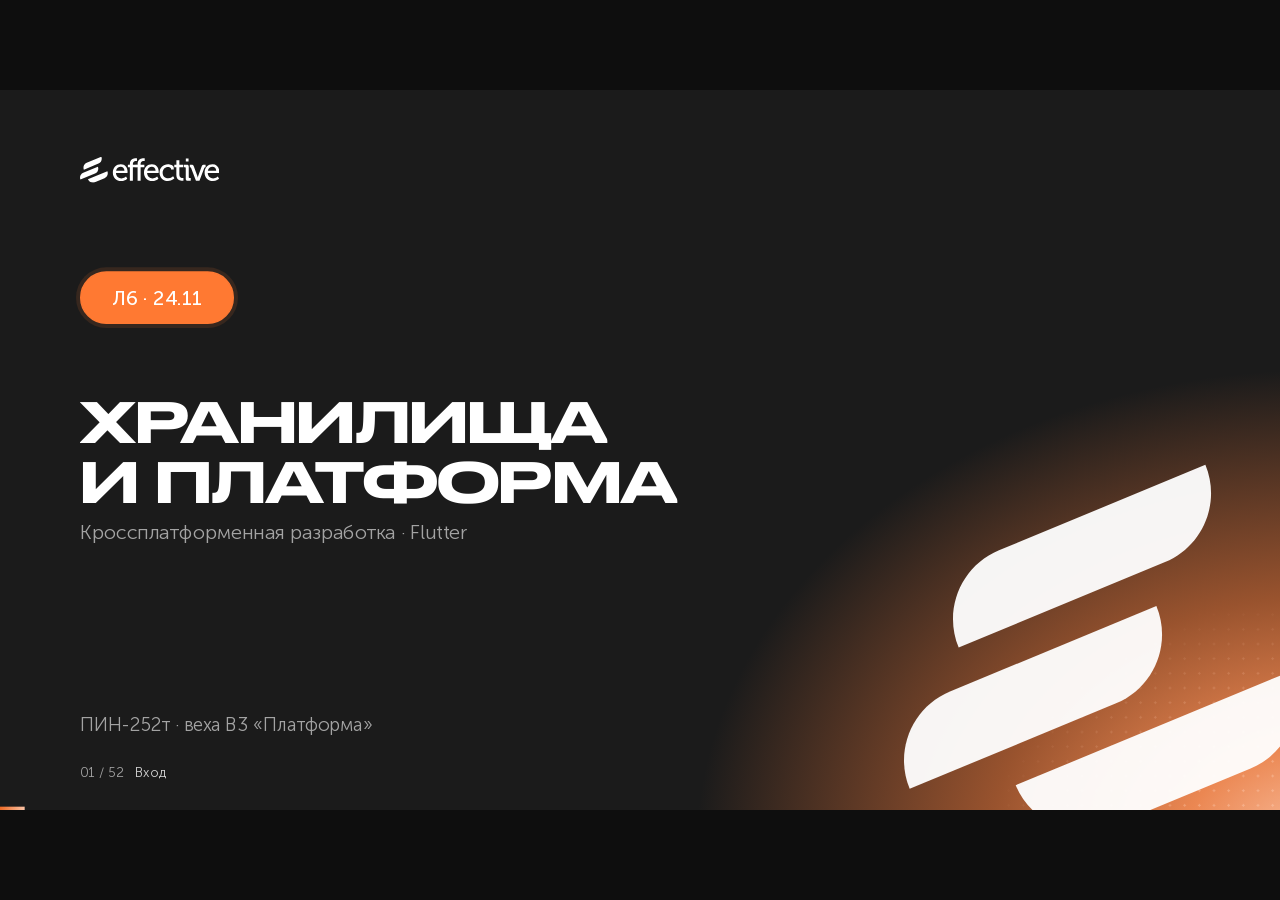
<file: index.html>
<!doctype html>
<html lang="ru" data-style="graphite">
<head>
<meta charset="utf-8">
<meta name="viewport" content="width=device-width,initial-scale=1">
<title>Л6 · Хранилища и платформа · Effective</title>
<link rel="stylesheet" href="css/deck.css?v=20261124060730">
<link rel="stylesheet" href="css/widgets.css?v=20261124060730">
<link rel="stylesheet" href="css/w-teams-roles.css?v=20261124060730">
<link rel="stylesheet" href="css/w-harness.css?v=20261124060730">
<link rel="stylesheet" href="css/w-process.css?v=20261124060730">
<link rel="stylesheet" href="css/w-process2.css?v=20261124060730">
<link rel="stylesheet" href="css/w-rules.css?v=20261124060730">
<link rel="stylesheet" href="css/w-final.css?v=20261124060730">
<link rel="stylesheet" href="css/helpers.css?v=20261124060730">
<link rel="stylesheet" href="css/w-l2.css?v=20261124060730">
<link rel="stylesheet" href="css/w-l3.css?v=20261124060730">
<link rel="stylesheet" href="css/w-l6.css?v=20261124060730">
</head>
<body>
<div class="viewport">
  <div class="stage" data-glow="br">
    <div class="bg"><div class="bg-glow"></div><div class="bg-dots"></div></div>
    <div class="hud"></div>
    <div class="hint">→ / ← · N — заметки · M — список · F — во весь экран</div>
    <div class="progress"></div>
  </div>
</div>
<div class="notes"></div>
<nav class="menu"></nav>

<script src="js/engine.js?v=20261124060730"></script>
<script src="js/place.js?v=20261124060730"></script>
<script src="js/bus.js?v=20261124060730"></script>
<script src="slides/0-open.js?v=20261124060730"></script>
<script src="slides/1-map.js?v=20261124060730"></script>
<script src="slides/2-kv.js?v=20261124060730"></script>
<script src="slides/3-cache.js?v=20261124060730"></script>
<script src="slides/4-security.js?v=20261124060730"></script>
<script src="slides/5-web.js?v=20261124060730"></script>
<script src="slides/6-rel.js?v=20261124060730"></script>
<script src="slides/7-sqlite.js?v=20261124060730"></script>
<script src="slides/8-native.js?v=20261124060730"></script>
<script src="slides/9-exit.js?v=20261124060730"></script>
</body>
</html>
</file>
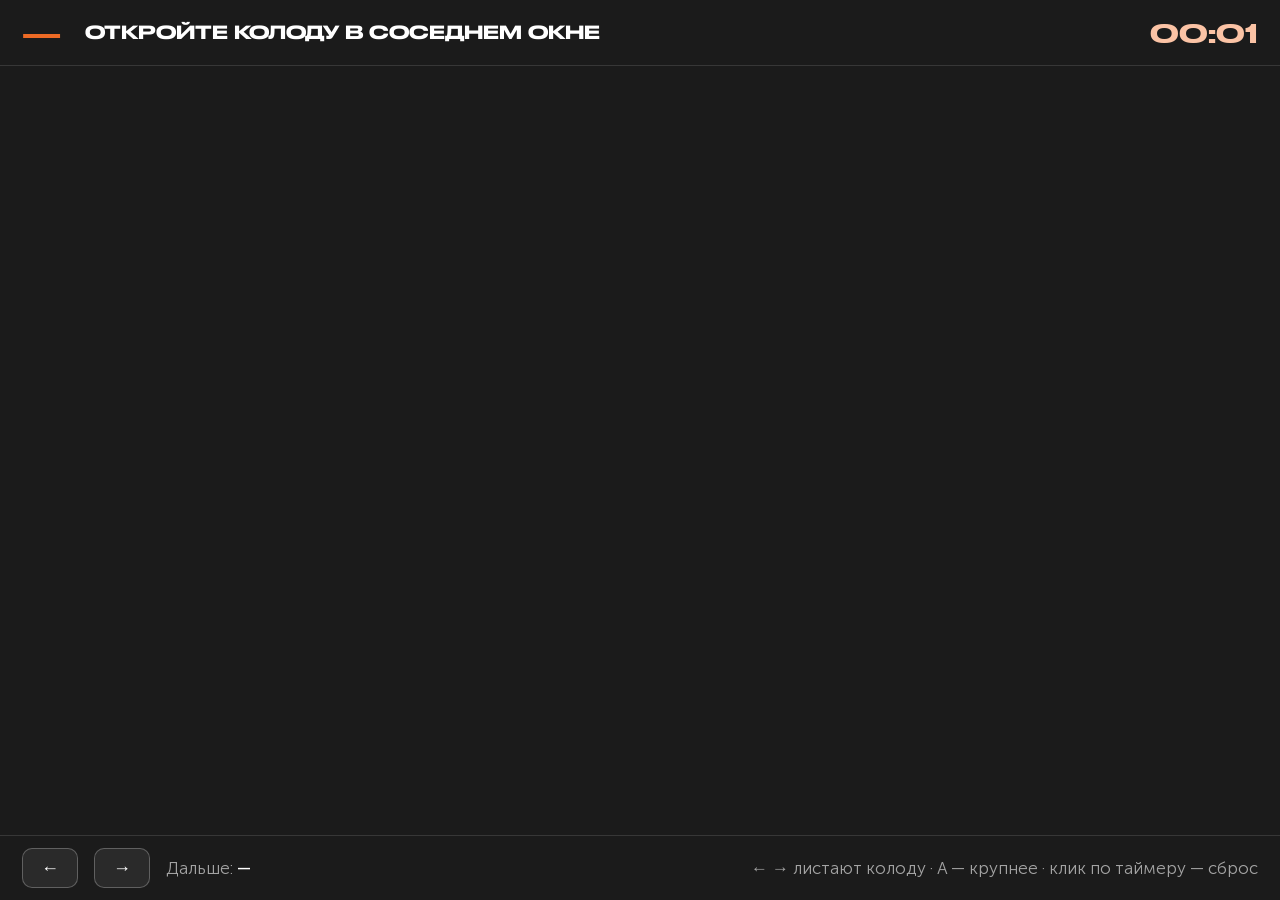
<file: presenter.html>
<!doctype html>
<html lang="ru"><head><meta charset="utf-8"><title>Ведущий · Л6</title>
<style>
@font-face{font-family:Museo;src:url(assets/fonts/MuseoSansCyrl_300.woff2) format("woff2");font-weight:300}
@font-face{font-family:Museo;src:url(assets/fonts/MuseoSansCyrl_500.woff2) format("woff2");font-weight:500}
@font-face{font-family:Druk;src:url(assets/fonts/DrukWideLCG_Medium.woff2) format("woff2")}
*{box-sizing:border-box}
body{margin:0;background:#1b1b1b;color:#fff;font:300 22px/1.55 Museo,Arial,sans-serif;display:grid;grid-template-rows:auto 1fr auto;height:100vh}
header{display:flex;gap:24px;align-items:center;padding:14px 22px;border-bottom:1px solid rgba(255,255,255,.12)}
.num{font:500 30px Druk,Arial;color:#ed6a25}
.ttl{font:500 18px/1.3 Druk,Arial;text-transform:uppercase}
.tm{margin-left:auto;font:500 26px Druk,Arial;color:#fbc3a5;cursor:pointer}
main{overflow:auto;padding:20px 26px 40px}
main p{margin:0 0 14px}
main .cue{color:#ed6a25;font-style:italic;font-size:18px}
main code{font:.85em ui-monospace,Consolas,monospace;color:#fbc3a5}
footer{display:flex;gap:16px;align-items:center;padding:12px 22px;border-top:1px solid rgba(255,255,255,.12);color:rgba(255,255,255,.6);font-size:17px}
footer b{color:#fff;font-weight:500}
button{font:500 18px Museo;background:#2a2a2a;color:#fff;border:1px solid rgba(255,255,255,.25);border-radius:10px;padding:8px 18px;cursor:pointer}
.big main{font-size:28px}
</style></head><body>
<header><span class="num" id="n">—</span><span class="ttl" id="t">Откройте колоду в соседнем окне</span><span class="tm" id="tm" title="клик — сброс">00:00</span></header>
<main id="m"></main>
<footer><button id="pv">←</button><button id="nx">→</button><span>Дальше: <b id="nt">—</b></span><span style="margin-left:auto">← → листают колоду · A — крупнее · клик по таймеру — сброс</span></footer>
<script>
const bus = new BroadcastChannel('l6-deck'), secs = {}, titles = {};
let start = Date.now();
fetch('speech.html?v=20261124060730').then(r => r.text()).then(h => {
  const d = new DOMParser().parseFromString(h, 'text/html');
  d.querySelectorAll('main h2').forEach(h2 => {
    const k = +h2.id.slice(1); titles[k] = h2.textContent; let html = '', e = h2.nextElementSibling;
    while (e && !/^H[12]$/.test(e.tagName)) { html += e.outerHTML; e = e.nextElementSibling; }
    secs[k] = html;
  });
  bus.postMessage({ type: 'hello' });
});
bus.onmessage = ({ data: m }) => {
  if (m.type !== 'slide') return;
  const k = m.i + 1;
  n.textContent = `${String(k).padStart(2, '0')} / ${m.total}`;
  t.textContent = titles[k] || '';
  document.getElementById('m').innerHTML = secs[k] || '<p class="cue">Речи для этого слайда нет</p>';
  document.getElementById('m').scrollTop = 0;
  nt.textContent = titles[k + 1] || 'конец';
};
nx.onclick = () => bus.postMessage({ type: 'next' });
pv.onclick = () => bus.postMessage({ type: 'prev' });
addEventListener('keydown', e => {
  if (['ArrowRight', 'PageDown', ' '].includes(e.key)) { e.preventDefault(); bus.postMessage({ type: 'next' }); }
  else if (['ArrowLeft', 'PageUp'].includes(e.key)) { e.preventDefault(); bus.postMessage({ type: 'prev' }); }
  else if (e.key === 'a' || e.key === 'ф') document.body.classList.toggle('big');
});
tm.onclick = () => { start = Date.now(); };
setInterval(() => { const s = Math.floor((Date.now() - start) / 1000); tm.textContent = `${String(Math.floor(s / 60)).padStart(2, '0')}:${String(s % 60).padStart(2, '0')}`; }, 1000);
</script></body></html>
</file>
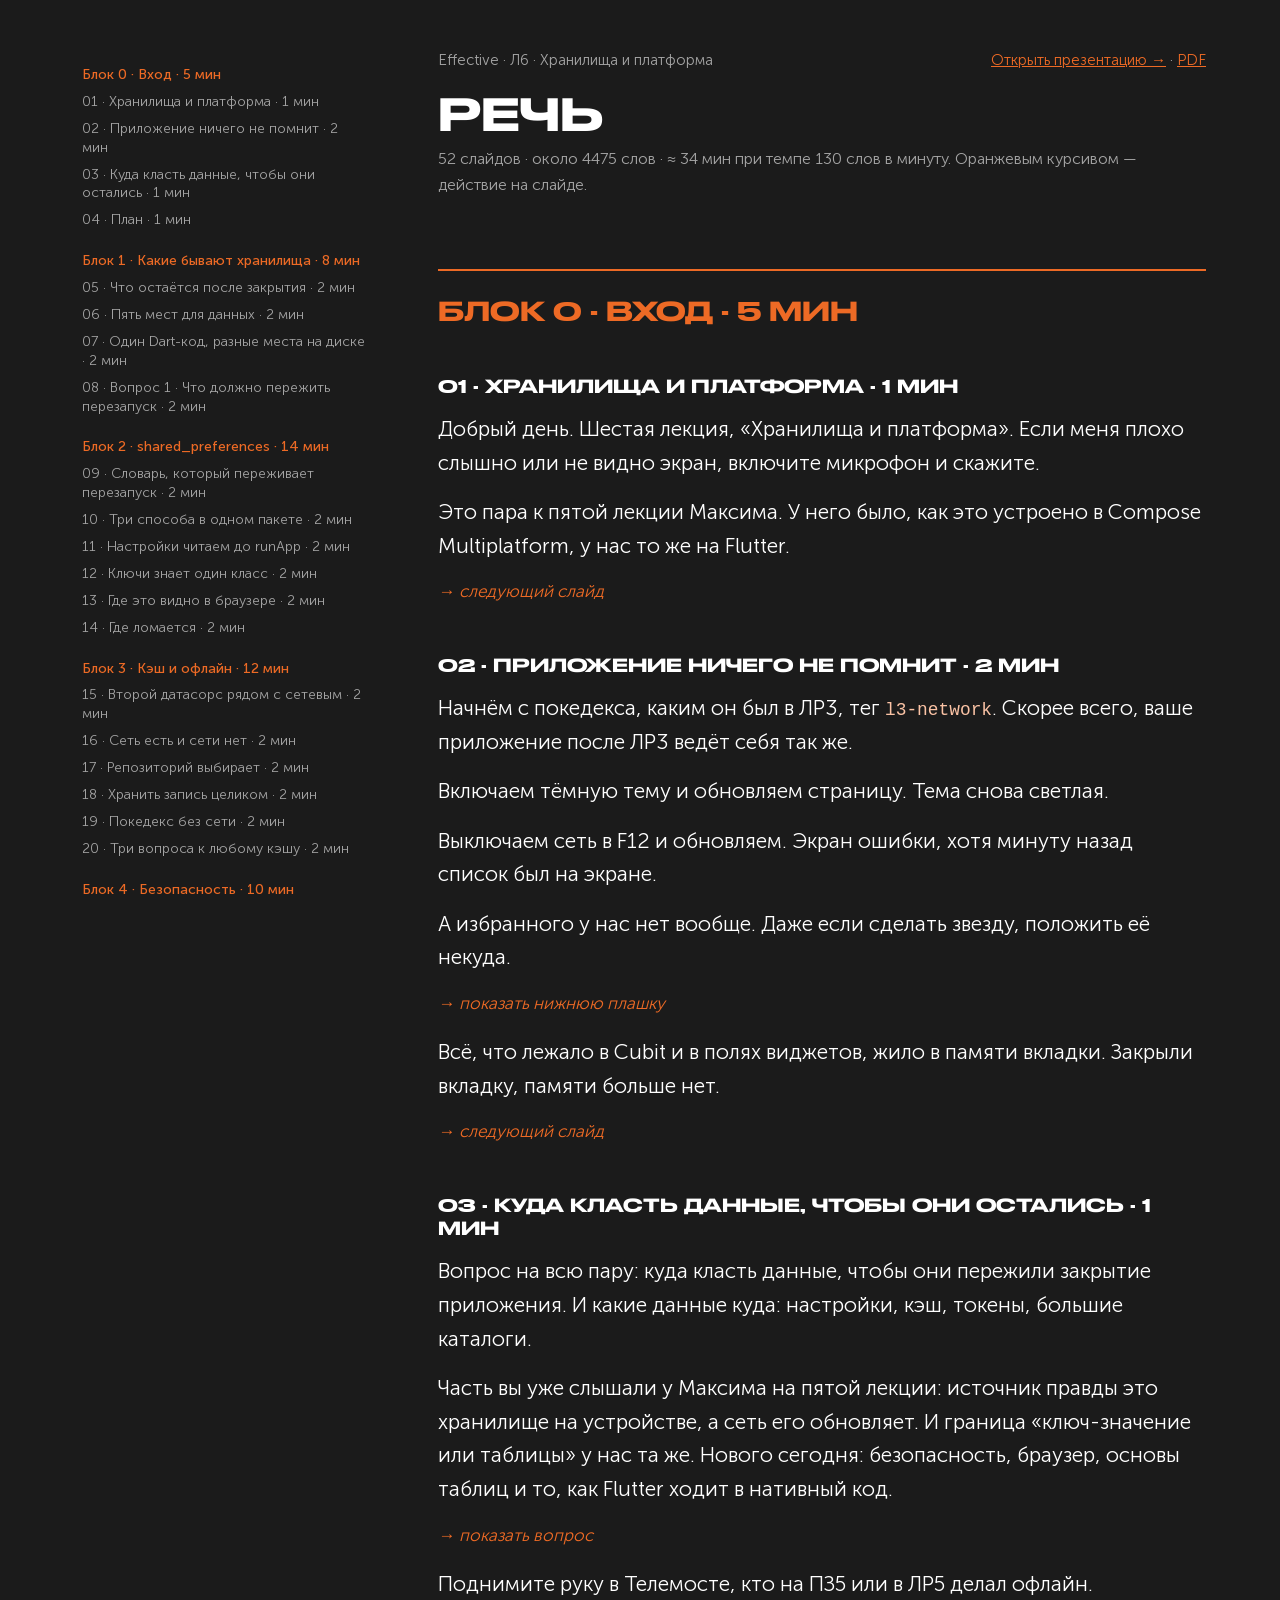
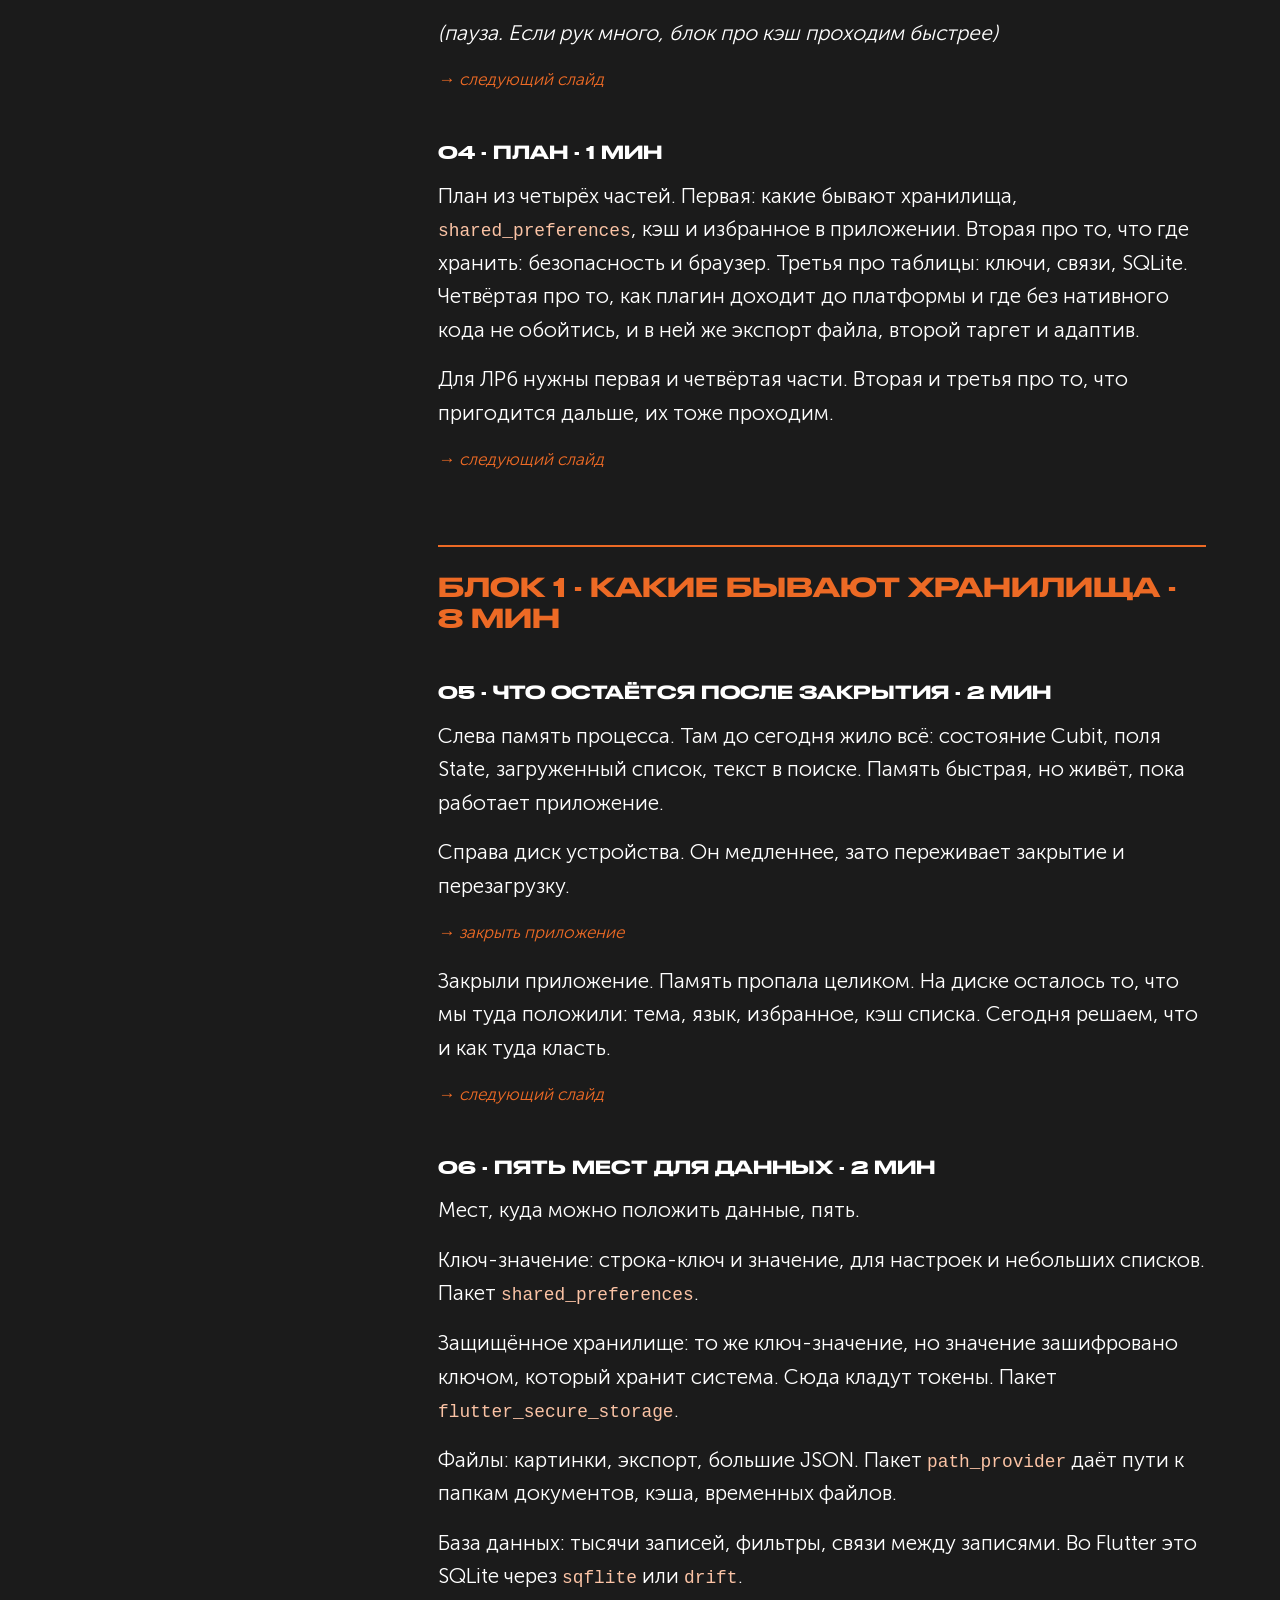
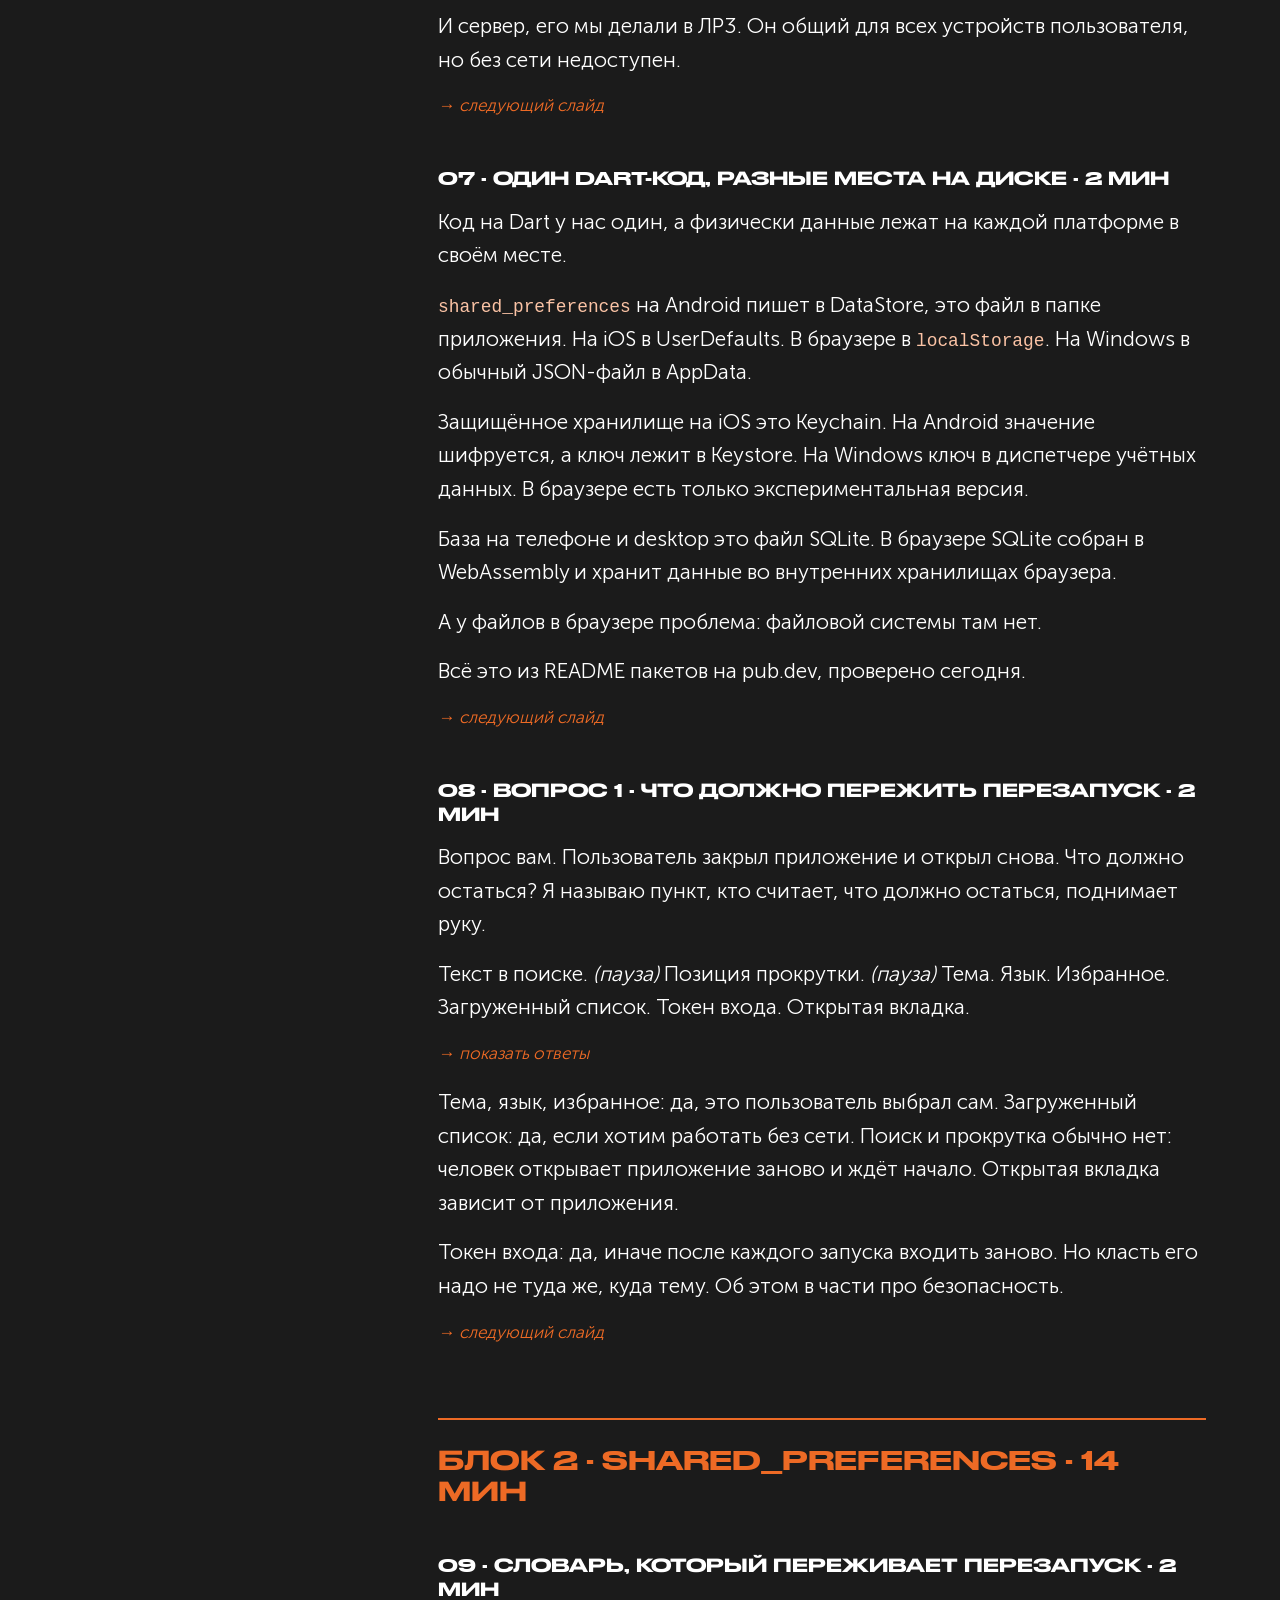
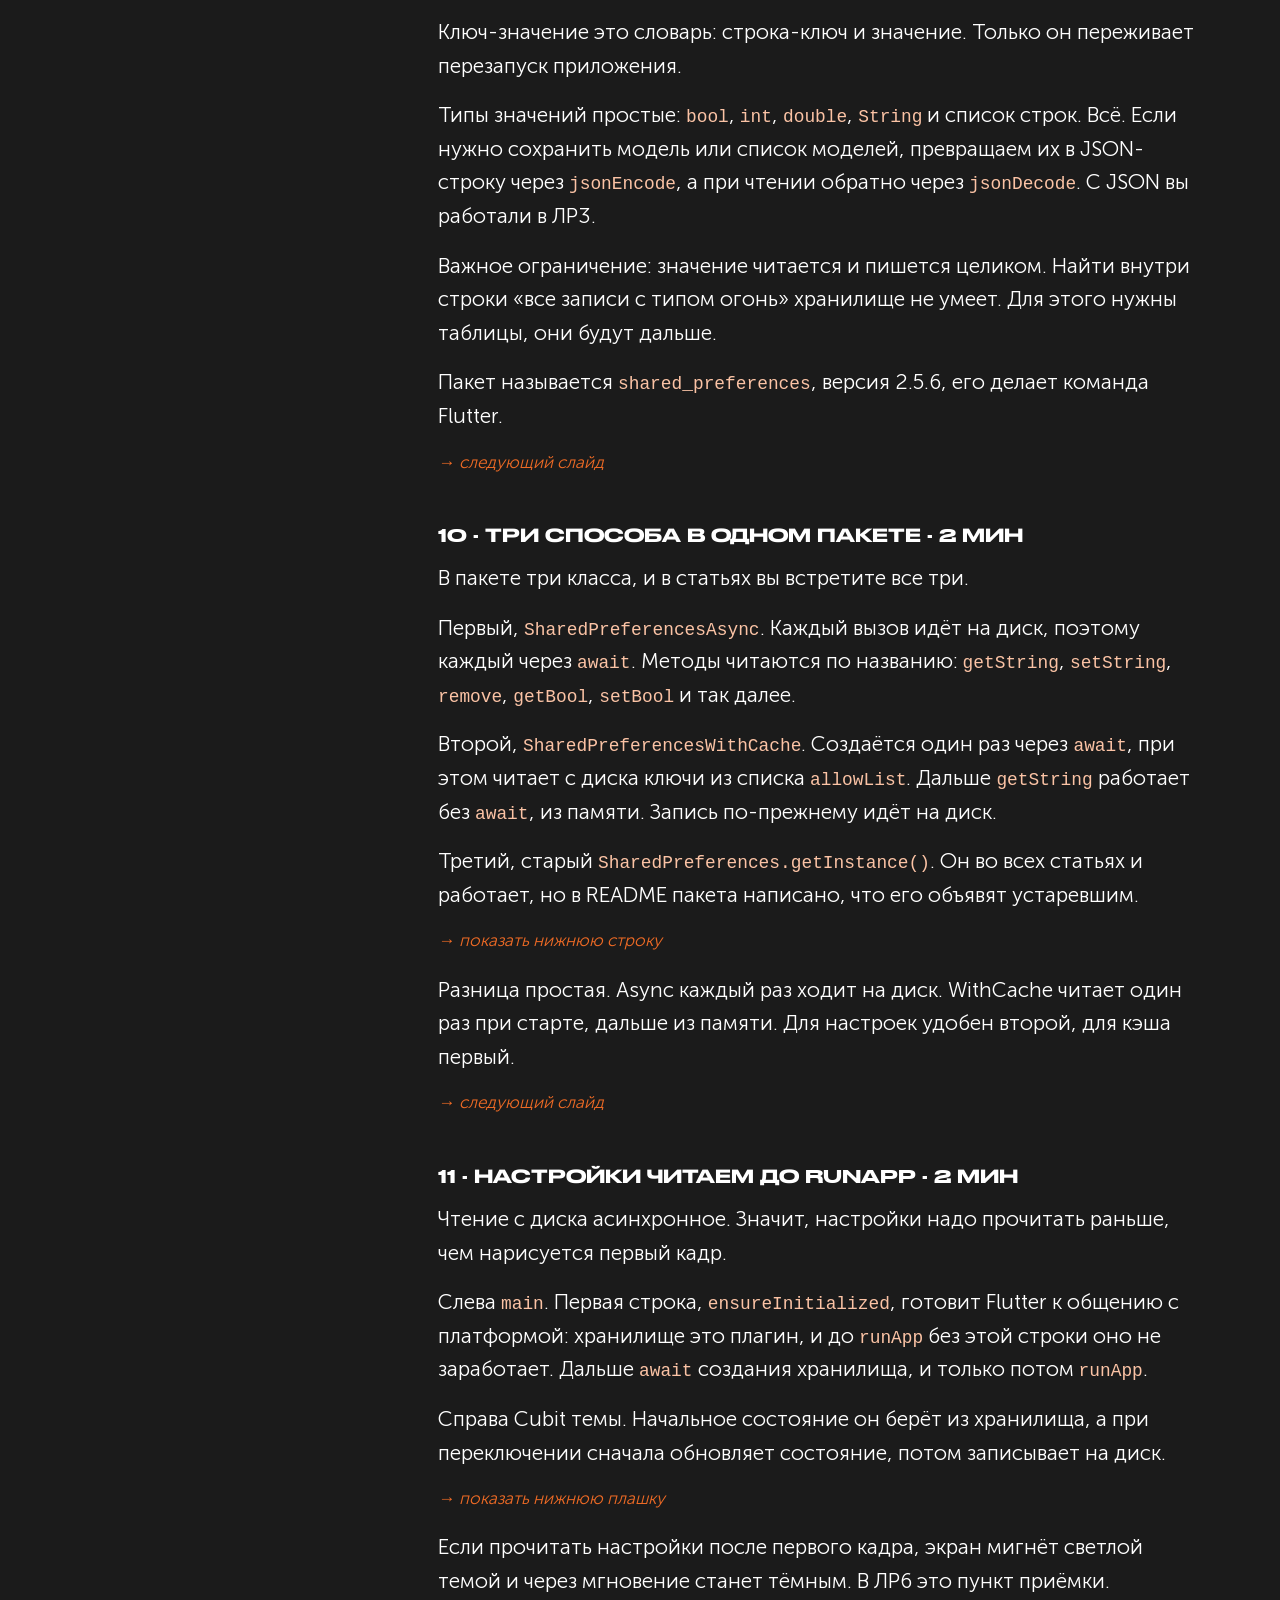
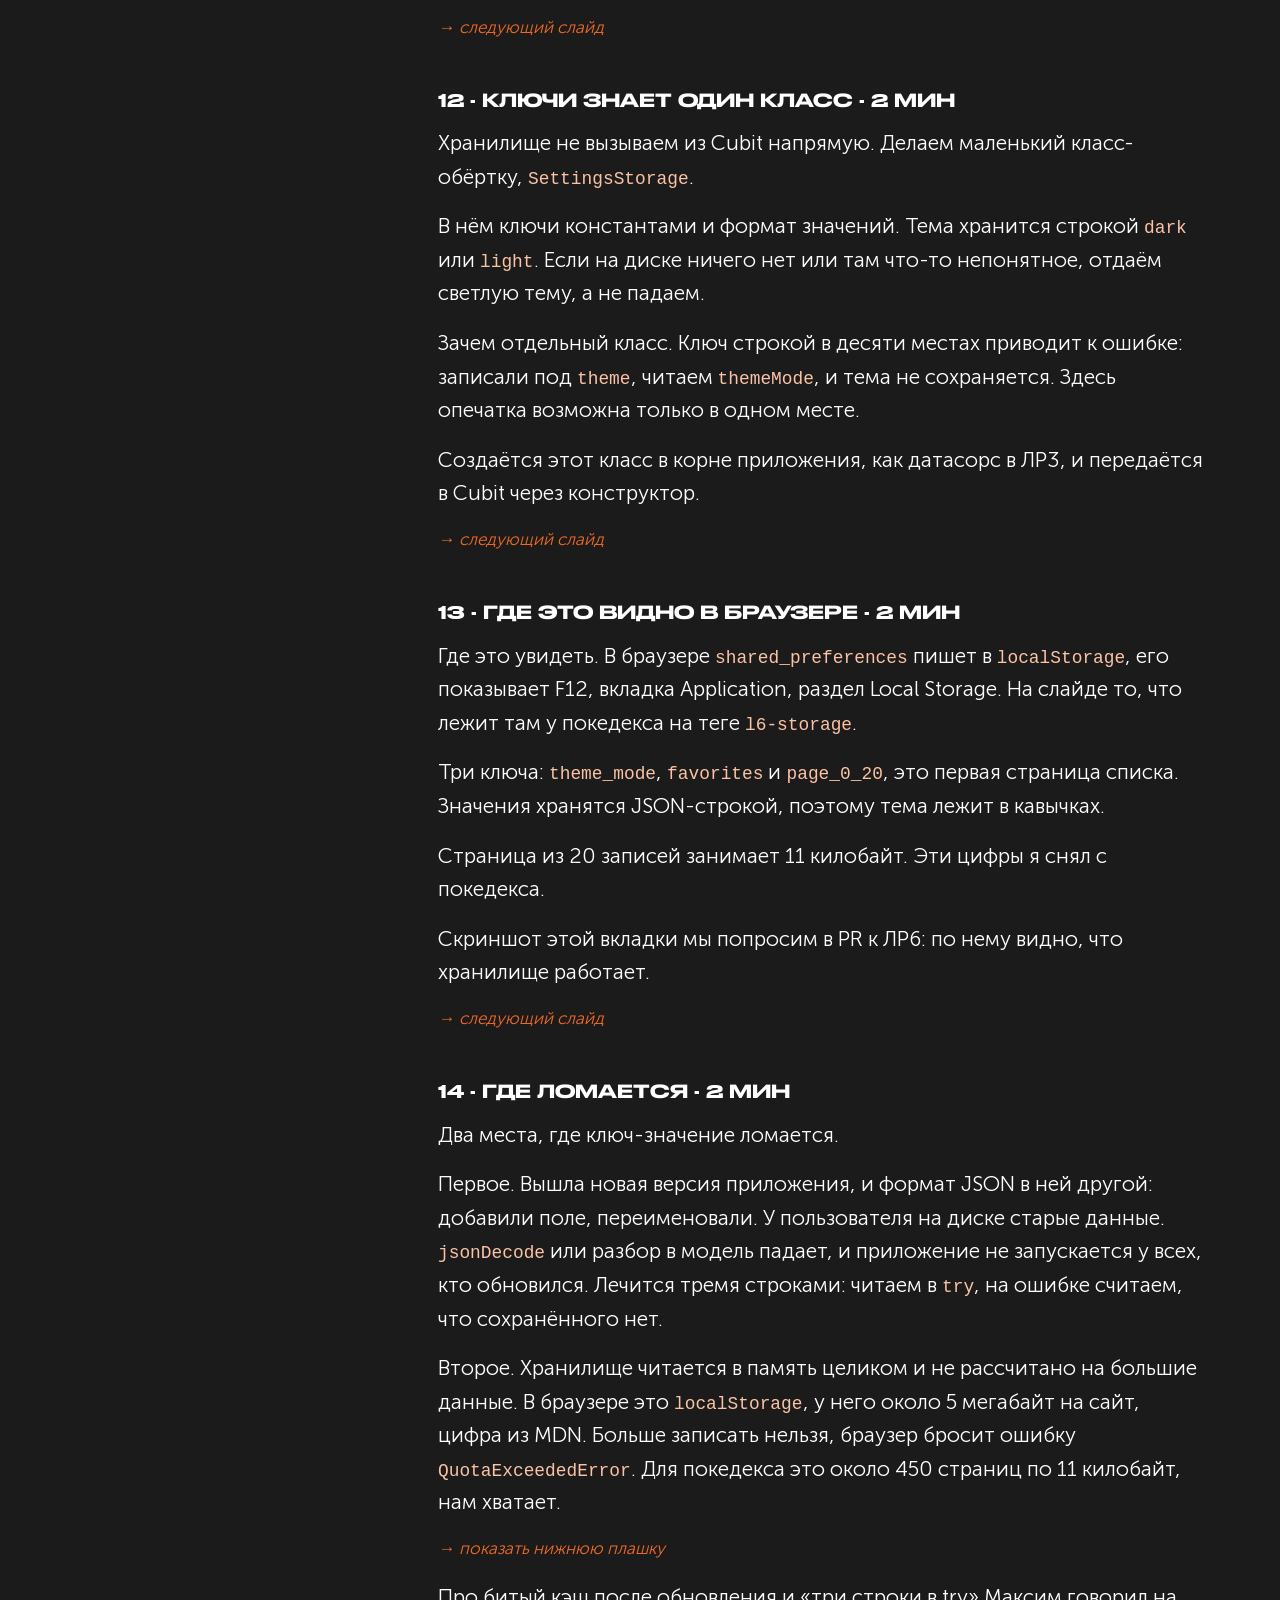
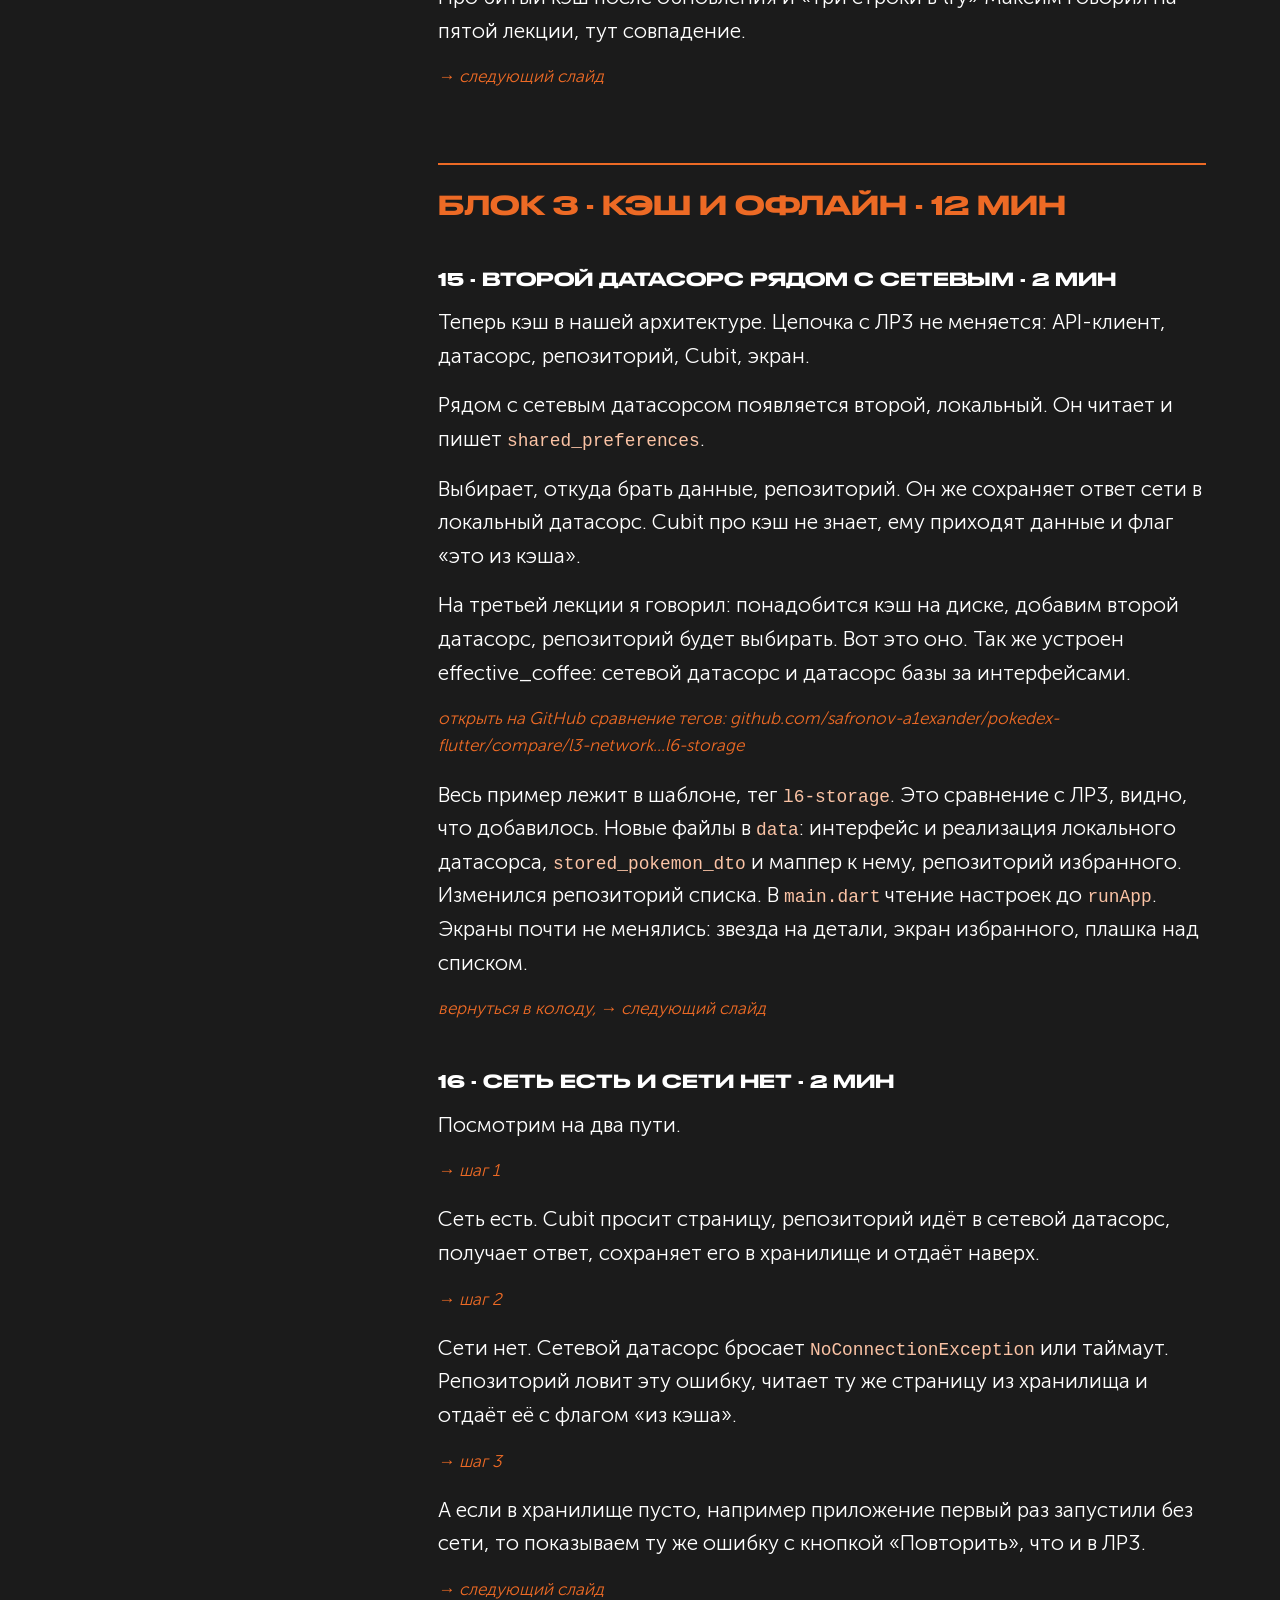
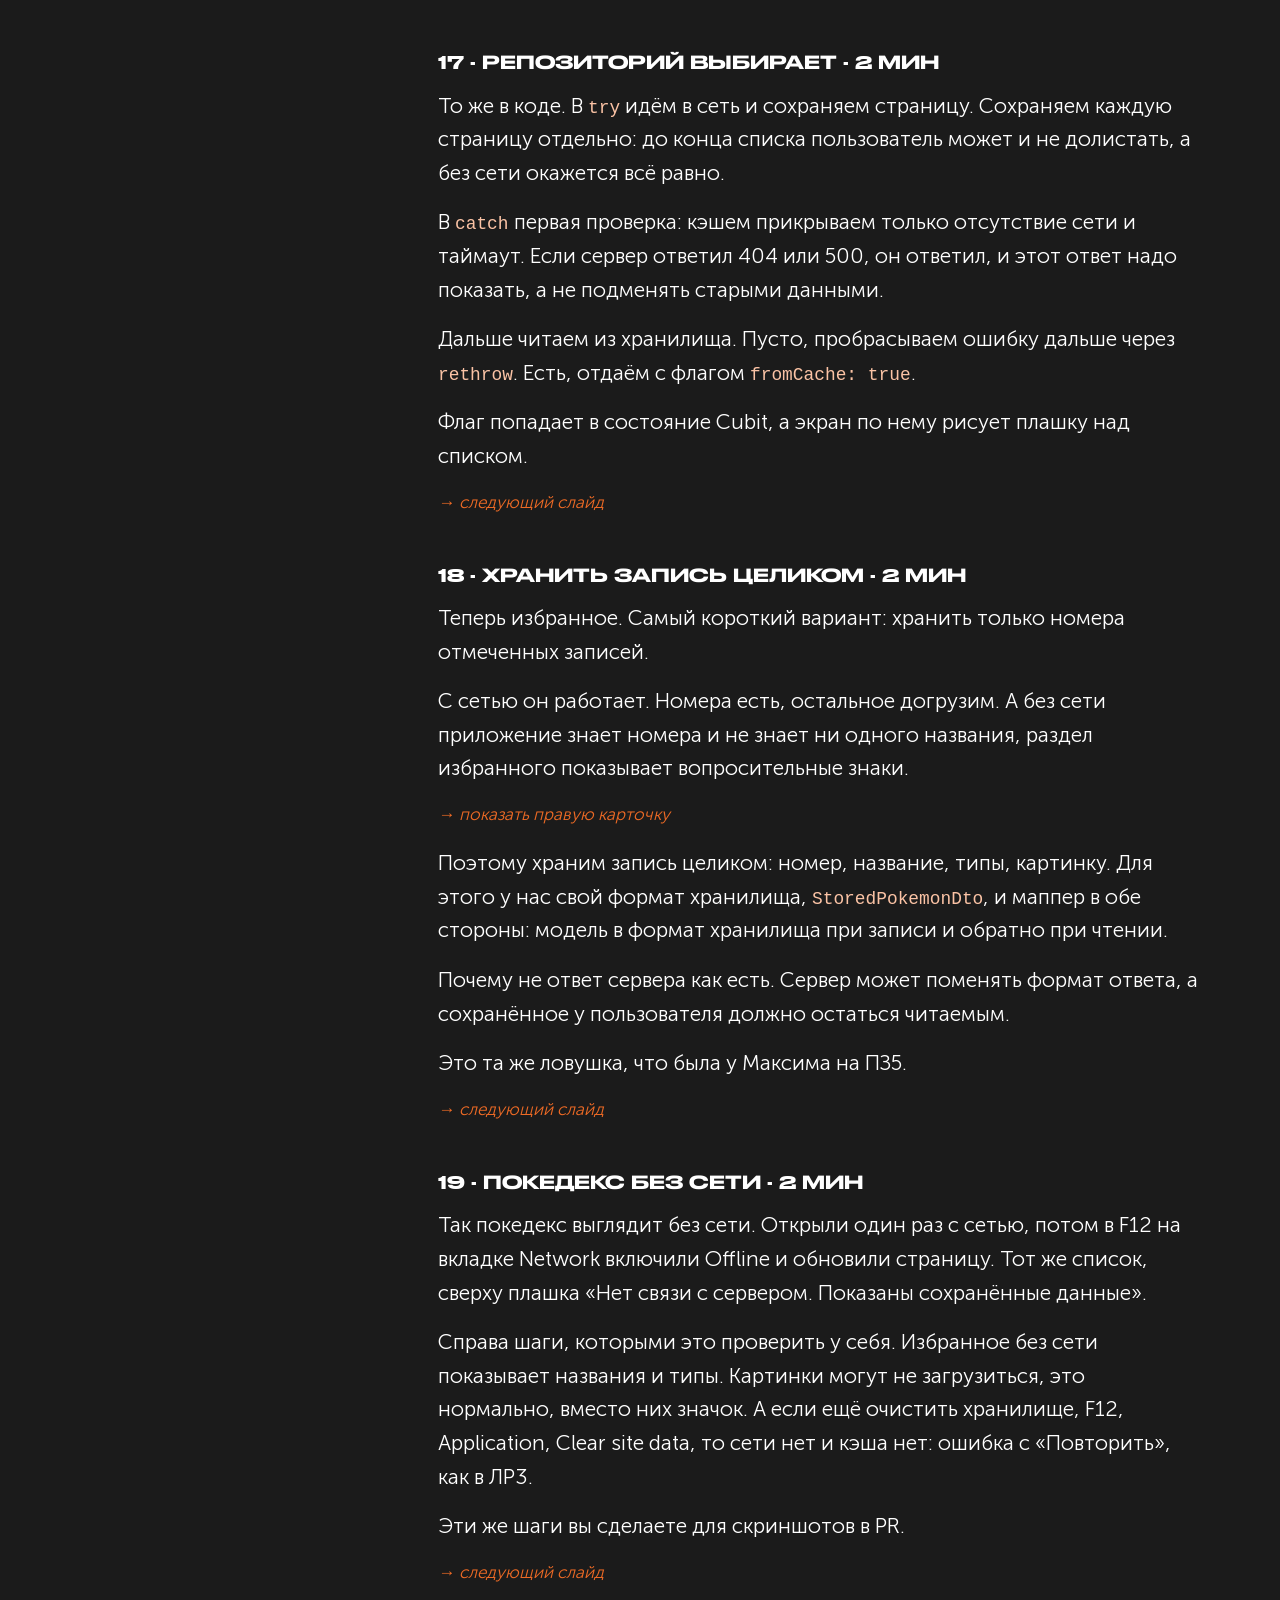
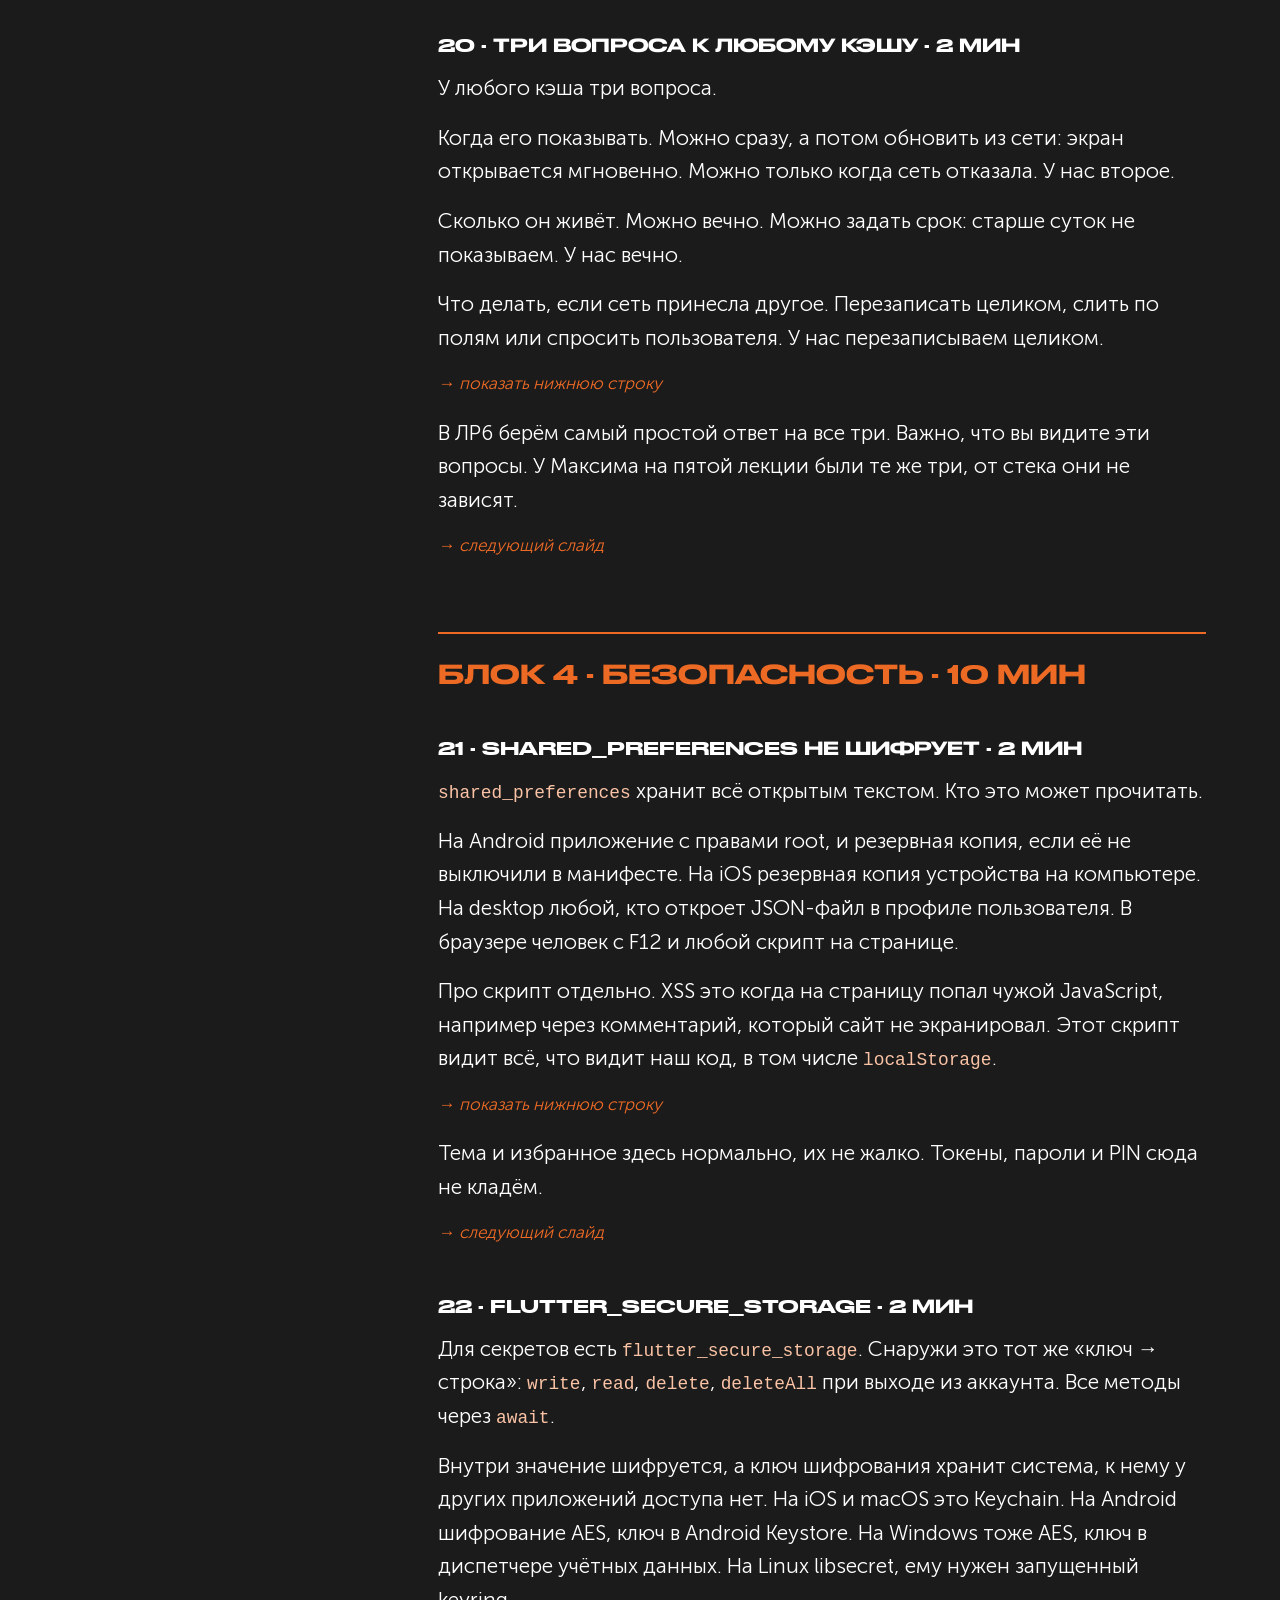
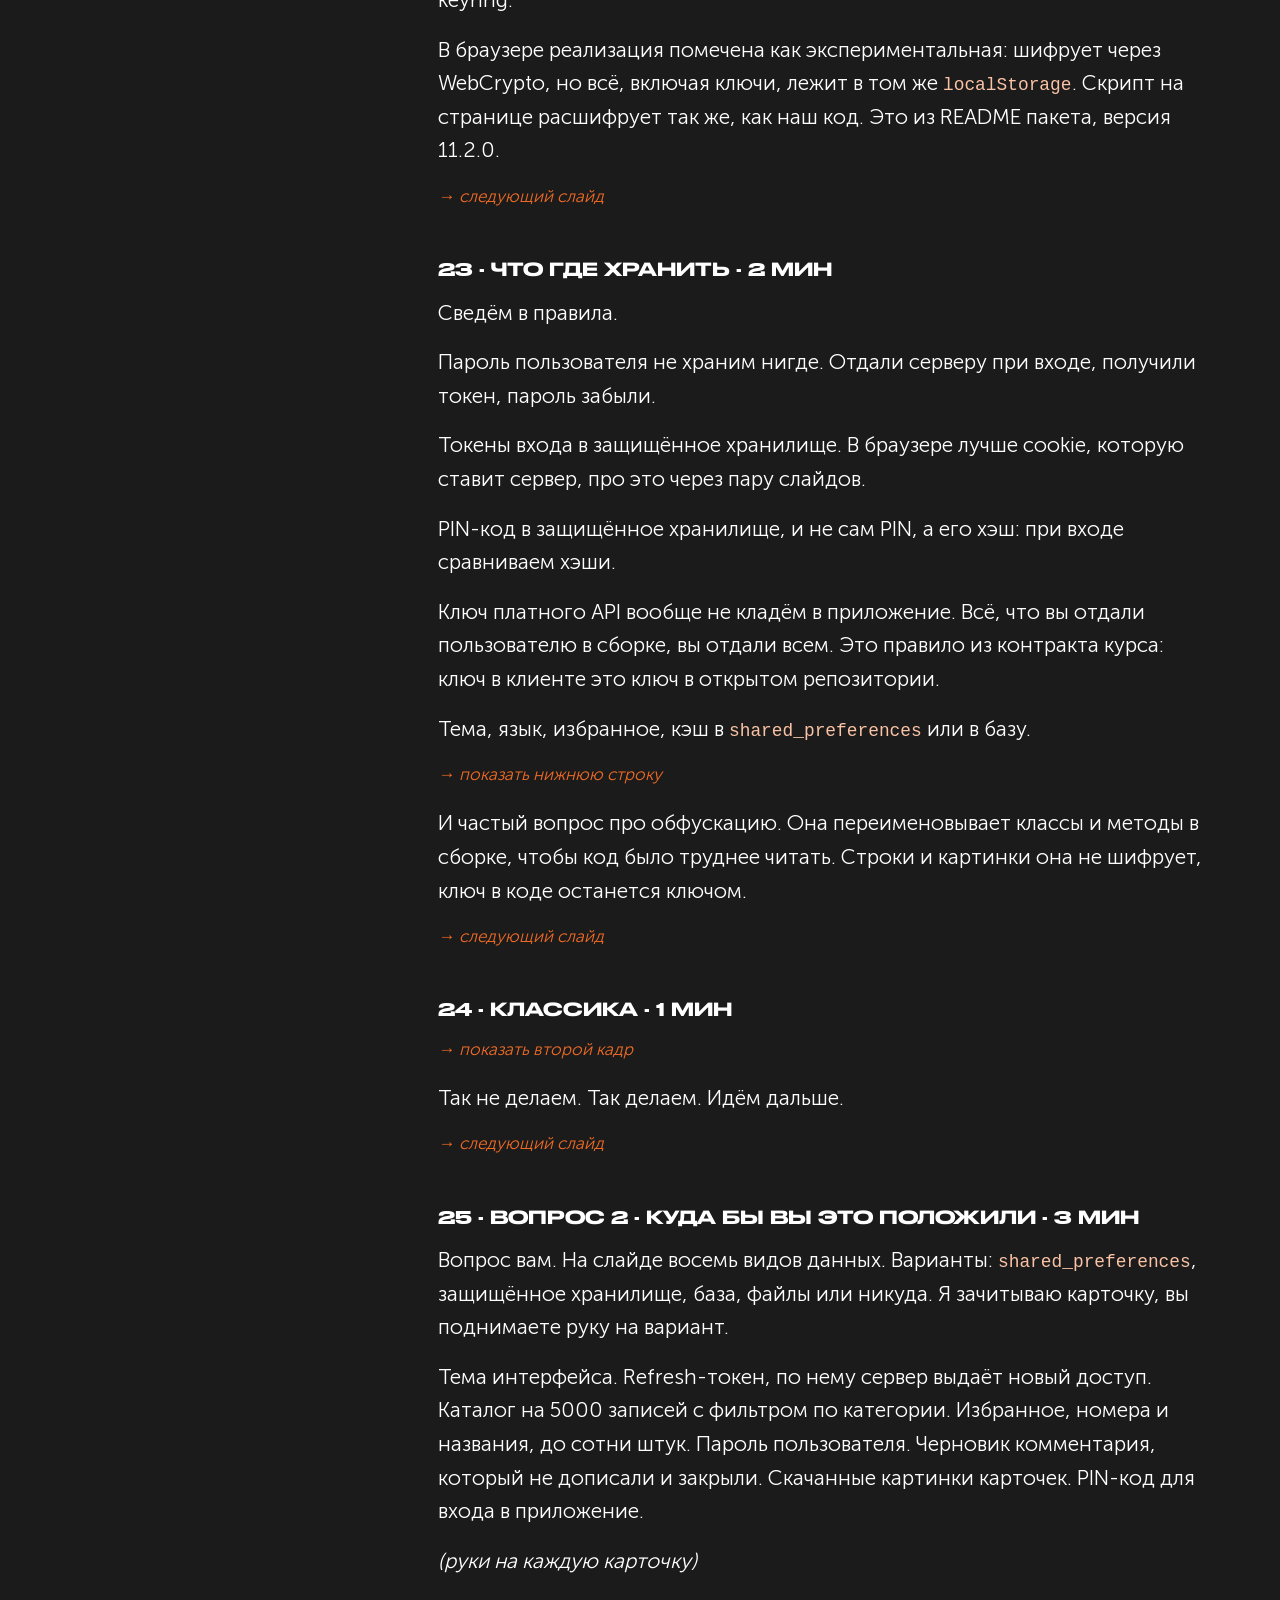
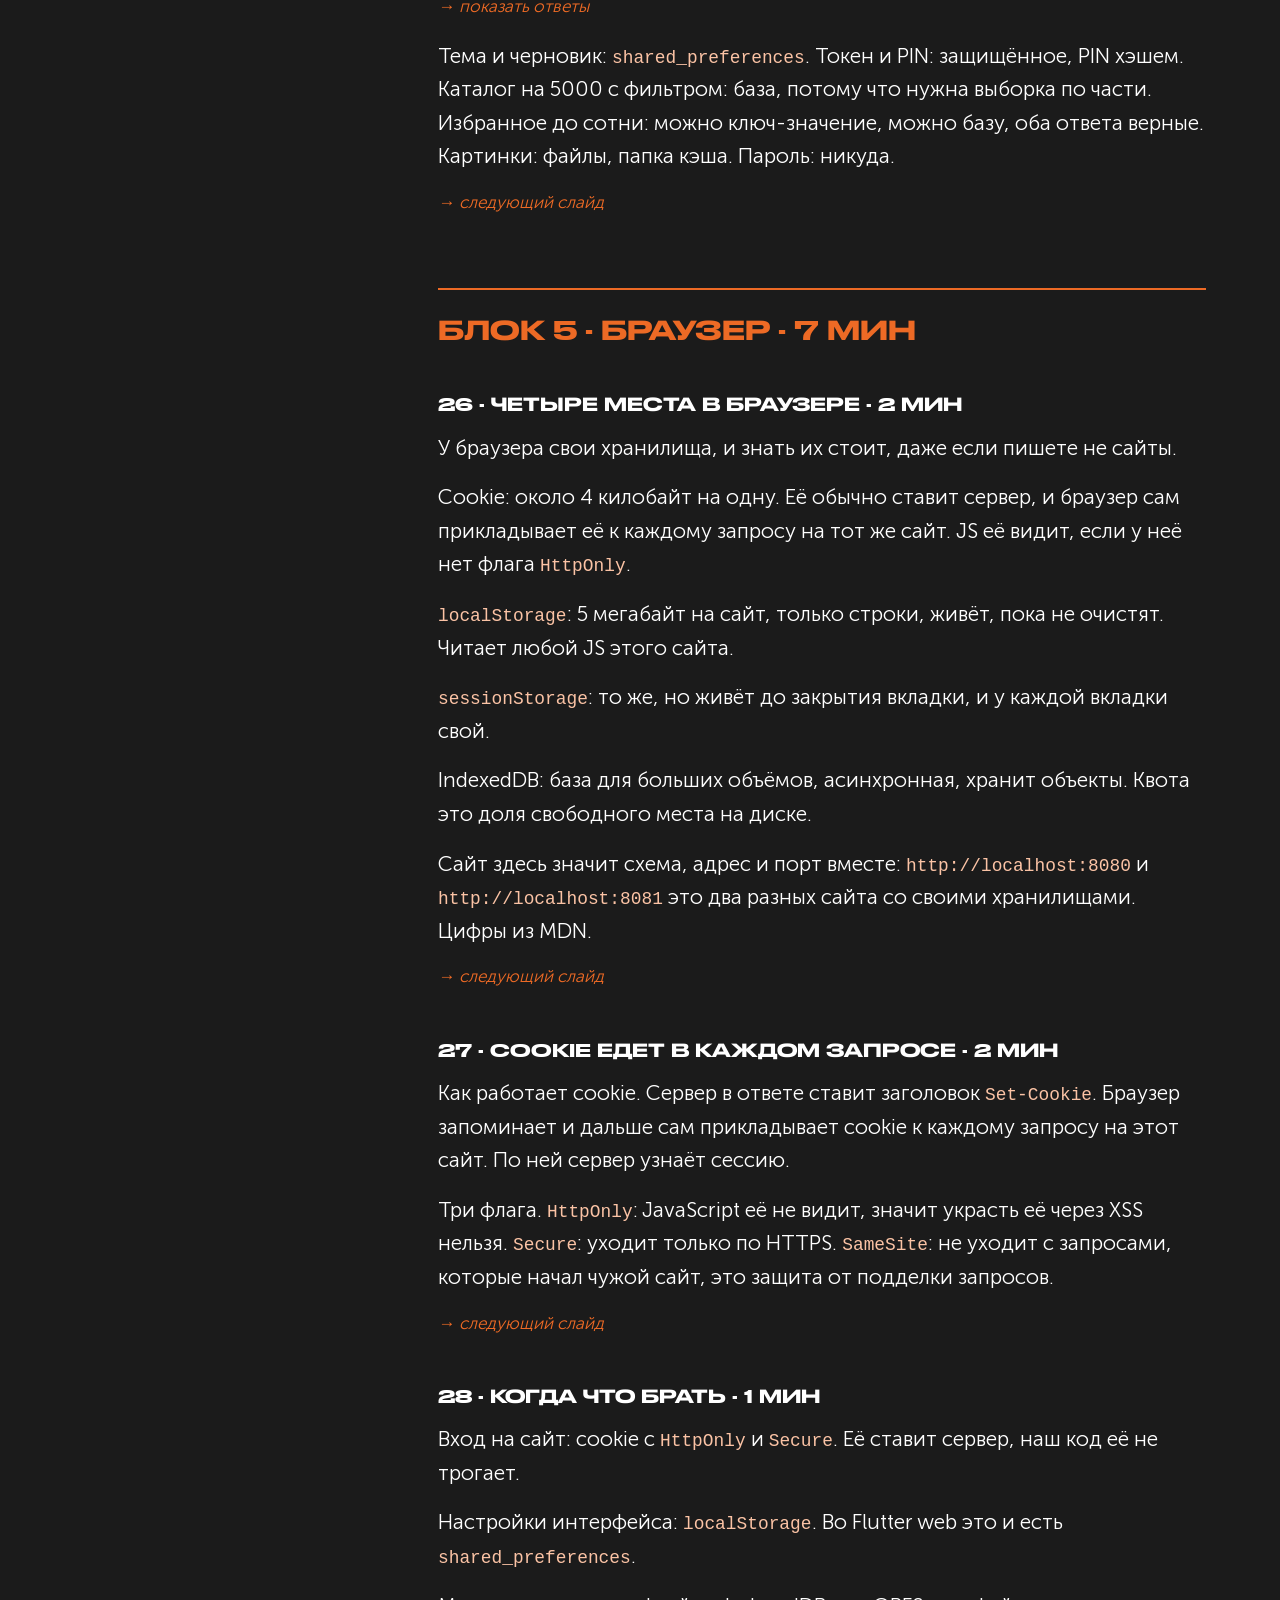
<file: speech.html>
<!doctype html>
<html lang="ru"><head><meta charset="utf-8"><meta name="viewport" content="width=device-width,initial-scale=1">
<title>Речь · Л6 · Хранилища и платформа</title>
<style>
@font-face{font-family:Druk;src:url(assets/fonts/DrukWideLCG_Medium.woff2) format("woff2")}
@font-face{font-family:Museo;src:url(assets/fonts/MuseoSansCyrl_300.woff2) format("woff2");font-weight:300}
@font-face{font-family:Museo;src:url(assets/fonts/MuseoSansCyrl_500.woff2) format("woff2");font-weight:500}
:root{--bg:#1b1b1b;--fg:#fff;--mu:rgba(255,255,255,.6);--ac:#ed6a25;--line:rgba(255,255,255,.12)}
*{box-sizing:border-box}
body{margin:0;background:var(--bg);color:var(--fg);font:300 21px/1.6 Museo,Arial,sans-serif;-webkit-font-smoothing:antialiased}
.wrap{display:grid;grid-template-columns:300px minmax(0,780px);gap:64px;max-width:1180px;margin:0 auto;padding:48px 24px 120px}
nav{position:sticky;top:24px;align-self:start;max-height:calc(100vh - 48px);overflow:auto;font-size:14px;line-height:1.35}
nav a{display:block;color:var(--mu);text-decoration:none;padding:4px 8px;border-radius:6px}
nav a:hover{background:rgba(237,106,37,.18);color:#fff}
nav a.tb{color:var(--ac);font-weight:500;margin-top:14px}
header .top{display:flex;justify-content:space-between;gap:16px;flex-wrap:wrap;color:var(--mu);font-size:15px}
header a{color:var(--ac)}
.ttl{font:500 44px/1.05 Druk,Arial,sans-serif;text-transform:uppercase;margin:18px 0 10px}
.meta{color:var(--mu);font-size:16px}
h1{font:500 26px/1.2 Druk,Arial,sans-serif;text-transform:uppercase;color:var(--ac);margin:72px 0 0;padding-top:24px;border-top:2px solid var(--ac)}
h2{font:500 18px/1.3 Druk,Arial,sans-serif;text-transform:uppercase;margin:48px 0 14px;scroll-margin-top:20px}
p{margin:0 0 16px}
ul{margin:0 0 16px;padding-left:24px}
code{font:0.85em ui-monospace,Menlo,monospace;color:#fbc3a5}
.cue{color:var(--ac);font-style:italic;font-size:17px;margin:4px 0 18px}
@media (max-width:900px){.wrap{grid-template-columns:1fr;gap:24px}nav{position:static;max-height:none}.ttl{font-size:30px}}
</style></head><body><div class="wrap">
<nav><a class="tb" href="#b0">Блок 0 · Вход · 5 мин</a>
<a class="ts" href="#s01">01 · Хранилища и платформа · 1 мин</a>
<a class="ts" href="#s02">02 · Приложение ничего не помнит · 2 мин</a>
<a class="ts" href="#s03">03 · Куда класть данные, чтобы они остались · 1 мин</a>
<a class="ts" href="#s04">04 · План · 1 мин</a>
<a class="tb" href="#b1">Блок 1 · Какие бывают хранилища · 8 мин</a>
<a class="ts" href="#s05">05 · Что остаётся после закрытия · 2 мин</a>
<a class="ts" href="#s06">06 · Пять мест для данных · 2 мин</a>
<a class="ts" href="#s07">07 · Один Dart-код, разные места на диске · 2 мин</a>
<a class="ts" href="#s08">08 · Вопрос 1 · Что должно пережить перезапуск · 2 мин</a>
<a class="tb" href="#b2">Блок 2 · shared_preferences · 14 мин</a>
<a class="ts" href="#s09">09 · Словарь, который переживает перезапуск · 2 мин</a>
<a class="ts" href="#s10">10 · Три способа в одном пакете · 2 мин</a>
<a class="ts" href="#s11">11 · Настройки читаем до runApp · 2 мин</a>
<a class="ts" href="#s12">12 · Ключи знает один класс · 2 мин</a>
<a class="ts" href="#s13">13 · Где это видно в браузере · 2 мин</a>
<a class="ts" href="#s14">14 · Где ломается · 2 мин</a>
<a class="tb" href="#b3">Блок 3 · Кэш и офлайн · 12 мин</a>
<a class="ts" href="#s15">15 · Второй датасорс рядом с сетевым · 2 мин</a>
<a class="ts" href="#s16">16 · Сеть есть и сети нет · 2 мин</a>
<a class="ts" href="#s17">17 · Репозиторий выбирает · 2 мин</a>
<a class="ts" href="#s18">18 · Хранить запись целиком · 2 мин</a>
<a class="ts" href="#s19">19 · Покедекс без сети · 2 мин</a>
<a class="ts" href="#s20">20 · Три вопроса к любому кэшу · 2 мин</a>
<a class="tb" href="#b4">Блок 4 · Безопасность · 10 мин</a>
<a class="ts" href="#s21">21 · shared_preferences не шифрует · 2 мин</a>
<a class="ts" href="#s22">22 · flutter_secure_storage · 2 мин</a>
<a class="ts" href="#s23">23 · Что где хранить · 2 мин</a>
<a class="ts" href="#s24">24 · Классика · 1 мин</a>
<a class="ts" href="#s25">25 · Вопрос 2 · Куда бы вы это положили · 3 мин</a>
<a class="tb" href="#b5">Блок 5 · Браузер · 7 мин</a>
<a class="ts" href="#s26">26 · Четыре места в браузере · 2 мин</a>
<a class="ts" href="#s27">27 · Cookie едет в каждом запросе · 2 мин</a>
<a class="ts" href="#s28">28 · Когда что брать · 1 мин</a>
<a class="ts" href="#s29">29 · Где пропадают данные в браузере · 1 мин</a>
<a class="ts" href="#s30">30 · Вопрос 3 · Токен входа на сайте · 1 мин</a>
<a class="tb" href="#b6">Блок 6 · Таблицы · 12 мин</a>
<a class="ts" href="#s31">31 · Когда ключа-значения мало · 1 мин</a>
<a class="ts" href="#s32">32 · Таблица и первичный ключ · 2 мин</a>
<a class="ts" href="#s33">33 · Внешний ключ и связи · 2 мин</a>
<a class="ts" href="#s34">34 · Вопрос 4 · Сколько нужно таблиц · 2 мин</a>
<a class="ts" href="#s35">35 · Три правила построения таблиц · 2 мин</a>
<a class="ts" href="#s36">36 · Запрос на SQL · 1 мин</a>
<a class="ts" href="#s37">37 · Схема меняется, данные остаются · 2 мин</a>
<a class="tb" href="#b7">Блок 7 · SQLite во Flutter · 8 мин</a>
<a class="ts" href="#s38">38 · sqflite: SQL строками · 2 мин</a>
<a class="ts" href="#s39">39 · drift: таблицы классами Dart · 2 мин</a>
<a class="ts" href="#s40">40 · watch: экран обновляется сам · 2 мин</a>
<a class="ts" href="#s41">41 · Что выбрать · 2 мин</a>
<a class="tb" href="#b8">Блок 8 · Натив · 9 мин</a>
<a class="ts" href="#s42">42 · Момент решения · 2 мин</a>
<a class="ts" href="#s43">43 · shared_preferences изнутри · 2 мин</a>
<a class="ts" href="#s44">44 · Канал: сообщение по имени · 2 мин</a>
<a class="ts" href="#s45">45 · Как ещё ходят в натив · 1 мин</a>
<a class="ts" href="#s46">46 · Разное поведение в своём коде · 2 мин</a>
<a class="ts" href="#s47">47 · Две реализации одной функции · 2 мин</a>
<a class="ts" href="#s48">48 · Где без натива не обойтись · 1 мин</a>
<a class="tb" href="#b9">Блок 9 · ЛР6 · 7 мин</a>
<a class="ts" href="#s49">49 · ЛР6: что сдать · 2 мин</a>
<a class="ts" href="#s50">50 · Браузер и второй таргет · 2 мин</a>
<a class="ts" href="#s51">51 · Список и деталь рядом · 2 мин</a>
<a class="ts" href="#s52">52 · Что унести · 1 мин</a></nav>
<main><header><div class="top"><span>Effective · Л6 · Хранилища и платформа</span><span><a href="index.html">Открыть презентацию →</a> · <a href="deck.pdf">PDF</a></span></div>
<div class="ttl">Речь</div><div class="meta">52 слайдов · около 4475 слов · ≈ 34 мин при темпе 130 слов в минуту.
Оранжевым курсивом — действие на слайде.</div></header>
<h1 id="b0">Блок 0 · Вход · 5 мин</h1>
<h2 id="s01">01 · Хранилища и платформа · 1 мин</h2>
<p>Добрый день. Шестая лекция, «Хранилища и платформа». Если меня плохо слышно или не видно экран, включите микрофон и скажите.</p>
<p>Это пара к пятой лекции Максима. У него было, как это устроено в Compose Multiplatform, у нас то же на Flutter.</p>
<p class="cue">→ следующий слайд</p>
<h2 id="s02">02 · Приложение ничего не помнит · 2 мин</h2>
<p>Начнём с покедекса, каким он был в ЛР3, тег <code>l3-network</code>. Скорее всего, ваше приложение после ЛР3 ведёт себя так же.</p>
<p>Включаем тёмную тему и обновляем страницу. Тема снова светлая.</p>
<p>Выключаем сеть в F12 и обновляем. Экран ошибки, хотя минуту назад список был на экране.</p>
<p>А избранного у нас нет вообще. Даже если сделать звезду, положить её некуда.</p>
<p class="cue">→ показать нижнюю плашку</p>
<p>Всё, что лежало в Cubit и в полях виджетов, жило в памяти вкладки. Закрыли вкладку, памяти больше нет.</p>
<p class="cue">→ следующий слайд</p>
<h2 id="s03">03 · Куда класть данные, чтобы они остались · 1 мин</h2>
<p>Вопрос на всю пару: куда класть данные, чтобы они пережили закрытие приложения. И какие данные куда: настройки, кэш, токены, большие каталоги.</p>
<p>Часть вы уже слышали у Максима на пятой лекции: источник правды это хранилище на устройстве, а сеть его обновляет. И граница «ключ-значение или таблицы» у нас та же. Нового сегодня: безопасность, браузер, основы таблиц и то, как Flutter ходит в нативный код.</p>
<p class="cue">→ показать вопрос</p>
<p>Поднимите руку в Телемосте, кто на ПЗ5 или в ЛР5 делал офлайн.</p>
<p><i>(пауза. Если рук много, блок про кэш проходим быстрее)</i></p>
<p class="cue">→ следующий слайд</p>
<h2 id="s04">04 · План · 1 мин</h2>
<p>План из четырёх частей. Первая: какие бывают хранилища, <code>shared_preferences</code>, кэш и избранное в приложении. Вторая про то, что где хранить: безопасность и браузер. Третья про таблицы: ключи, связи, SQLite. Четвёртая про то, как плагин доходит до платформы и где без нативного кода не обойтись, и в ней же экспорт файла, второй таргет и адаптив.</p>
<p>Для ЛР6 нужны первая и четвёртая части. Вторая и третья про то, что пригодится дальше, их тоже проходим.</p>
<p class="cue">→ следующий слайд</p>
<h1 id="b1">Блок 1 · Какие бывают хранилища · 8 мин</h1>
<h2 id="s05">05 · Что остаётся после закрытия · 2 мин</h2>
<p>Слева память процесса. Там до сегодня жило всё: состояние Cubit, поля State, загруженный список, текст в поиске. Память быстрая, но живёт, пока работает приложение.</p>
<p>Справа диск устройства. Он медленнее, зато переживает закрытие и перезагрузку.</p>
<p class="cue">→ закрыть приложение</p>
<p>Закрыли приложение. Память пропала целиком. На диске осталось то, что мы туда положили: тема, язык, избранное, кэш списка. Сегодня решаем, что и как туда класть.</p>
<p class="cue">→ следующий слайд</p>
<h2 id="s06">06 · Пять мест для данных · 2 мин</h2>
<p>Мест, куда можно положить данные, пять.</p>
<p>Ключ-значение: строка-ключ и значение, для настроек и небольших списков. Пакет <code>shared_preferences</code>.</p>
<p>Защищённое хранилище: то же ключ-значение, но значение зашифровано ключом, который хранит система. Сюда кладут токены. Пакет <code>flutter_secure_storage</code>.</p>
<p>Файлы: картинки, экспорт, большие JSON. Пакет <code>path_provider</code> даёт пути к папкам документов, кэша, временных файлов.</p>
<p>База данных: тысячи записей, фильтры, связи между записями. Во Flutter это SQLite через <code>sqflite</code> или <code>drift</code>.</p>
<p>И сервер, его мы делали в ЛР3. Он общий для всех устройств пользователя, но без сети недоступен.</p>
<p class="cue">→ следующий слайд</p>
<h2 id="s07">07 · Один Dart-код, разные места на диске · 2 мин</h2>
<p>Код на Dart у нас один, а физически данные лежат на каждой платформе в своём месте.</p>
<p><code>shared_preferences</code> на Android пишет в DataStore, это файл в папке приложения. На iOS в UserDefaults. В браузере в <code>localStorage</code>. На Windows в обычный JSON-файл в AppData.</p>
<p>Защищённое хранилище на iOS это Keychain. На Android значение шифруется, а ключ лежит в Keystore. На Windows ключ в диспетчере учётных данных. В браузере есть только экспериментальная версия.</p>
<p>База на телефоне и desktop это файл SQLite. В браузере SQLite собран в WebAssembly и хранит данные во внутренних хранилищах браузера.</p>
<p>А у файлов в браузере проблема: файловой системы там нет.</p>
<p>Всё это из README пакетов на pub.dev, проверено сегодня.</p>
<p class="cue">→ следующий слайд</p>
<h2 id="s08">08 · Вопрос 1 · Что должно пережить перезапуск · 2 мин</h2>
<p>Вопрос вам. Пользователь закрыл приложение и открыл снова. Что должно остаться? Я называю пункт, кто считает, что должно остаться, поднимает руку.</p>
<p>Текст в поиске. <i>(пауза)</i> Позиция прокрутки. <i>(пауза)</i> Тема. Язык. Избранное. Загруженный список. Токен входа. Открытая вкладка.</p>
<p class="cue">→ показать ответы</p>
<p>Тема, язык, избранное: да, это пользователь выбрал сам. Загруженный список: да, если хотим работать без сети. Поиск и прокрутка обычно нет: человек открывает приложение заново и ждёт начало. Открытая вкладка зависит от приложения.</p>
<p>Токен входа: да, иначе после каждого запуска входить заново. Но класть его надо не туда же, куда тему. Об этом в части про безопасность.</p>
<p class="cue">→ следующий слайд</p>
<h1 id="b2">Блок 2 · shared_preferences · 14 мин</h1>
<h2 id="s09">09 · Словарь, который переживает перезапуск · 2 мин</h2>
<p>Ключ-значение это словарь: строка-ключ и значение. Только он переживает перезапуск приложения.</p>
<p>Типы значений простые: <code>bool</code>, <code>int</code>, <code>double</code>, <code>String</code> и список строк. Всё. Если нужно сохранить модель или список моделей, превращаем их в JSON-строку через <code>jsonEncode</code>, а при чтении обратно через <code>jsonDecode</code>. С JSON вы работали в ЛР3.</p>
<p>Важное ограничение: значение читается и пишется целиком. Найти внутри строки «все записи с типом огонь» хранилище не умеет. Для этого нужны таблицы, они будут дальше.</p>
<p>Пакет называется <code>shared_preferences</code>, версия 2.5.6, его делает команда Flutter.</p>
<p class="cue">→ следующий слайд</p>
<h2 id="s10">10 · Три способа в одном пакете · 2 мин</h2>
<p>В пакете три класса, и в статьях вы встретите все три.</p>
<p>Первый, <code>SharedPreferencesAsync</code>. Каждый вызов идёт на диск, поэтому каждый через <code>await</code>. Методы читаются по названию: <code>getString</code>, <code>setString</code>, <code>remove</code>, <code>getBool</code>, <code>setBool</code> и так далее.</p>
<p>Второй, <code>SharedPreferencesWithCache</code>. Создаётся один раз через <code>await</code>, при этом читает с диска ключи из списка <code>allowList</code>. Дальше <code>getString</code> работает без <code>await</code>, из памяти. Запись по-прежнему идёт на диск.</p>
<p>Третий, старый <code>SharedPreferences.getInstance()</code>. Он во всех статьях и работает, но в README пакета написано, что его объявят устаревшим.</p>
<p class="cue">→ показать нижнюю строку</p>
<p>Разница простая. Async каждый раз ходит на диск. WithCache читает один раз при старте, дальше из памяти. Для настроек удобен второй, для кэша первый.</p>
<p class="cue">→ следующий слайд</p>
<h2 id="s11">11 · Настройки читаем до runApp · 2 мин</h2>
<p>Чтение с диска асинхронное. Значит, настройки надо прочитать раньше, чем нарисуется первый кадр.</p>
<p>Слева <code>main</code>. Первая строка, <code>ensureInitialized</code>, готовит Flutter к общению с платформой: хранилище это плагин, и до <code>runApp</code> без этой строки оно не заработает. Дальше <code>await</code> создания хранилища, и только потом <code>runApp</code>.</p>
<p>Справа Cubit темы. Начальное состояние он берёт из хранилища, а при переключении сначала обновляет состояние, потом записывает на диск.</p>
<p class="cue">→ показать нижнюю плашку</p>
<p>Если прочитать настройки после первого кадра, экран мигнёт светлой темой и через мгновение станет тёмным. В ЛР6 это пункт приёмки.</p>
<p class="cue">→ следующий слайд</p>
<h2 id="s12">12 · Ключи знает один класс · 2 мин</h2>
<p>Хранилище не вызываем из Cubit напрямую. Делаем маленький класс-обёртку, <code>SettingsStorage</code>.</p>
<p>В нём ключи константами и формат значений. Тема хранится строкой <code>dark</code> или <code>light</code>. Если на диске ничего нет или там что-то непонятное, отдаём светлую тему, а не падаем.</p>
<p>Зачем отдельный класс. Ключ строкой в десяти местах приводит к ошибке: записали под <code>theme</code>, читаем <code>themeMode</code>, и тема не сохраняется. Здесь опечатка возможна только в одном месте.</p>
<p>Создаётся этот класс в корне приложения, как датасорс в ЛР3, и передаётся в Cubit через конструктор.</p>
<p class="cue">→ следующий слайд</p>
<h2 id="s13">13 · Где это видно в браузере · 2 мин</h2>
<p>Где это увидеть. В браузере <code>shared_preferences</code> пишет в <code>localStorage</code>, его показывает F12, вкладка Application, раздел Local Storage. На слайде то, что лежит там у покедекса на теге <code>l6-storage</code>.</p>
<p>Три ключа: <code>theme_mode</code>, <code>favorites</code> и <code>page_0_20</code>, это первая страница списка. Значения хранятся JSON-строкой, поэтому тема лежит в кавычках.</p>
<p>Страница из 20 записей занимает 11 килобайт. Эти цифры я снял с покедекса.</p>
<p>Скриншот этой вкладки мы попросим в PR к ЛР6: по нему видно, что хранилище работает.</p>
<p class="cue">→ следующий слайд</p>
<h2 id="s14">14 · Где ломается · 2 мин</h2>
<p>Два места, где ключ-значение ломается.</p>
<p>Первое. Вышла новая версия приложения, и формат JSON в ней другой: добавили поле, переименовали. У пользователя на диске старые данные. <code>jsonDecode</code> или разбор в модель падает, и приложение не запускается у всех, кто обновился. Лечится тремя строками: читаем в <code>try</code>, на ошибке считаем, что сохранённого нет.</p>
<p>Второе. Хранилище читается в память целиком и не рассчитано на большие данные. В браузере это <code>localStorage</code>, у него около 5 мегабайт на сайт, цифра из MDN. Больше записать нельзя, браузер бросит ошибку <code>QuotaExceededError</code>. Для покедекса это около 450 страниц по 11 килобайт, нам хватает.</p>
<p class="cue">→ показать нижнюю плашку</p>
<p>Про битый кэш после обновления и «три строки в try» Максим говорил на пятой лекции, тут совпадение.</p>
<p class="cue">→ следующий слайд</p>
<h1 id="b3">Блок 3 · Кэш и офлайн · 12 мин</h1>
<h2 id="s15">15 · Второй датасорс рядом с сетевым · 2 мин</h2>
<p>Теперь кэш в нашей архитектуре. Цепочка с ЛР3 не меняется: API-клиент, датасорс, репозиторий, Cubit, экран.</p>
<p>Рядом с сетевым датасорсом появляется второй, локальный. Он читает и пишет <code>shared_preferences</code>.</p>
<p>Выбирает, откуда брать данные, репозиторий. Он же сохраняет ответ сети в локальный датасорс. Cubit про кэш не знает, ему приходят данные и флаг «это из кэша».</p>
<p>На третьей лекции я говорил: понадобится кэш на диске, добавим второй датасорс, репозиторий будет выбирать. Вот это оно. Так же устроен effective_coffee: сетевой датасорс и датасорс базы за интерфейсами.</p>
<p class="cue">открыть на GitHub сравнение тегов: github.com/safronov-a1exander/pokedex-flutter/compare/l3-network...l6-storage</p>
<p>Весь пример лежит в шаблоне, тег <code>l6-storage</code>. Это сравнение с ЛР3, видно, что добавилось. Новые файлы в <code>data</code>: интерфейс и реализация локального датасорса, <code>stored_pokemon_dto</code> и маппер к нему, репозиторий избранного. Изменился репозиторий списка. В <code>main.dart</code> чтение настроек до <code>runApp</code>. Экраны почти не менялись: звезда на детали, экран избранного, плашка над списком.</p>
<p class="cue">вернуться в колоду, → следующий слайд</p>
<h2 id="s16">16 · Сеть есть и сети нет · 2 мин</h2>
<p>Посмотрим на два пути.</p>
<p class="cue">→ шаг 1</p>
<p>Сеть есть. Cubit просит страницу, репозиторий идёт в сетевой датасорс, получает ответ, сохраняет его в хранилище и отдаёт наверх.</p>
<p class="cue">→ шаг 2</p>
<p>Сети нет. Сетевой датасорс бросает <code>NoConnectionException</code> или таймаут. Репозиторий ловит эту ошибку, читает ту же страницу из хранилища и отдаёт её с флагом «из кэша».</p>
<p class="cue">→ шаг 3</p>
<p>А если в хранилище пусто, например приложение первый раз запустили без сети, то показываем ту же ошибку с кнопкой «Повторить», что и в ЛР3.</p>
<p class="cue">→ следующий слайд</p>
<h2 id="s17">17 · Репозиторий выбирает · 2 мин</h2>
<p>То же в коде. В <code>try</code> идём в сеть и сохраняем страницу. Сохраняем каждую страницу отдельно: до конца списка пользователь может и не долистать, а без сети окажется всё равно.</p>
<p>В <code>catch</code> первая проверка: кэшем прикрываем только отсутствие сети и таймаут. Если сервер ответил 404 или 500, он ответил, и этот ответ надо показать, а не подменять старыми данными.</p>
<p>Дальше читаем из хранилища. Пусто, пробрасываем ошибку дальше через <code>rethrow</code>. Есть, отдаём с флагом <code>fromCache: true</code>.</p>
<p>Флаг попадает в состояние Cubit, а экран по нему рисует плашку над списком.</p>
<p class="cue">→ следующий слайд</p>
<h2 id="s18">18 · Хранить запись целиком · 2 мин</h2>
<p>Теперь избранное. Самый короткий вариант: хранить только номера отмеченных записей.</p>
<p>С сетью он работает. Номера есть, остальное догрузим. А без сети приложение знает номера и не знает ни одного названия, раздел избранного показывает вопросительные знаки.</p>
<p class="cue">→ показать правую карточку</p>
<p>Поэтому храним запись целиком: номер, название, типы, картинку. Для этого у нас свой формат хранилища, <code>StoredPokemonDto</code>, и маппер в обе стороны: модель в формат хранилища при записи и обратно при чтении.</p>
<p>Почему не ответ сервера как есть. Сервер может поменять формат ответа, а сохранённое у пользователя должно остаться читаемым.</p>
<p>Это та же ловушка, что была у Максима на ПЗ5.</p>
<p class="cue">→ следующий слайд</p>
<h2 id="s19">19 · Покедекс без сети · 2 мин</h2>
<p>Так покедекс выглядит без сети. Открыли один раз с сетью, потом в F12 на вкладке Network включили Offline и обновили страницу. Тот же список, сверху плашка «Нет связи с сервером. Показаны сохранённые данные».</p>
<p>Справа шаги, которыми это проверить у себя. Избранное без сети показывает названия и типы. Картинки могут не загрузиться, это нормально, вместо них значок. А если ещё очистить хранилище, F12, Application, Clear site data, то сети нет и кэша нет: ошибка с «Повторить», как в ЛР3.</p>
<p>Эти же шаги вы сделаете для скриншотов в PR.</p>
<p class="cue">→ следующий слайд</p>
<h2 id="s20">20 · Три вопроса к любому кэшу · 2 мин</h2>
<p>У любого кэша три вопроса.</p>
<p>Когда его показывать. Можно сразу, а потом обновить из сети: экран открывается мгновенно. Можно только когда сеть отказала. У нас второе.</p>
<p>Сколько он живёт. Можно вечно. Можно задать срок: старше суток не показываем. У нас вечно.</p>
<p>Что делать, если сеть принесла другое. Перезаписать целиком, слить по полям или спросить пользователя. У нас перезаписываем целиком.</p>
<p class="cue">→ показать нижнюю строку</p>
<p>В ЛР6 берём самый простой ответ на все три. Важно, что вы видите эти вопросы. У Максима на пятой лекции были те же три, от стека они не зависят.</p>
<p class="cue">→ следующий слайд</p>
<h1 id="b4">Блок 4 · Безопасность · 10 мин</h1>
<h2 id="s21">21 · shared_preferences не шифрует · 2 мин</h2>
<p><code>shared_preferences</code> хранит всё открытым текстом. Кто это может прочитать.</p>
<p>На Android приложение с правами root, и резервная копия, если её не выключили в манифесте. На iOS резервная копия устройства на компьютере. На desktop любой, кто откроет JSON-файл в профиле пользователя. В браузере человек с F12 и любой скрипт на странице.</p>
<p>Про скрипт отдельно. XSS это когда на страницу попал чужой JavaScript, например через комментарий, который сайт не экранировал. Этот скрипт видит всё, что видит наш код, в том числе <code>localStorage</code>.</p>
<p class="cue">→ показать нижнюю строку</p>
<p>Тема и избранное здесь нормально, их не жалко. Токены, пароли и PIN сюда не кладём.</p>
<p class="cue">→ следующий слайд</p>
<h2 id="s22">22 · flutter_secure_storage · 2 мин</h2>
<p>Для секретов есть <code>flutter_secure_storage</code>. Снаружи это тот же «ключ → строка»: <code>write</code>, <code>read</code>, <code>delete</code>, <code>deleteAll</code> при выходе из аккаунта. Все методы через <code>await</code>.</p>
<p>Внутри значение шифруется, а ключ шифрования хранит система, к нему у других приложений доступа нет. На iOS и macOS это Keychain. На Android шифрование AES, ключ в Android Keystore. На Windows тоже AES, ключ в диспетчере учётных данных. На Linux libsecret, ему нужен запущенный keyring.</p>
<p>В браузере реализация помечена как экспериментальная: шифрует через WebCrypto, но всё, включая ключи, лежит в том же <code>localStorage</code>. Скрипт на странице расшифрует так же, как наш код. Это из README пакета, версия 11.2.0.</p>
<p class="cue">→ следующий слайд</p>
<h2 id="s23">23 · Что где хранить · 2 мин</h2>
<p>Сведём в правила.</p>
<p>Пароль пользователя не храним нигде. Отдали серверу при входе, получили токен, пароль забыли.</p>
<p>Токены входа в защищённое хранилище. В браузере лучше cookie, которую ставит сервер, про это через пару слайдов.</p>
<p>PIN-код в защищённое хранилище, и не сам PIN, а его хэш: при входе сравниваем хэши.</p>
<p>Ключ платного API вообще не кладём в приложение. Всё, что вы отдали пользователю в сборке, вы отдали всем. Это правило из контракта курса: ключ в клиенте это ключ в открытом репозитории.</p>
<p>Тема, язык, избранное, кэш в <code>shared_preferences</code> или в базу.</p>
<p class="cue">→ показать нижнюю строку</p>
<p>И частый вопрос про обфускацию. Она переименовывает классы и методы в сборке, чтобы код было труднее читать. Строки и картинки она не шифрует, ключ в коде останется ключом.</p>
<p class="cue">→ следующий слайд</p>
<h2 id="s24">24 · Классика · 1 мин</h2>
<p class="cue">→ показать второй кадр</p>
<p>Так не делаем. Так делаем. Идём дальше.</p>
<p class="cue">→ следующий слайд</p>
<h2 id="s25">25 · Вопрос 2 · Куда бы вы это положили · 3 мин</h2>
<p>Вопрос вам. На слайде восемь видов данных. Варианты: <code>shared_preferences</code>, защищённое хранилище, база, файлы или никуда. Я зачитываю карточку, вы поднимаете руку на вариант.</p>
<p>Тема интерфейса. Refresh-токен, по нему сервер выдаёт новый доступ. Каталог на 5000 записей с фильтром по категории. Избранное, номера и названия, до сотни штук. Пароль пользователя. Черновик комментария, который не дописали и закрыли. Скачанные картинки карточек. PIN-код для входа в приложение.</p>
<p><i>(руки на каждую карточку)</i></p>
<p class="cue">→ показать ответы</p>
<p>Тема и черновик: <code>shared_preferences</code>. Токен и PIN: защищённое, PIN хэшем. Каталог на 5000 с фильтром: база, потому что нужна выборка по части. Избранное до сотни: можно ключ-значение, можно базу, оба ответа верные. Картинки: файлы, папка кэша. Пароль: никуда.</p>
<p class="cue">→ следующий слайд</p>
<h1 id="b5">Блок 5 · Браузер · 7 мин</h1>
<h2 id="s26">26 · Четыре места в браузере · 2 мин</h2>
<p>У браузера свои хранилища, и знать их стоит, даже если пишете не сайты.</p>
<p>Cookie: около 4 килобайт на одну. Её обычно ставит сервер, и браузер сам прикладывает её к каждому запросу на тот же сайт. JS её видит, если у неё нет флага <code>HttpOnly</code>.</p>
<p><code>localStorage</code>: 5 мегабайт на сайт, только строки, живёт, пока не очистят. Читает любой JS этого сайта.</p>
<p><code>sessionStorage</code>: то же, но живёт до закрытия вкладки, и у каждой вкладки свой.</p>
<p>IndexedDB: база для больших объёмов, асинхронная, хранит объекты. Квота это доля свободного места на диске.</p>
<p>Сайт здесь значит схема, адрес и порт вместе: <code>http://localhost:8080</code> и <code>http://localhost:8081</code> это два разных сайта со своими хранилищами. Цифры из MDN.</p>
<p class="cue">→ следующий слайд</p>
<h2 id="s27">27 · Cookie едет в каждом запросе · 2 мин</h2>
<p>Как работает cookie. Сервер в ответе ставит заголовок <code>Set-Cookie</code>. Браузер запоминает и дальше сам прикладывает cookie к каждому запросу на этот сайт. По ней сервер узнаёт сессию.</p>
<p>Три флага. <code>HttpOnly</code>: JavaScript её не видит, значит украсть её через XSS нельзя. <code>Secure</code>: уходит только по HTTPS. <code>SameSite</code>: не уходит с запросами, которые начал чужой сайт, это защита от подделки запросов.</p>
<p class="cue">→ следующий слайд</p>
<h2 id="s28">28 · Когда что брать · 1 мин</h2>
<p>Вход на сайт: cookie с <code>HttpOnly</code> и <code>Secure</code>. Её ставит сервер, наш код её не трогает.</p>
<p>Настройки интерфейса: <code>localStorage</code>. Во Flutter web это и есть <code>shared_preferences</code>.</p>
<p>Много данных для офлайна: IndexedDB или OPFS, это файловое хранилище сайта внутри браузера. Во Flutter это <code>drift</code> на web.</p>
<p class="cue">→ показать нижнюю плашку</p>
<p>На телефоне cookie в таком виде нет. Там токен лежит в защищённом хранилище, а в заголовок каждого запроса его кладёт интерсептор dio. Интерсептор мы видели на третьей лекции.</p>
<p class="cue">→ следующий слайд</p>
<h2 id="s29">29 · Где пропадают данные в браузере · 1 мин</h2>
<p>Три грабли, на которые вы наступите в ЛР6.</p>
<p>Первая. <code>flutter run -d chrome</code> каждый раз запускает приложение на случайном порту. Новый порт это новый сайт и пустое хранилище, и кажется, что сохранение не работает. Лечится флагом <code>--web-port 8080</code>.</p>
<p>Вторая. Режим инкогнито: хранилище пустое при каждом открытии окна.</p>
<p>Третья. Браузер может очистить данные сам. Safari стирает всё, что записал JavaScript, если на сайт не заходили семь дней, это из блога WebKit. Поэтому то, что нельзя потерять, держим на сервере.</p>
<p class="cue">→ следующий слайд</p>
<h2 id="s30">30 · Вопрос 3 · Токен входа на сайте · 1 мин</h2>
<p>Последний вопрос этой части. Сайт после входа получил токен сессии. Где его держать: в cookie с <code>HttpOnly</code> или в <code>localStorage</code>? Поднимите руку за cookie. <i>(пауза)</i> За <code>localStorage</code>. <i>(пауза)</i></p>
<p class="cue">→ показать ответ</p>
<p>Cookie. Если на страницу попадёт чужой скрипт, <code>localStorage</code> он прочитает, а <code>HttpOnly</code> cookie нет.</p>
<p class="cue">→ следующий слайд</p>
<h1 id="b6">Блок 6 · Таблицы · 12 мин</h1>
<h2 id="s31">31 · Когда ключа-значения мало · 1 мин</h2>
<p>Когда ключа-значения не хватает. Первое: нужна часть данных, «все записи с типом огонь», «первые двадцать по имени». Второе: записи ссылаются друг на друга, автор и его книги. Третье: записей тысячи, и читать их все в память ради одной долго.</p>
<p>Граница та же, что у Максима на пятой лекции: ключ-значение, пока читаем и пишем целиком, таблицы, когда нужна выборка по части. В ЛР6 хватает ключа-значения, таблицы по желанию. Но устроены они одинаково везде, и пригодятся вам далеко не только во Flutter.</p>
<p class="cue">→ следующий слайд</p>
<h2 id="s32">32 · Таблица и первичный ключ · 2 мин</h2>
<p>Таблица описывает одну сущность, здесь покемонов. Строка это одна запись, колонка одно поле, и у каждой колонки свой тип: число, текст.</p>
<p>Первичный ключ, по-английски primary key, отличает строку от всех остальных. У него два свойства: уникален и не меняется.</p>
<p>Если у записи есть id с сервера, берём его. Если нет, база выдаст номер сама, по порядку вставки, это называется автоинкремент.</p>
<p>Имя ключом не годится: его могут переименовать, и все ссылки на запись сломаются.</p>
<p class="cue">→ следующий слайд</p>
<h2 id="s33">33 · Внешний ключ и связи · 2 мин</h2>
<p>Связи между таблицами. Один ко многим: у автора много книг, у книги один автор. В таблицу книг добавляем колонку <code>author_id</code>, в ней первичный ключ автора. Это внешний ключ, foreign key. Он всегда лежит на стороне «многих». База не даст сослаться на автора, которого нет.</p>
<p class="cue">→ показать правую карточку</p>
<p>Многие ко многим: у книги несколько жанров, у жанра много книг. Колонку ни в одну из таблиц не положить, нужна третья таблица. В ней только пары ключей: книга 10 в жанре 3, книга 10 в жанре 7.</p>
<p class="cue">→ следующий слайд</p>
<h2 id="s34">34 · Вопрос 4 · Сколько нужно таблиц · 2 мин</h2>
<p>Применим. У записи один или два типа. У типа есть название и цвет. Сколько нужно таблиц? Руки: одна. <i>(пауза)</i> Две. <i>(пауза)</i> Три. <i>(пауза)</i></p>
<p class="cue">→ показать ответы</p>
<p>Три. Одна не подходит: типы пришлось бы писать строкой через запятую. Двух не хватит: у записи несколько типов, у типа много записей, это многие ко многим. Значит третья таблица с двумя внешними ключами. На следующем слайде это видно.</p>
<p class="cue">→ следующий слайд</p>
<h2 id="s35">35 · Три правила построения таблиц · 2 мин</h2>
<p>Сначала всё в одной таблице. Красным то, что нарушает правила.</p>
<p>Правило первое: в ячейке одно значение. «grass, poison» через запятую нарушает его, по такой колонке нельзя нормально искать.</p>
<p>Правило второе: одно и то же не повторяется. Цвет травы записан дважды. Поменяем цвет, придётся менять во всех строках, и где-нибудь забудем.</p>
<p>Правило третье: одна таблица про одну сущность. Здесь в одной таблице и покемоны, и типы.</p>
<p class="cue">→ разложить на три таблицы</p>
<p>Раскладываем. <code>pokemon</code> только про покемонов. <code>type</code> про типы, цвет каждого записан один раз. И <code>pokemon_type</code> из пар ключей. Это называется нормализация, название запоминать не обязательно, правила важнее.</p>
<p class="cue">→ следующий слайд</p>
<h2 id="s36">36 · Запрос на SQL · 1 мин</h2>
<p>С таблицами разговаривают на SQL. Этот запрос выбирает записи с типом fire, сортирует по имени и берёт первые двадцать.</p>
<p><code>JOIN</code> склеивает строки таблиц по ключам. <code>WHERE</code> фильтрует, <code>ORDER BY</code> сортирует, <code>LIMIT</code> и <code>OFFSET</code> берут страницу, как пагинация в ЛР3, только на устройстве.</p>
<p>Ключ-значение этого не умеет. Писать SQL руками в ЛР не придётся, следующий блок как раз про это.</p>
<p class="cue">→ следующий слайд</p>
<h2 id="s37">37 · Схема меняется, данные остаются · 2 мин</h2>
<p>Последнее про таблицы: миграции. В первой версии приложения таблица из двух колонок. Во второй добавили рост.</p>
<p>У пользователя на диске база первой версии с его данными. Удалить её и создать заново нельзя, пропадёт избранное. Поэтому база хранит номер своей версии, и при запуске новое приложение досоздаёт недостающее по шагам: из первой во вторую добавить колонку.</p>
<p class="cue">→ показать последнюю строку</p>
<p>Забыли миграцию: приложение падает при запуске у всех, кто обновился. У ключа-значения то же самое, только руками: «поменялся формат JSON».</p>
<p class="cue">→ следующий слайд</p>
<h1 id="b7">Блок 7 · SQLite во Flutter · 8 мин</h1>
<h2 id="s38">38 · sqflite: SQL строками · 2 мин</h2>
<p>SQLite это база в одном файле на устройстве, без отдельного сервера. На Android и iOS она встроена в систему.</p>
<p>Первый пакет, <code>sqflite</code>. Открываем базу, в <code>onCreate</code> создаём таблицу SQL-строкой. Вставка через <code>insert</code> с картой поле-значение, выборка через <code>query</code>. Ответ это список карт <code>Map&lt;String, Object?&gt;</code>, поля достаём по строковым ключам.</p>
<p>Знак вопроса в <code>where</code>: значение подставляет база. Склеивать SQL строкой из того, что ввёл пользователь, нельзя.</p>
<p>Минусы. Опечатка в имени колонки найдётся только при запуске. И из коробки только Android, iOS и macOS, для desktop и web отдельные пакеты, web экспериментально.</p>
<p class="cue">→ следующий слайд</p>
<h2 id="s39">39 · drift: таблицы классами Dart · 2 мин</h2>
<p>Второй пакет, <code>drift</code>, версия 2.35.4. Таблицу описываем классом на Dart: колонки это геттеры, тип колонки виден в коде. Первичный ключ задаём через <code>primaryKey</code>.</p>
<p>Класс базы с аннотацией <code>@DriftDatabase</code> и номером версии схемы.</p>
<p class="cue">→ показать правую часть</p>
<p>Остальное генерирует <code>build_runner</code>, тот же, что делал <code>fromJson</code> в ЛР3: SQL создания таблицы, примерно такой, как справа, класс записи <code>Favorite</code> и методы для запросов.</p>
<p>Главный плюс: переименовали колонку в классе, а в запросе осталось старое имя, и это ошибка компиляции, а не падение у пользователя.</p>
<p class="cue">→ следующий слайд</p>
<h2 id="s40">40 · watch: экран обновляется сам · 2 мин</h2>
<p>Запросы. <code>select(...).get()</code> читает один раз. <code>select(...).watch()</code> отдаёт <code>Stream</code>: новое значение приходит при каждом изменении таблицы. <code>Stream</code> мы разбирали на третьей лекции. Cubit подписался на него, пользователь нажал звезду на другом экране, список избранного обновился сам.</p>
<p>Вставка с заменой, если запись с таким ключом уже есть: <code>insertOnConflictUpdate</code>.</p>
<p>Миграции в одном месте: номер версии и шаги <code>onUpgrade</code> из какой версии в какую.</p>
<p>На web drift работает через SQLite, собранный в WebAssembly. Для этого в папку <code>web</code> кладутся два файла из релиза drift на GitHub, версии должны совпадать. Это главная грабля drift на web.</p>
<p class="cue">→ следующий слайд</p>
<h2 id="s41">41 · Что выбрать · 2 мин</h2>
<p>Итоговая таблица.</p>
<p><code>shared_preferences</code>: ключ и простое значение, на web это <code>localStorage</code>, не шифрует. Для настроек, избранного, небольшого кэша.</p>
<p><code>flutter_secure_storage</code>: ключ и строка, шифрует, на web экспериментально. Для токенов и секретов.</p>
<p><code>sqflite</code>: таблицы и SQL строками. <code>drift</code>: таблицы классами Dart, запросы проверяет компилятор. Для большого числа записей, связей и выборок.</p>
<p>Файлы: для картинок и экспорта, в браузере файловой системы нет.</p>
<p>В ЛР6 обязателен <code>shared_preferences</code>, <code>drift</code> по желанию.</p>
<p class="cue">→ следующий слайд</p>
<h1 id="b8">Блок 8 · Натив · 9 мин</h1>
<h2 id="s42">42 · Момент решения · 2 мин</h2>
<p>Этот слайд был на вводной лекции, и я обещал разобрать его сегодня.</p>
<p>Как подключается платформенный код. В Compose Multiplatform объявление в общем коде и реализация для каждого таргета. Во Flutter плагин: общий Dart API и реализация на каждой платформе.</p>
<p>Кто выбирает реализацию. У Максима компилятор. У нас рантайм: вызов ищет обработчик по имени канала.</p>
<p>Когда узнаёшь об ошибке. У Максима при сборке. У нас при вызове, то есть у пользователя.</p>
<p class="cue">→ показать нижнюю плашку</p>
<p>На пятой лекции Максим показывал: пропущенный <code>actual</code> не даёт собрать проект, а в собранном приложении от <code>expect</code> не остаётся ничего.</p>
<p class="cue">→ следующий слайд</p>
<h2 id="s43">43 · shared_preferences изнутри · 2 мин</h2>
<p>Как устроен плагин, на примере того, чем мы пользовались весь час.</p>
<p>Сверху пакет <code>shared_preferences</code>, его мы подключили. Под ним <code>platform_interface</code>: общий контракт на Dart, какие методы есть. Под ним реализации по платформам. Android на Kotlin, через DataStore. iOS и macOS на Swift, через UserDefaults. Web на Dart, через <code>localStorage</code>. Windows и Linux тоже на Dart, это JSON-файл.</p>
<p class="cue">→ показать нижнюю строку</p>
<p>То есть в нативный код плагин уходит только там, где без этого нельзя. Такая раскладка называется федеративный плагин: поддержку новой платформы добавляют отдельным пакетом, не трогая остальные.</p>
<p class="cue">→ следующий слайд</p>
<h2 id="s44">44 · Канал: сообщение по имени · 2 мин</h2>
<p>Базовый механизм это <code>MethodChannel</code>. Пример из документации Flutter: узнать заряд батареи.</p>
<p>На Dart создаём канал с именем и вызываем метод по имени, <code>getBatteryLevel</code>. На Kotlin регистрируем обработчик на тот же канал, смотрим имя метода и отвечаем. Если метод не знаем, отвечаем <code>notImplemented</code>.</p>
<p class="cue">→ показать нижние строки</p>
<p>Две вещи. Вызов всегда асинхронный, даже если ответ мгновенный. Данные кодируются в байты и на той стороне собираются заново, то есть копируются, как между изолятами на третьей лекции.</p>
<p>И если на этой платформе обработчика нет, ошибка <code>MissingPluginException</code> прилетит в момент вызова. Компилятор её не поймает, имена канала и метода для него просто строки.</p>
<p class="cue">→ следующий слайд</p>
<h2 id="s45">45 · Как ещё ходят в натив · 1 мин</h2>
<p>Кроме канала руками есть ещё три способа.</p>
<p>Pigeon: описываем методы один раз на Dart, генератор пишет код для обеих сторон. Опечатка в имени метода просто не соберётся.</p>
<p>FFI: вызов функции на C напрямую, без сообщений. Так <code>drift</code> работает с SQLite.</p>
<p>В браузере родной код платформы это JavaScript, туда ходят через <code>package:web</code>. Так <code>shared_preferences</code> пишет в <code>localStorage</code>.</p>
<p class="cue">→ показать нижнюю плашку</p>
<p>Свежие версии <code>shared_preferences</code> на Android и iOS уже не пользуются <code>MethodChannel</code>: Pigeon генерирует прямые вызовы. Это из CHANGELOG пакета. И документация Flutter для новых проектов советует Pigeon и генераторы FFI.</p>
<p class="cue">→ следующий слайд</p>
<h2 id="s46">46 · Разное поведение в своём коде · 2 мин</h2>
<p>Иногда разное поведение нужно в своём коде. Пример: экспорт избранного в файл, это обязательный пункт ЛР6 и платформенная фича всей вехи.</p>
<p><code>kIsWeb</code> говорит, запущены ли мы в браузере. <code>defaultTargetPlatform</code> говорит, какая платформа. Но для экспорта этого мало: код для браузера и код с <code>dart:io</code> не должны попасть в одну сборку, в браузере <code>dart:io</code> с файлами не работает. Поэтому условный импорт: файл <code>file_export.dart</code> при сборке для web берёт <code>file_export_web.dart</code>, для остальных <code>file_export_io.dart</code>. Обе реализации объявляют одну и ту же функцию.</p>
<p>Результат не <code>bool</code> и не путь строкой, а sealed-класс из четырёх вариантов: сохранили по пути, отдали браузеру на скачивание, платформа не умеет, не получилось. Экран разбирает их через <code>switch</code>, и компилятор не даст забыть вариант.</p>
<p class="cue">→ показать последнюю строку</p>
<p>Если платформа не умеет, пишем об этом на экране, а не молчим.</p>
<p class="cue">→ следующий слайд</p>
<h2 id="s47">47 · Две реализации одной функции · 2 мин</h2>
<p>Сами реализации. Слева браузер. Файловой системы нет, поэтому собираем файл в памяти, это <code>Blob</code>, получаем на него временный адрес и создаём ссылку со словом <code>download</code>, как ссылка «скачать» на сайте. Нажимаем её из кода, браузер скачивает файл. Куда он лёг, приложение не узнает, поэтому результат <code>Downloaded</code>. <code>package:web</code> даёт эти браузерные объекты прямо из Dart.</p>
<p>Справа Android и desktop. <code>path_provider</code> даёт папку загрузок, а если у платформы её нет, папку документов приложения. Пишем файл через <code>dart:io</code> и возвращаем путь.</p>
<p class="cue">→ показать нижние строки</p>
<p>Экран показывает сообщение на каждый вариант. На Android путь ведёт в папку загрузок самого приложения, <code>Android/data/имя-пакета/files/Download</code>. В общую папку «Загрузки» нужен другой API, в ЛР этого не требуем, просто честно показываем путь.</p>
<p>Это код из шаблона, тег <code>l6-storage</code>, на слайде он сокращён.</p>
<p class="cue">→ следующий слайд</p>
<h2 id="s48">48 · Где без натива не обойтись · 1 мин</h2>
<p>И карточки: где Flutter уходит в нативный код по-настоящему. Под каждой платформы, которые пакет поддерживает, по тегам pub.dev.</p>
<p>Уведомления: есть почти везде, на Android 13 и выше нужно спросить разрешение. Виджет на домашнем экране: <code>home_widget</code>, сам виджет пишется на Kotlin и Swift, Flutter только отдаёт ему данные. Камера, геолокация: разрешения и описания в манифесте и Info.plist. Вход по отпечатку. Ссылки, которые открывают приложение: настройка в манифесте и файл на своём сайте. Карты Яндекса только Android и iOS. Сохранение файла: то, что мы только что разобрали.</p>
<p>Про разрешения на Android, три исхода «дали, отказали, отказали навсегда», рассказывал Максим.</p>
<p class="cue">→ следующий слайд</p>
<h1 id="b9">Блок 9 · ЛР6 · 7 мин</h1>
<h2 id="s49">49 · ЛР6: что сдать · 2 мин</h2>
<p>Последняя лабораторная, и она самая объёмная. Обязательно всё, кроме последней строки.</p>
<p>Хранилище: тема и язык переживают перезапуск без мигания, избранное тоже. Без сети список с плашкой «из кэша» и избранное с названиями. Без сети и без кэша ошибка с «Повторить».</p>
<p>Платформа: окно шире 840 даёт две колонки, уже одну. Экспорт избранного: в браузере скачивание, на втором таргете путь, где нельзя, сообщение. И два таргета: браузер и второй, с командами запуска в README и скриншотами с обоих.</p>
<p>Желательно: деталь без сети и <code>drift</code> вместо <code>shared_preferences</code>.</p>
<p>Пример на теге <code>l6-storage</code> в шаблоне. Сдача и оценка как в ЛР2 и ЛР3, полный список скриншотов в тексте ЛР6 на странице занятия.</p>
<p class="cue">→ следующий слайд</p>
<h2 id="s50">50 · Браузер и второй таргет · 2 мин</h2>
<p>Про второй таргет. Это тот, что вы выбрали к ЛР2. Если не выбирали, берите Android.</p>
<p>Для Android нужны SDK и эмулятор, их ставит Android Studio. Проверить, что всё на месте, можно командой <code>flutter doctor</code>. Потом <code>flutter devices</code> покажет id эмулятора или телефона, и <code>flutter run -d</code> с этим id запустит приложение. Эти команды должны быть в README вашего репозитория: по ним я пойму, как вы запускали.</p>
<p>На втором таргете работает то же самое: тема, избранное, офлайн. А экспорт там кладёт файл на диск и показывает путь.</p>
<p class="cue">→ показать последнюю строку</p>
<p>Скриншоты нужны с обоих таргетов. И ставьте SDK заранее, не в последний вечер: первая сборка под Android идёт минуты.</p>
<p class="cue">→ следующий слайд</p>
<h2 id="s51">51 · Список и деталь рядом · 2 мин</h2>
<p>Адаптив. Слева скриншот покедекса в широком окне: список слева, деталь справа.</p>
<p>В шаблоне это сделано через <code>ShellRoute</code> в go_router. <code>ShellRoute</code> это общий каркас вокруг экранов маршрутов: маршруты те же, что были, а каркас решает, как их разложить. Если окно уже 840, каркас показывает только текущий экран, как раньше. Если шире, список всегда слева, а текущий экран маршрута, деталь или подсказка «выберите запись», справа.</p>
<p>Решаем по ширине окна, а не по платформе: окно браузера и окно desktop тоже бывают узкими, а планшет широким. Ширину окна даёт <code>MediaQuery.sizeOf</code>. А <code>LayoutBuilder</code> даёт место, которое выделил родитель, по схеме со второй лекции: ограничения идут вниз, размеры вверх. Здесь вопрос про всё окно, поэтому <code>MediaQuery</code>. 840 тот же порог, что у Максима на пятой лекции.</p>
<p class="cue">→ показать последнюю строку</p>
<p>Одна грабля. В широком окне переход с одной записи на другую go_router делает на той же странице, и без ключа справа останется прошлая запись. Поэтому экрану детали ключ по номеру записи. У Максима на ПЗ5 была ровно та же ошибка с ViewModel.</p>
<p class="cue">→ следующий слайд</p>
<h2 id="s52">52 · Что унести · 1 мин</h2>
<p>Что унести. Память пропадает, что должно остаться, кладём на диск. Настройки и небольшие списки в <code>shared_preferences</code>, секреты в защищённое хранилище, много записей в базу. Кэш это второй датасорс, выбирает репозиторий, экран видит только флаг. И Flutter ходит в нативный код через плагины, а там, где платформы расходятся, результат честно говорит, что получилось.</p>
<p>В субботу 28.11 практика, тоже онлайн. Вопросы?</p>
</main></div></body></html>
</file>
<file: css/deck.css>
@font-face{font-family:"Druk";src:url(../assets/fonts/DrukWideLCG_Medium.woff2) format("woff2");font-weight:500;font-display:block}
@font-face{font-family:"Museo";src:url(../assets/fonts/MuseoSansCyrl_300.woff2) format("woff2");font-weight:300;font-display:block}
@font-face{font-family:"Museo";src:url(../assets/fonts/MuseoSansCyrl_500.woff2) format("woff2");font-weight:500;font-display:block}
@font-face{font-family:"Museo";src:url(../assets/fonts/MuseoSansCyrl_700.woff2) format("woff2");font-weight:700;font-display:block}

@property --gx{syntax:'<percentage>';inherits:true;initial-value:100%}
@property --gy{syntax:'<percentage>';inherits:true;initial-value:100%}
@property --gw{syntax:'<length>';inherits:true;initial-value:1300px}
@property --gh{syntax:'<length>';inherits:true;initial-value:1000px}
@property --go{syntax:'<number>';inherits:true;initial-value:1}

:root{
  --bg:#1b1b1b;--card:rgba(255,255,255,.05);--card-border:rgba(255,255,255,.24);
  --text:#fff;--muted:rgba(255,255,255,.6);--line:rgba(255,255,255,.12);
  --accent:#ed6a25;--accent-pill:#ff7932;--g1:#99532e;--g2:#eb8752;--g3:#fbc3a5;
  --paper:#fff;--ink:#1b1b1b;--ink-muted:#6b6b6b;
  --ease:cubic-bezier(.2,.8,.2,1);--pop:cubic-bezier(.34,1.56,.64,1);
}
*{box-sizing:border-box;margin:0;padding:0}
html,body{height:100%;background:#0e0e0e;overflow:hidden;color:var(--text);font-family:"Museo",Arial,sans-serif;font-weight:300;-webkit-font-smoothing:antialiased}
.viewport{position:fixed;inset:0;overflow:hidden}
.stage{position:absolute;left:50%;top:50%;width:1920px;height:1080px;background:var(--bg);overflow:hidden;transform-origin:0 0;
  --gx:100%;--gy:100%;--gw:1300px;--gh:1000px;--go:1;
  transition:--gx 1.4s var(--ease),--gy 1.4s var(--ease),--gw 1.4s var(--ease),--gh 1.4s var(--ease),--go 1.4s var(--ease)}
.stage[data-glow=br]{--gx:100%;--gy:100%;--gw:1300px;--gh:1000px;--go:1}
.stage[data-glow=tr]{--gx:100%;--gy:0%;--gw:1000px;--gh:700px;--go:.7}
.stage[data-glow=r]{--gx:104%;--gy:55%;--gw:520px;--gh:1500px;--go:.85}
.stage[data-glow=c]{--gx:50%;--gy:115%;--gw:1700px;--gh:900px;--go:.9}

/* background */
.bg{position:absolute;inset:-60px;pointer-events:none;animation:breathe 14s ease-in-out infinite alternate}
.bg-glow{position:absolute;inset:0;opacity:var(--go);
  background:radial-gradient(var(--gw) var(--gh) at var(--gx) var(--gy),var(--g3) 0%,var(--g2) 16%,var(--g1) 38%,rgba(27,27,27,0) 72%)}
.bg-dots{position:absolute;inset:0;opacity:calc(var(--go)*.75);
  background-image:radial-gradient(circle,var(--g3) 1.5px,transparent 1.9px);background-size:22px 22px;
  -webkit-mask-image:radial-gradient(calc(var(--gw)*.55) calc(var(--gh)*.55) at var(--gx) var(--gy),#000 0%,transparent 70%);
  mask-image:radial-gradient(calc(var(--gw)*.55) calc(var(--gh)*.55) at var(--gx) var(--gy),#000 0%,transparent 70%);
  animation:dotsShift 30s linear infinite}
@keyframes breathe{0%{transform:translate(0,0) scale(1)}100%{transform:translate(-30px,-20px) scale(1.05)}}
@keyframes dotsShift{to{background-position:22px 22px}}
.spark{position:absolute;width:18px;height:18px;background:#fff;pointer-events:none;opacity:0;
  -webkit-mask:var(--star) center/contain no-repeat;mask:var(--star) center/contain no-repeat;animation:twinkle var(--t,4s) ease-in-out var(--dl,0s) infinite}
@keyframes twinkle{0%,100%{opacity:0;transform:scale(.3) rotate(0)}50%{opacity:.9;transform:scale(1) rotate(45deg)}}
:root{--star:url("data:image/svg+xml,%3Csvg xmlns='http://www.w3.org/2000/svg' viewBox='0 0 24 24'%3E%3Cpath d='M12 0C13 8 16 11 24 12 16 13 13 16 12 24 11 16 8 13 0 12 8 11 11 8 12 0Z'/%3E%3C/svg%3E")}

/* slides */
.slide{position:absolute;inset:0;opacity:0;visibility:hidden;transform:translateX(90px);filter:blur(10px);
  transition:opacity .6s var(--ease),transform .8s var(--ease),filter .6s var(--ease),visibility 0s .8s}
.slide.past{transform:translateX(-90px)}
.slide.active{opacity:1;visibility:visible;transform:none;filter:none;transition:opacity .7s var(--ease) .1s,transform .9s var(--ease) .1s,filter .7s var(--ease) .1s,visibility 0s}
.inner{position:absolute;inset:97px 120px 110px 120px;display:flex;flex-direction:column}
.slide.has-tab .inner{top:100px}
.slide.hero .inner{top:272px}
.slide.hero .title{margin-top:100px}
.body{flex:1;margin-top:64px;position:relative;min-height:0}
.slide.has-tab .body{margin-top:56px}
.logo{position:absolute;top:100px;right:121px;height:39px}
.slide.hero .logo{left:120px;right:auto}
.slide.has-tab .logo{display:none}

/* type */
.title{font-family:"Druk",Arial,sans-serif;font-weight:500;font-size:68px;line-height:75px;text-transform:uppercase;letter-spacing:-.005em;margin-top:55px}
.slide.has-tab .title,.slide.no-pill .title{margin-top:0}
.title--hero{font-size:82px;line-height:90px;margin-top:0}
.title .w{display:inline-block;overflow:hidden;vertical-align:top;padding-bottom:6px;margin-bottom:-6px}
.title .w>i{display:inline-block;font-style:normal;transform:translateY(110%);transition:transform .9s var(--ease) var(--d,0ms)}
.play .title .w>i{transform:none}
.subtitle{font-size:30px;line-height:36px;color:var(--muted);margin-top:14px}
.lead{font-size:36px;line-height:51px}
.p,.card p{font-size:26px;line-height:38px}
.note{font-size:28px;line-height:36px;color:var(--muted)}
.mono,code{font-family:ui-monospace,SFMono-Regular,Menlo,monospace;font-size:.85em;color:var(--g3)}
.accent{color:var(--accent)}
.muted{color:var(--muted)}
b,strong{font-weight:500}
h3,.h3{font-family:"Druk",Arial,sans-serif;font-weight:500;font-size:30px;line-height:38px;text-transform:uppercase}

/* components */
.pill{display:inline-flex;align-items:center;align-self:flex-start;height:70px;padding:0 36px;border:2px solid #fff;border-radius:999px;font-weight:500;font-size:30px;white-space:nowrap}
.pill--fill{background:var(--accent-pill);border-color:var(--accent-pill);height:79px;padding:0 46px;box-shadow:0 0 0 6px rgba(255,121,50,.12)}
.tab{position:absolute;left:0;top:20px;height:80px;min-width:120px;padding:0 26px 0 30px;background:var(--accent);border-radius:0 40px 40px 0;
  display:flex;align-items:center;font-family:"Druk";font-size:48px;line-height:1}
.card{position:relative;background:var(--card);border:1.5px solid var(--card-border);border-radius:24px;padding:32px;
  -webkit-backdrop-filter:blur(8px);backdrop-filter:blur(8px);transition:transform .4s var(--ease),border-color .4s,box-shadow .4s,background .4s}
.card h3+p,.card h3+ul{margin-top:28px}
.card.hot:hover,.card.is-on{transform:translateY(-8px);border-color:rgba(237,106,37,.9);box-shadow:0 30px 80px -30px rgba(237,106,37,.55);background:rgba(255,255,255,.075)}
.card.hot{cursor:pointer}
.card--paper{background:var(--paper);color:var(--ink);border-color:var(--paper);backdrop-filter:none}
.card--paper .muted{color:var(--ink-muted)}
.circle{width:57px;height:57px;border-radius:50%;background:var(--accent);color:#fff;display:grid;place-items:center;font-family:"Druk";font-size:26px;flex:none}
.stars{list-style:none;display:flex;flex-direction:column;gap:34px}
.stars li{position:relative;padding-left:72px}
.stars li::before{content:"";position:absolute;left:0;top:7px;width:36px;height:36px;background:#fff;-webkit-mask:var(--star) center/contain no-repeat;mask:var(--star) center/contain no-repeat}
.stars.sm{gap:18px}.stars.sm li{padding-left:52px;font-size:26px;line-height:38px}.stars.sm li::before{width:26px;height:26px;top:6px}
.dotline{position:relative;padding-left:42px}
.dotline::before{content:"";position:absolute;left:0;top:.5em;width:20px;height:20px;border-radius:50%;background:var(--accent);box-shadow:0 0 0 0 rgba(237,106,37,.6);animation:ping 2.4s infinite}
@keyframes ping{0%{box-shadow:0 0 0 0 rgba(237,106,37,.55)}80%,100%{box-shadow:0 0 0 18px rgba(237,106,37,0)}}
.big{font-family:"Druk";font-size:160px;line-height:1;color:var(--accent);letter-spacing:-.02em;white-space:nowrap}
.stat{font-family:"Druk";font-size:90px;line-height:1;white-space:nowrap}
.term{display:inline-flex;align-items:center;height:48px;padding:0 22px;border:1.5px solid var(--card-border);border-radius:999px;font-size:24px;font-weight:300;
  transition:border-color .3s,background .3s,transform .3s var(--pop)}
.term:hover{border-color:var(--accent);background:rgba(237,106,37,.15);transform:scale(1.06)}
.stripe{background:linear-gradient(90deg,var(--accent),var(--g2));border-radius:18px;transform:skewX(-22deg)}
.stripe>*{transform:skewX(22deg)}
.lock{display:inline-block;width:32px;height:32px;flex:none}
.table{width:100%;border-collapse:collapse;font-size:24px;line-height:32px}
.table th{font-weight:500;font-size:22px;color:var(--muted);text-align:left;padding:0 20px 16px}
.table td{padding:15px 20px;border-top:1px solid var(--line);vertical-align:top}
.table tr{transition:background .3s}
.table tbody tr:hover{background:rgba(237,106,37,.1)}
.g2,.g3,.g4{display:grid;gap:32px}
.g2{grid-template-columns:repeat(2,1fr)}.g3{grid-template-columns:repeat(3,1fr)}.g4{grid-template-columns:repeat(4,1fr)}
.split{display:grid;grid-template-columns:860px 1fr;gap:80px;align-items:start}
.row{display:flex;gap:32px}
.foot{position:absolute;left:0;right:0;bottom:0}

/* entrance animations */
[data-a]{opacity:0;transition:opacity .7s var(--ease) var(--d,0ms),transform .9s var(--ease) var(--d,0ms),filter .8s var(--ease) var(--d,0ms),clip-path 1s var(--ease) var(--d,0ms)}
[data-a=up]{transform:translateY(50px)}
[data-a=down]{transform:translateY(-40px)}
[data-a=left]{transform:translateX(-70px)}
[data-a=right]{transform:translateX(70px)}
[data-a=scale]{transform:scale(.88)}
[data-a=pop]{transform:scale(.4);transition-timing-function:var(--ease),var(--pop),var(--ease),var(--ease)}
[data-a=blur]{filter:blur(16px);transform:scale(1.04)}
[data-a=wipe]{opacity:1;clip-path:inset(0 100% 0 0)}
[data-a].in{opacity:1;transform:none;filter:none}
[data-a=wipe].in{opacity:1;clip-path:inset(0 0 0 0)}
svg [data-draw]{stroke-dasharray:1;stroke-dashoffset:1;transition:stroke-dashoffset 1.4s var(--ease) var(--d,0ms)}
svg [data-draw].in{stroke-dashoffset:0}

/* expandable */
.more{display:grid;grid-template-rows:0fr;transition:grid-template-rows .5s var(--ease),opacity .4s;opacity:0}
.more>div{overflow:hidden}
.is-open .more{grid-template-rows:1fr;opacity:1}

/* HUD */
.hud{position:absolute;left:120px;bottom:44px;font-size:20px;color:var(--muted);display:flex;gap:18px;align-items:center;letter-spacing:.02em;z-index:5}
.hud .blk{color:#fff;opacity:.8}
.progress{position:absolute;left:0;bottom:0;height:5px;width:var(--p,0%);background:linear-gradient(90deg,var(--accent),var(--g3));transition:width .8s var(--ease);z-index:5}
.hint{position:absolute;right:120px;bottom:40px;font-size:18px;color:var(--muted);opacity:0;transition:opacity .4s;z-index:5}
.stage:hover .hint{opacity:.7}
.notes{position:fixed;left:0;right:0;bottom:0;background:rgba(10,10,10,.92);border-top:2px solid var(--accent);padding:18px 32px;font-size:18px;line-height:1.5;
  transform:translateY(100%);transition:transform .35s var(--ease);z-index:20;max-height:30vh;overflow:auto}
.notes.on{transform:none}
.menu{position:fixed;inset:0;background:rgba(10,10,10,.94);z-index:30;display:none;overflow:auto;padding:40px 60px;columns:3;column-gap:40px;font-size:16px}
.menu.on{display:block}
.menu a{display:block;color:#fff;text-decoration:none;padding:6px 10px;border-radius:8px;break-inside:avoid}
.menu a:hover,.menu a.cur{background:rgba(237,106,37,.25)}
.menu a span{color:var(--muted);margin-right:10px}
</file>
<file: css/widgets.css>
[data-a=fade]{transform:none}

/* 01 hero mark */
.slide.hero .body{position:static}
.mark{position:absolute;right:-40px;top:390px;width:600px;height:552px;pointer-events:none}
.mark path{fill:#fff;opacity:0;transform:translateX(260px);transition:opacity 1s var(--ease) var(--d),transform 1.4s var(--ease) var(--d)}
.play .mark path{opacity:.95;transform:none}
.mark svg{width:100%;height:100%;overflow:visible;animation:float 7s ease-in-out 1.6s infinite alternate}
@keyframes float{to{transform:translateY(-26px) rotate(-2deg)}}
.hero-meta{position:absolute;left:0;bottom:40px}

/* 02 stripes list */
.srows{display:flex;flex-direction:column;gap:26px}
.srow{display:flex;align-items:center;gap:56px}
.srow .stripe{width:150px;height:96px;display:grid;place-items:center;font-family:"Druk";font-size:44px;flex:none}
.srow .lead{max-width:1250px}

/* 03 map */
.map{grid-template-columns:repeat(4,1fr)}
.map .card{min-height:190px;display:flex;flex-direction:column;justify-content:space-between;cursor:default}
.map .top{display:flex;align-items:center;justify-content:space-between;font-size:28px}
.map .name{font-weight:500;font-size:30px;line-height:36px;margin-top:34px}
.map .card.is-on{transform:translateY(-8px);box-shadow:0 30px 70px -25px rgba(237,106,37,.7)}
.bar{display:flex;height:22px;border-radius:11px;overflow:hidden;margin-top:56px;gap:4px}
.bar i{display:block;background:var(--accent);transform:scaleX(0);transform-origin:left;transition:transform .9s var(--ease) var(--d),filter .3s}
.bar i.q{background:rgba(255,255,255,.25)}
.play .bar i{transform:none}
.bar i.is-on{filter:brightness(1.4)}
.bar-legend{display:flex;justify-content:space-between;margin-top:18px}

/* 04 agent loop */
.loop{position:absolute;right:-40px;top:-40px;width:800px;height:760px}
.loop svg{position:absolute;inset:0}
.loop .ring{fill:none;stroke:rgba(255,255,255,.25);stroke-width:2;stroke-dasharray:6 10}
.orbit{transform-origin:400px 380px;animation:spin 7.5s linear infinite}
.loop.paused .orbit,.loop.paused .ring-spin{animation-play-state:paused}
.ring-spin{transform-origin:400px 380px;animation:spin 60s linear infinite reverse}
@keyframes spin{to{transform:rotate(360deg)}}
.node{position:absolute;width:30px;height:30px;margin:-15px 0 0 -15px;border-radius:50%;background:var(--bg);border:3px solid #fff;transition:background .3s,transform .3s var(--pop),border-color .3s}
.node.is-on{background:var(--accent);border-color:var(--accent);transform:scale(1.5)}
.nlabel{position:absolute;width:240px;margin-left:-120px;transform:translateY(-50%);text-align:center;font-size:25px;line-height:31px;transition:color .3s}
.nlabel.is-on{color:var(--g3)}
.stopbtn{position:absolute;left:400px;top:380px;width:250px;height:250px;margin:-125px 0 0 -125px;border-radius:50%;border:2px solid var(--card-border);
  background:rgba(255,255,255,.04);display:grid;place-items:center;text-align:center;cursor:pointer;transition:all .4s var(--ease)}
.stopbtn b{font-family:"Druk";font-size:34px;display:block}
.stopbtn span{font-size:20px;line-height:26px;color:var(--muted);display:block;margin-top:8px;padding:0 30px}
.stopbtn:hover{border-color:var(--accent);transform:scale(1.04)}
.loop.paused .stopbtn{background:var(--accent);border-color:var(--accent)}
.loop.paused .stopbtn span{color:#fff}

/* 05 nested */
.nest{border:2px solid var(--accent);border-radius:36px;padding:44px 48px 52px;cursor:pointer;transition:all .45s var(--ease);position:relative}
.nest .nest{border-color:rgba(255,255,255,.5);margin-top:40px}
.nest .nest .nest{border-color:rgba(255,255,255,.3);background:rgba(255,255,255,.04);min-height:150px}
.nest-h{display:flex;align-items:baseline;gap:28px}
.nest-h h3{flex:none}
.nest-h p{font-size:26px;line-height:34px;color:var(--muted);transition:color .3s}
.nest.is-on>.nest-h p{color:#fff}
.nest.is-on{box-shadow:inset 0 0 0 2px var(--accent),0 0 60px -10px rgba(237,106,37,.45)}
.parts{display:flex;flex-wrap:wrap;gap:14px;margin-top:40px;align-items:center}

/* 06 cards num */
.ncard .num{font-family:"Druk";font-size:44px;color:var(--accent);line-height:1}
.ncard p{margin-top:26px;font-size:30px;line-height:40px}

/* 07 modes */
.track{position:relative;height:6px;border-radius:3px;background:linear-gradient(90deg,rgba(255,255,255,.15),var(--accent));margin:10px 0 64px}
.track .knob{position:absolute;top:50%;left:var(--k,50%);width:36px;height:36px;margin:-18px 0 0 -18px;border-radius:50%;background:#fff;box-shadow:0 0 0 8px rgba(237,106,37,.35);transition:left .6s var(--pop)}
.track-l{display:flex;justify-content:space-between;margin-top:-50px;margin-bottom:40px}
.mode{min-height:420px;opacity:.55}
.mode.is-on{opacity:1}
.mode .tag{display:inline-block;margin-top:26px;padding:6px 16px;border-radius:999px;background:var(--accent);font-size:20px;font-weight:500;opacity:0;transition:opacity .3s}
.mode.is-on .tag{opacity:1}
.mode .use{margin-top:22px;color:var(--g3)}

/* 08 not equal */
.quote{font-size:32px;line-height:46px}
.cmp{display:grid;grid-template-columns:1fr 170px 1fr;align-items:center;margin-top:44px}
.neq{font-family:"Druk";font-size:150px;color:var(--accent);text-align:center;line-height:1}
.cmp ul{list-style:none;display:flex;flex-direction:column;gap:16px;margin-top:26px}
.cmp li{font-size:30px;line-height:40px;display:flex;gap:18px;align-items:center}
.cmp .say li::before{content:"“";font-family:"Druk";color:var(--muted)}
.cmp .ok li::before{content:"";width:26px;height:26px;border-radius:50%;background:var(--accent);flex:none;
  -webkit-mask:url("data:image/svg+xml,%3Csvg xmlns='http://www.w3.org/2000/svg' viewBox='0 0 26 26'%3E%3Ccircle cx='13' cy='13' r='13'/%3E%3C/svg%3E");}

/* 09 cases */
.case{display:grid;grid-template-columns:1fr 150px 1fr;align-items:stretch}
.case+.case{margin-top:32px}
.case .arrow{display:grid;place-items:center}
.case .arrow svg{width:110px;height:40px;overflow:visible}
.case .fix{border-color:rgba(237,106,37,.7);display:flex;gap:26px;align-items:flex-start}
.lock{stroke:var(--accent);fill:none;stroke-width:2.5;stroke-linecap:round}
.fix .lock{width:52px;height:52px}
.label{font-size:22px;color:var(--muted);text-transform:uppercase;letter-spacing:.08em;margin-bottom:14px;font-weight:500}

/* 06 brains / hands / job description */
.formula{display:flex;gap:22px;align-items:baseline;flex-wrap:wrap;font-family:"Druk";font-size:40px;line-height:52px;text-transform:uppercase;margin-bottom:44px}
.formula b{font-weight:500}
.formula span{color:var(--muted);display:inline-block}
.brh .card{min-height:440px}
.brh .ico{display:block;width:84px;height:84px;margin-bottom:24px;stroke:var(--accent);fill:none;stroke-width:2.5;stroke-linecap:round;stroke-linejoin:round;transition:transform .4s var(--pop)}
.brh .ico path{stroke-dasharray:1;stroke-dashoffset:1}
.play .brh .ico path{animation:drawp 1.8s var(--ease) 1.2s forwards}
@keyframes drawp{to{stroke-dashoffset:0}}
.brh .card:hover .ico{transform:scale(1.1) rotate(-5deg)}
.brh .card p{margin-top:18px !important}
.brh .ex{color:var(--g3);font-size:24px !important;line-height:34px !important}
</file>
<file: css/w-teams-roles.css>
/* 11 teams diagram */
.teams{position:absolute;inset:0}
.teams svg{position:absolute;inset:0;width:100%;height:100%;overflow:visible}
.flow{fill:none;stroke:var(--accent);stroke-width:3;stroke-dasharray:10 12;animation:dash 1.1s linear infinite}
.flow.w{stroke:rgba(255,255,255,.55)}
@keyframes dash{to{stroke-dashoffset:-22}}
.tt{position:absolute;left:0;width:420px;height:170px;padding:28px 32px}
.tt h3{font-size:26px}
.tt p{margin-top:14px !important}
.hub{position:absolute;left:640px;top:170px;width:400px;height:360px;border:3px solid var(--accent);border-radius:44px;display:grid;place-items:center;text-align:center;
  background:rgba(237,106,37,.08);animation:hub 3s ease-in-out infinite}
@keyframes hub{50%{box-shadow:0 0 90px -10px rgba(237,106,37,.6)}}
.hub h3{font-size:40px;line-height:48px}
.hub p{margin-top:16px;font-size:24px;line-height:32px;color:var(--muted)}
.pf{position:absolute;left:1260px;top:230px;width:420px;height:240px}
.flabel{position:absolute;font-size:22px;line-height:28px;color:var(--g3);white-space:nowrap}
.loopnote{position:absolute;left:520px;top:690px;width:640px;text-align:center}

/* 12 conveyor */
.conv{display:flex;gap:14px;margin:40px 0 34px}
.conv i{flex:1;height:84px;border-radius:14px;transform:skewX(-22deg);background:rgba(255,255,255,.1);display:grid;place-items:center;
  font-family:"Druk";font-style:normal;font-size:28px;transition:background .35s}
.conv i b{transform:skewX(22deg);font-weight:500}
.conv i.is-on{background:linear-gradient(90deg,var(--accent),var(--g2))}

/* 13 stats */
.stats{grid-template-columns:repeat(2,1fr)}
.stats .card{min-height:250px;display:flex;flex-direction:column;justify-content:space-between}
.stats .stat{font-size:78px}
.stats .stat .accent{color:var(--accent)}

/* 14 roles matrix */
.rm{display:grid;grid-template-columns:1fr 1fr;gap:24px 32px}
.rm .colh{font-family:"Druk";font-size:26px;text-transform:uppercase;color:var(--g3);padding-left:6px}
.rm .card{min-height:170px}
.rm .card h3{font-size:30px}
.rm .en{font-family:ui-monospace,Menlo,monospace;font-size:20px;color:var(--muted);margin-top:10px}
.rm .card .more p{margin-top:18px;font-size:24px;line-height:32px;color:var(--g3)}
.reg{display:flex;gap:24px;margin-top:40px;align-items:center}
.reg .term{height:64px;font-size:26px;padding:0 28px}
.reg .term b{color:var(--accent);margin-left:10px}

/* 15-17 role cards */
.role{display:grid;grid-template-columns:900px 1fr;gap:64px;align-items:start}
.role .label{margin-bottom:10px}
.role .blk+.blk{margin-top:36px}
.role .goal{font-size:34px;line-height:46px}
.errs{border-color:rgba(237,106,37,.55)}
.errs ul{list-style:none;margin-top:28px;display:flex;flex-direction:column;gap:22px}
.errs li{display:flex;gap:18px;font-size:27px;line-height:37px;cursor:pointer;transition:opacity .3s,transform .3s}
.errs li::before{content:"✕";color:var(--accent);font-weight:500;flex:none;transition:transform .4s var(--pop)}
.errs li:hover{transform:translateX(8px)}
.errs li:hover::before{transform:rotate(90deg) scale(1.3)}
.ghost{position:absolute;right:-20px;bottom:-60px;font-family:"Druk";font-size:360px;line-height:1;color:#fff;opacity:.04;pointer-events:none}
.exs{display:flex;flex-wrap:wrap;gap:12px;margin-top:6px}

/* 18 lessons */
.lessons{display:flex;flex-direction:column;gap:22px}
.lesson{display:grid;grid-template-columns:1fr 70px 1fr;align-items:center;padding:26px 30px}
.lesson p{font-size:24px !important;line-height:33px !important;margin:0 !important}
.lesson .was{color:var(--muted)}
.lesson .arr{text-align:center;font-family:"Druk";color:var(--accent);font-size:34px}
</file>
<file: css/w-harness.css>
/* 19 repo window */
.win{padding:0;overflow:hidden}
.win-bar{display:flex;gap:10px;padding:18px 22px;border-bottom:1px solid var(--line)}
.win-bar i{width:14px;height:14px;border-radius:50%;background:rgba(255,255,255,.25)}
.win-bar i:first-child{background:var(--accent)}
.tree{list-style:none;padding:22px 0;font-family:ui-monospace,Menlo,monospace;font-size:24px;line-height:28px;position:relative}
.tree li{padding:9px 30px;display:flex;justify-content:space-between;align-items:center;position:relative;z-index:1}
.tree li span{color:var(--muted);font-family:"Museo";font-size:21px}
.tree li.sub{padding-left:66px}
.scan{position:absolute;left:0;right:0;height:46px;top:22px;background:linear-gradient(90deg,rgba(237,106,37,.35),rgba(237,106,37,.05));border-left:4px solid var(--accent);
  transition:top .5s var(--ease)}
.tree .lock{width:26px;height:26px;opacity:0;transform:scale(.3);transition:all .4s var(--pop)}
.tree li.locked .lock{opacity:1;transform:none}
.agents{display:flex;gap:14px;flex-wrap:wrap;align-items:center;margin-top:40px}

/* 20 table */
.tcard{padding:20px 12px 8px}
.table td:nth-child(3){white-space:nowrap}
.table .n{font-family:"Druk";font-size:26px;color:var(--accent)}

/* 21 layers + funnel */
.lf{display:grid;grid-template-columns:700px 1fr;gap:80px}
.layers{display:flex;flex-direction:column;gap:18px}
.layer{display:flex;align-items:center;gap:26px;padding:24px 30px}
.layer .num{font-family:"Druk";font-size:34px;color:var(--accent);width:50px}
.layer h3{font-size:26px;width:190px;flex:none}
.layer p{margin:0 !important;font-size:24px !important;line-height:32px !important;color:var(--muted)}
.funnel{display:flex;flex-direction:column;align-items:center;gap:10px}
.funnel div{height:62px;border-radius:14px;display:grid;place-items:center;font-size:24px;background:rgba(255,255,255,.08);position:relative;overflow:hidden;
  transition:background .4s}
.funnel div.is-on{background:linear-gradient(90deg,var(--accent),var(--g2))}
.fcap{display:flex;justify-content:space-between;width:100%;margin-bottom:6px}

/* 22 gate timeline */
.tl{position:relative;height:100%}
.tl-line{position:absolute;left:0;right:0;top:70px;height:4px;background:rgba(255,255,255,.18);border-radius:2px}
.tl-fill{position:absolute;left:0;top:70px;height:4px;width:var(--x,0%);background:linear-gradient(90deg,var(--g1),var(--accent));transition:width .9s linear}
.tl-dot{position:absolute;top:72px;left:var(--x,0%);width:30px;height:30px;margin:-15px 0 0 -15px;border-radius:50%;background:#fff;box-shadow:0 0 0 10px rgba(255,255,255,.15);transition:left .9s linear}
.tl-pts{position:absolute;left:0;right:0;top:0;display:grid;grid-template-columns:repeat(4,1fr);gap:32px}
.tl-pt{position:relative;padding-top:130px}
.tl-pt .mk{position:absolute;left:32px;top:44px;width:56px;height:56px;border-radius:50%;background:var(--bg);border:3px solid rgba(255,255,255,.5);display:grid;place-items:center;
  font-family:"Druk";font-size:22px;transition:all .35s var(--pop)}
.tl-pt .mk .lock{width:28px;height:28px}
.tl-pt.is-on .mk{border-color:var(--accent);transform:scale(1.2);background:var(--accent)}
.tl-pt.is-on .mk .lock{stroke:#fff}
.tl-pt .card{min-height:390px}
.tl-pt.is-on .card{border-color:var(--accent)}
.tl-pt.deny .card{animation:shake .5s}
@keyframes shake{20%,60%{transform:translateX(-10px)}40%,80%{transform:translateX(10px)}}
.tl-pt h3{font-size:24px;line-height:30px}
.tl-pt p{font-size:23px !important;line-height:32px !important}

/* 23 numbers */
.nums{display:grid;grid-template-columns:1fr 1fr;gap:80px}
.nums .big{font-size:130px}
.cmpbar{margin-top:30px;display:flex;flex-direction:column;gap:14px}
.cmpbar div{display:flex;align-items:center;gap:18px;font-size:22px;white-space:nowrap;max-width:640px}
.cmpbar b{display:block;height:26px;border-radius:13px;background:var(--accent);width:0;transition:width 1.4s var(--ease) var(--d)}
.cmpbar b.t{background:rgba(255,255,255,.35)}

/* 24 consilium */
.cons{position:absolute;inset:0}
.cons svg{position:absolute;inset:0;overflow:visible}
.ag{position:absolute;left:0;display:flex;align-items:center;gap:22px}
.ag i{width:100px;height:100px;border-radius:50%;border:2px solid rgba(255,255,255,.5);display:grid;place-items:center;font-style:normal;font-family:"Druk";font-size:30px;background:var(--bg)}
.ag b{font-size:28px;font-weight:500}
.ag em{font-style:normal;font-size:18px;padding:4px 12px;border-radius:999px;background:var(--accent);margin-left:12px}
.planbox{position:absolute;left:780px;top:210px;width:340px;height:220px;border:3px solid var(--accent);border-radius:30px;display:grid;place-items:center;text-align:center;background:rgba(237,106,37,.08)}
.human{position:absolute;left:1340px;top:190px;width:340px;text-align:center}
.human svg{position:static;width:130px;height:130px;stroke:#fff;fill:none;stroke-width:5}
.consfoot{position:absolute;left:0;right:0;bottom:0;display:flex;gap:14px;align-items:center;flex-wrap:wrap}

/* 24 hooks analogy */
.hooks3 .card{min-height:540px;display:flex;flex-direction:column}
.hk h3{font-size:30px}
.hk .sub{font-size:22px;margin-top:8px}
.flow3{display:flex;flex-direction:column;gap:8px;margin:30px 0 26px;flex:1}
.flow3 .st{padding:14px 18px;border-radius:14px;border:1.5px solid var(--card-border);font-size:23px;line-height:30px;text-align:center;
  animation:stp 3.6s ease-in-out infinite;animation-delay:calc(var(--k) * .9s + 1s)}
.flow3 .ar{font-style:normal;text-align:center;color:var(--muted);font-size:22px;line-height:1}
@keyframes stp{0%,40%,100%{background:transparent;border-color:var(--card-border)}10%,28%{background:rgba(237,106,37,.22);border-color:var(--accent)}}
.hk.main{border-color:var(--accent)}
.hk.main .st:last-child{animation-name:stpd}
@keyframes stpd{0%,40%,100%{background:transparent;border-color:var(--card-border)}10%,28%{background:rgba(255,90,79,.3);border-color:#ff5a4f}}
.hk p{font-size:24px !important;line-height:34px !important}
</file>
<file: css/w-process.css>
/* 25 pipeline */
.pipe{position:absolute;inset:0}
.pipe svg{position:absolute;left:0;top:0;width:1680px;height:420px;overflow:visible}
.pipe .arc{fill:none;stroke:var(--g3);stroke-width:2.5;stroke-dasharray:8 8}
.stg{position:absolute;top:210px;width:240px;text-align:center;cursor:pointer}
.stg .stripe{width:170px;height:120px;margin:0 auto;display:grid;place-items:center;font-family:"Druk";font-size:46px;transition:filter .3s,transform .4s var(--pop)}
.stg:hover .stripe{filter:brightness(1.25);transform:skewX(-22deg) translateY(-10px)}
.stg .nm{margin-top:26px;font-size:25px;line-height:31px;padding:0 10px}
.stg.is-on .stripe{box-shadow:0 0 0 5px #fff}
.gate{position:absolute;top:252px;width:36px;height:36px;margin-left:-18px}
.gate .lock{width:36px;height:36px;transition:stroke .3s,transform .3s var(--pop)}
.gate.open .lock{stroke:#fff;transform:translateY(-6px) rotate(-12deg)}
.chip{position:absolute;top:150px;left:var(--cx,120px);width:26px;height:26px;margin-left:-13px;border-radius:50%;background:#fff;box-shadow:0 0 30px 6px rgba(251,195,165,.7);
  transition:left .8s var(--ease)}
.pipefoot{position:absolute;left:0;right:0;top:470px}
.pipefoot .note{margin-top:14px}

/* 27 spec doc */
.spec-doc{padding:34px 36px;font-size:22px}
.spec-doc .sec{display:flex;align-items:center;gap:18px;padding:12px 0;border-bottom:1px solid var(--line)}
.spec-doc .sec i{font-style:normal;font-family:"Druk";font-size:20px;color:var(--accent);width:32px}
.spec-doc .sec .ln{flex:1;height:12px;border-radius:6px;background:rgba(255,255,255,.14)}
.spec-doc .sec b{font-weight:500;width:260px;flex:none}
.ncl{display:flex;align-items:center;gap:16px;margin-top:26px}
.ncl code{padding:8px 16px;border:2px solid var(--accent);border-radius:10px;color:var(--g3);font-size:22px;animation:blink 1.2s steps(2) infinite;transition:opacity .5s}
@keyframes blink{50%{border-color:transparent}}
.ncl .lock{width:40px;height:40px;transition:all .4s var(--pop)}
.spec-doc.ok .ncl code{text-decoration:line-through;opacity:.4;animation:none}
.spec-doc.ok .ncl .lock{stroke:#7bd88f;transform:rotate(-15deg) translateY(-6px)}
.spec-doc .go{color:#7bd88f;font-weight:500;opacity:0;transition:opacity .4s}
.spec-doc.ok .go{opacity:1}
.parts6{list-style:none;counter-reset:p;display:flex;flex-direction:column;gap:16px}
.parts6 li{counter-increment:p;display:flex;gap:20px;font-size:29px;line-height:38px}
.parts6 li::before{content:counter(p);font-family:"Druk";color:var(--accent);width:34px;flex:none}

/* 28 trace */
.trace{position:relative;height:430px}
.trace svg{position:absolute;inset:0;width:100%;height:100%;overflow:visible}
.trace .col{position:absolute;top:0;width:520px;display:flex;flex-direction:column;gap:18px}
.trace .it{height:74px;display:flex;align-items:center;padding:0 26px;font-size:24px;justify-content:space-between}
.trace .it code{font-size:21px}
.trace .bad{border-color:#ff6b6b !important;animation:shake .6s 2s}
.trace .tag{font-size:18px;color:#ff8a8a}
.tbars{display:grid;grid-template-columns:1fr 1fr;gap:48px;margin-top:40px}
.tbar .lbl{display:flex;justify-content:space-between;font-size:24px;margin-bottom:10px}
.tbar .tr{height:22px;border-radius:11px;background:rgba(255,255,255,.12);overflow:hidden}
.tbar .tr b{display:block;height:100%;width:0;background:var(--accent);border-radius:11px;transition:width 1.6s var(--ease)}

/* 29 task graph */
.tg{width:100%;height:560px;overflow:visible}
.tg line,.tg path{stroke:rgba(255,255,255,.35);stroke-width:3;fill:none}
.tg .nd circle{fill:var(--bg);stroke:#fff;stroke-width:3;transition:fill .3s,stroke .3s}
.tg .nd text{fill:#fff;font-family:"Druk";font-size:24px;text-anchor:middle;dominant-baseline:central}
.tg .nd.is-on circle,.tg .nd.is-on rect{fill:var(--accent);stroke:var(--accent)}
.tg .nd rect{fill:var(--bg);stroke:var(--g3);stroke-width:3;transition:fill .3s}
.tg .cap{fill:var(--muted);font-family:"Museo";font-size:20px;text-anchor:middle}
</file>
<file: css/w-process2.css>
/* 30 stop cards */
.prep{display:flex;gap:18px;align-items:center;flex-wrap:wrap;margin-bottom:48px}
.prep .term{height:58px;font-size:25px}
.stops .card{min-height:330px;display:flex;flex-direction:column;gap:26px}
.stops .card p{margin:0 !important}
.oct{width:72px;height:72px;flex:none;background:var(--accent);display:grid;place-items:center;font-family:"Druk";font-size:15px;
  clip-path:polygon(30% 0,70% 0,100% 30%,100% 70%,70% 100%,30% 100%,0 70%,0 30%);animation:octp 2.4s ease-in-out infinite}
.stops .card:nth-child(2) .oct{animation-delay:.6s}.stops .card:nth-child(3) .oct{animation-delay:1.2s}.stops .card:nth-child(4) .oct{animation-delay:1.8s}
@keyframes octp{0%,100%{transform:scale(1)}15%{transform:scale(1.15)}30%{transform:scale(1)}}

/* 31 wall */
.wall-d{position:relative;height:400px}
.wall-d .side{position:absolute;top:40px;width:400px;height:320px;display:flex;flex-direction:column;justify-content:center;align-items:center;text-align:center;gap:16px}
.wall-d .side svg{width:90px;height:90px;stroke:#fff;fill:none;stroke-width:4}
.brick{position:absolute;left:820px;top:0;width:44px;height:400px;border-radius:8px;
  background:repeating-linear-gradient(0deg,var(--accent) 0 26px,var(--bg) 26px 30px),var(--accent);box-shadow:0 0 50px rgba(237,106,37,.45)}
.pass{position:absolute;left:440px;height:52px;padding:0 22px;border-radius:999px;background:rgba(255,255,255,.1);border:1.5px solid rgba(255,255,255,.4);
  display:flex;align-items:center;font-size:23px;white-space:nowrap;opacity:0}
.play .pass.ok{animation:through 5s var(--ease) infinite}
.play .pass.no{animation:bounce 5s var(--ease) infinite;border-color:#ff6b6b;color:#ffb3b3}
@keyframes through{0%{opacity:0;transform:translateX(0)}10%{opacity:1}60%{transform:translateX(560px);opacity:1}75%,100%{transform:translateX(560px);opacity:0}}
@keyframes bounce{0%{opacity:0;transform:translateX(0)}10%{opacity:1}35%{transform:translateX(150px)}45%{transform:translateX(90px)}50%{transform:translateX(120px)}75%,100%{transform:translateX(0);opacity:0}}
.rules3 .card p{font-size:24px !important;line-height:34px !important;margin-top:0 !important}

/* 32 decisions log */
.dlog{font-family:ui-monospace,Menlo,monospace;font-size:22px;line-height:30px;padding:0;overflow:hidden}
.dlog .r{display:grid;grid-template-columns:110px 130px 1fr;gap:12px;padding:18px 28px;border-top:1px solid var(--line);color:var(--muted);position:relative}
.dlog .r:first-of-type{border-top:0}
.dlog .r b{color:#fff;font-weight:500}
.dlog .r.new{color:#fff;background:rgba(237,106,37,.12)}
.dlog .r.new .t::after{content:"▍";color:var(--accent);animation:blink 1s steps(2) infinite}
.dlog .r .lk{position:absolute;right:20px;top:18px;font-family:"Museo";font-size:18px;color:var(--muted)}

/* 33 evidence package */
.pkg .card{min-height:190px;display:flex;flex-direction:column;justify-content:space-between;position:relative;overflow:hidden}
.pkg .n{font-family:"Druk";font-size:30px;color:var(--accent)}
.pkg .nm{font-size:27px;line-height:34px;font-weight:500;margin-top:14px}
.pkg code{font-size:17px;color:var(--muted);margin-top:10px;display:block}
.stamp{position:absolute;right:18px;top:18px;width:44px;height:44px;border-radius:50%;background:#3ecf8e;display:grid;place-items:center;color:#10251a;font-weight:700;font-size:24px;
  transform:scale(0) rotate(-40deg);transition:transform .45s var(--pop)}
.pkg .card.ok .stamp{transform:none}
.fake{display:flex;align-items:center;gap:26px;margin-top:30px;border-color:#ff6b6b !important;padding:22px 32px}
.fake .x{font-family:"Druk";font-size:40px;color:#ff6b6b}
.fake.in{animation:shake .6s .6s}

/* 34 checklist */
.chk{columns:2;column-gap:56px;padding:30px 40px}
.chk label{display:flex;gap:18px;align-items:flex-start;break-inside:avoid;padding:9px 0;font-size:23px;line-height:30px;cursor:pointer;transition:color .3s}
.chk input{display:none}
.chk .bx{width:28px;height:28px;flex:none;border:2px solid var(--muted);border-radius:7px;margin-top:1px;display:grid;place-items:center;transition:all .3s var(--pop)}
.chk input:checked+.bx{background:var(--accent);border-color:var(--accent);transform:scale(1.1)}
.chk input:checked+.bx::after{content:"✓";color:#fff;font-weight:700;font-size:19px}
.chk label.bad .bx{border-color:#ff6b6b;background:rgba(255,107,107,.2)}
.chk label.bad{color:#ffb3b3}
.chkhead{display:flex;justify-content:space-between;align-items:center;margin-bottom:22px}
.chkhead .cnt{font-family:"Druk";font-size:40px}
.chkhead .cnt.bad{color:#ff6b6b}
</file>
<file: css/w-rules.css>
/* 35 modes */
.sim{display:flex;align-items:center;gap:24px;padding:22px 30px;margin-bottom:30px;font-size:26px}
.sim code{font-size:24px;color:#fff}
.sim .res{margin-left:auto;padding:10px 22px;border-radius:999px;font-weight:500;font-size:24px;transition:all .4s var(--pop)}
.sim .res.stop{background:#ff5a4f;color:#fff}
.sim .res.warn{background:#ffc857;color:#2a1d00}
.sim .res.bump{animation:bump .5s var(--pop)}
@keyframes bump{0%{transform:scale(.6)}100%{transform:scale(1)}}
.smode{min-height:430px;opacity:.5;cursor:pointer}
.smode.is-on{opacity:1;border-color:var(--accent);transform:translateY(-8px);box-shadow:0 30px 80px -30px rgba(237,106,37,.55)}
.smode .label{margin-top:26px;margin-bottom:6px}
.smode p{margin-top:0 !important}
.smode code{display:inline-block;margin-top:24px;font-size:22px}
.meter{display:flex;gap:6px;margin-top:22px}
.meter i{flex:1;height:10px;border-radius:5px;background:rgba(255,255,255,.12)}
.meter i.f{background:var(--accent)}

/* 36 locks */
.locks .card{display:flex;gap:28px;align-items:flex-start;min-height:190px}
.locks svg{width:64px;height:64px;flex:none;stroke:var(--accent);fill:none;stroke-width:2.5;stroke-linecap:round;overflow:visible}
.locks .sh{transform:translateY(-8px);transition:transform .5s var(--pop) var(--d)}
.play .locks .sh{transform:none}
.locks .card:hover svg{animation:shake .5s}
.locks p{margin:0 !important;font-size:28px !important;line-height:38px !important}
.locks code{display:block;margin-top:14px;font-size:18px;color:var(--muted)}

/* 37 dont */
.dont .card{padding-top:40px;overflow:hidden}
.dont .card::before{content:"";position:absolute;left:0;right:0;top:0;height:8px;background:var(--c)}
.dont ul{list-style:none;margin-top:26px;display:flex;flex-direction:column;gap:14px}
.dont li{display:flex;gap:16px;font-size:26px;line-height:34px}
.dont li::before{content:var(--i);color:var(--c);font-weight:700;flex:none;width:26px}

/* 38 road */
.road{width:100%;height:300px;overflow:visible}
.road .rd{fill:none;stroke:rgba(255,255,255,.2);stroke-width:26;stroke-linecap:round}
.road .ex{fill:none;stroke:rgba(237,106,37,.35);stroke-width:18;stroke-linecap:round}
.road .ln{fill:none;stroke:#fff;stroke-width:2;stroke-dasharray:18 16;animation:dash 1.2s linear infinite}
.road text{fill:var(--muted);font-family:"Museo";font-size:24px}
.road .arm{transform-origin:830px 212px;transition:transform .6s var(--pop)}
.road.up .arm{transform:rotate(-70deg)}
.exc{grid-template-columns:1.3fr 1fr;margin-top:10px}
.exc .terms{display:flex;flex-wrap:wrap;gap:12px;margin-top:22px}
.exc .big{font-size:100px}

/* 39 pyramid */
.pyr{display:flex;flex-direction:column;align-items:center;gap:14px}
.pyr div{height:116px;border-radius:20px;display:grid;grid-template-columns:1fr 1fr 1fr;align-items:center;padding:0 40px;gap:20px;
  background:rgba(255,255,255,.06);border:1.5px solid var(--card-border);font-size:25px;transition:background .4s,border-color .4s}
.pyr div b{font-family:"Druk";font-weight:500;font-size:24px;text-transform:uppercase}
.pyr div span:last-child{text-align:right;color:var(--g3)}
.pyr div:hover,.pyr div.is-on{background:rgba(237,106,37,.18);border-color:var(--accent)}
</file>
<file: css/w-final.css>
/* 40 knowledge layers */
.klayers{display:flex;flex-direction:column;align-items:center;gap:16px}
.kl{border-radius:24px;padding:28px 44px;display:grid;grid-template-columns:600px 1fr;align-items:center;gap:30px;border:1.5px solid var(--card-border);
  background:rgba(255,255,255,.05);transition:background .4s,border-color .4s,transform .4s var(--ease)}
.kl h3{font-size:28px}
.kl p{font-size:25px;line-height:34px;color:var(--muted)}
.kl.base{background:linear-gradient(90deg,rgba(237,106,37,.35),rgba(237,106,37,.1));border-color:var(--accent)}
.kl.base p{color:#fff}
.kl:hover{transform:scale(1.02);border-color:var(--accent)}

/* 41-42 term groups */
.tgroups{display:grid;grid-template-columns:1fr 1fr;gap:30px 64px}
.tgroup .gl{font-family:"Druk";font-size:22px;text-transform:uppercase;color:var(--g3);margin-bottom:14px}
.tgroup .terms{display:flex;flex-wrap:wrap;gap:10px}
.tgroup .term{height:46px;font-size:23px}
.term.glow{border-color:var(--accent);background:rgba(237,106,37,.22);transform:scale(1.05)}

/* 43 staircase */
.stairs{display:flex;align-items:flex-end;gap:26px;height:600px;padding-left:40px}
.stair{flex:1;position:relative;display:flex;flex-direction:column;justify-content:flex-end}
.stair .stripe{height:var(--h);display:flex;align-items:flex-start;justify-content:center;padding-top:26px;font-family:"Druk";font-size:48px;
  background:rgba(255,255,255,.1);transition:background .5s,height 1s var(--ease)}
.stair.is-on .stripe{background:linear-gradient(180deg,var(--accent),var(--g1))}
.stair .tx{font-size:27px;line-height:34px;margin-bottom:22px;padding-right:10px}

/* 44 dates */
.dates{position:relative;height:460px}
.dates .axis{position:absolute;left:0;right:0;top:215px;height:4px;background:rgba(255,255,255,.2)}
.dates .fill{position:absolute;left:0;top:215px;height:4px;width:var(--t,0%);background:var(--accent);transition:width 1.6s var(--ease) .8s}
.dp{position:absolute;top:0;transform:translateX(-50%);text-align:center;width:420px}
.dp .d{font-family:"Druk";font-size:56px;line-height:1;margin-bottom:26px}
.dp .o{width:34px;height:34px;border-radius:50%;background:var(--bg);border:4px solid #fff;margin:118px auto 36px}
.dp.main .o{background:var(--accent);border-color:var(--accent);box-shadow:0 0 0 0 rgba(237,106,37,.6);animation:ping 2s infinite}
.dp.main .d{color:var(--accent)}
.dp p{font-size:27px;line-height:36px}
.today{position:absolute;top:137px;left:var(--t,0%);transform:translateX(-50%);text-align:center;display:flex;flex-direction:column-reverse;transition:left 1.6s var(--ease) .8s}
.today span{margin:0 0 8px !important}
.today i{display:block;width:4px;height:72px;margin:0 auto;background:var(--g3);border-radius:2px}
.today span{display:block;margin-top:8px;font-size:20px;color:var(--g3);white-space:nowrap}
.countdown{display:flex;align-items:baseline;gap:22px}
.countdown .big{font-size:110px}

/* 45 steps */
.steps5{list-style:none;display:flex;flex-direction:column;gap:18px;max-width:1300px}
.steps5 li{display:flex;align-items:center;gap:30px;padding:20px 30px;font-size:30px;line-height:40px}
.steps5 li.contact{border-color:var(--accent);background:rgba(237,106,37,.12)}
</file>
<file: css/helpers.css>
/* Style helpers shared by all styles (references/styles.md). Base look is Графит; theme-<id>.css restyles them. */

/* grey tail of a list line: «UI — 93%, <span class="tail">132 вакансии</span>» */
.tail{color:var(--muted)}

/* titles never wider than the stage: the engine sets --tc = longest title line in characters (Druk Wide ≈ .92 em per char) */
.title{font-size:min(68px,calc(1680px / (var(--tc,1) * .92)))}
.title--hero{font-size:min(82px,calc(1680px / (var(--tc,1) * .92)))}

/* floating objects placed into free space by js/place.js (hero mark, style decoration) */
/* measuring is synchronous (no paint in between), so inactive slides can be made visible for it */
.placing [data-a],.placing [data-step],.placing .title .w>i,.placing .slide{transform:none!important;transition:none!important}
.placing .slide{visibility:visible!important}
.deco-layer{position:absolute;pointer-events:none;background:var(--deco) center/contain no-repeat;opacity:0;transition:opacity .9s var(--ease) .3s}
.play>.deco-layer{opacity:var(--deco-opacity,1)}

/* ?final — static final state for PDF and screenshots (scripts/build-pdf.sh) */
.final *,.final *::before,.final *::after{transition:none!important;animation:none!important}
.final .hud,.final .hint,.final .progress,.final .notes,.final .menu{display:none!important}

/* hero slides: the meta line sits under the content and never overlaps a long title */
.slide.hero .body{display:flex;flex-direction:column}
.slide.hero .hero-meta{position:static;margin-top:auto;padding-top:28px}

/* highlighted words inside a title: title: 'ИИ <span class="hl">не объединяет</span> профессии' */
.hl{color:var(--accent)}

/* person row at the bottom of a card: <div class="who"><span class="ava"></span>Имя Фамилия</div> */
.who{display:flex;align-items:center;gap:14px;margin-top:36px;color:var(--muted);font-size:24px}
.who .ava{width:44px;height:44px;flex:none;border-radius:50%;background:var(--card-border)}
.card .stat+p,.card .stat+h3{margin-top:18px}

/* small category label */
.tag{display:inline-flex;align-items:center;height:46px;padding:0 22px;border-radius:999px;background:var(--accent);color:#fff;
  font-family:"Druk",Arial,sans-serif;font-weight:500;font-size:18px;letter-spacing:.04em;text-transform:uppercase;white-space:nowrap}

/* placeholder until the user gives a real photo */
.photo{display:grid;place-items:center;min-height:420px;padding:24px;border:2px dashed var(--card-border);border-radius:24px;
  color:var(--muted);font-size:24px;text-align:center}

/* phone screenshot frame: <div class="shot"><img src="assets/…"></div> */
.shot{width:300px;aspect-ratio:9/19;flex:none;overflow:hidden;border-radius:32px;background:var(--card);border:1.5px solid var(--card-border);
  box-shadow:0 40px 80px -40px rgba(0,0,0,.6)}
.shot img{display:block;width:100%;height:100%;object-fit:cover}

/* full-bleed section divider: cls: 'divider' (or 'divider alt'), title only */
.slide.divider::before,.slide.cover::before{content:"";position:absolute;inset:0}
.slide.divider::before{background:var(--divider,var(--accent))}
.slide.divider.alt::before{background:var(--divider-alt,var(--g1))}
.slide.divider .inner{justify-content:center;align-items:center;text-align:center}
.slide.divider .body,.slide.divider .logo{display:none}
.slide.divider .title,.slide.cover .title,.slide.cover .subtitle{color:#fff}

/* one big centred phrase on the plain background: cls: 'statement', title only */
.slide.statement .inner{justify-content:center;align-items:center;text-align:center}
.slide.statement .body{display:none}

/* full-bleed gradient cover: cls: 'cover' with hero: true */
.slide.cover::before{background:var(--cover,linear-gradient(115deg,#ff0a06,#ffa35d))}

/* pixel stair-step decoration, bottom-right of the body: <div class="pixels"></div> */
.pixels{--px:var(--pixel,var(--accent));position:absolute;right:-120px;bottom:-110px;width:130px;height:130px;background:var(--px);pointer-events:none;z-index:-1;
  box-shadow:-130px 0 var(--px),-260px 0 var(--px),0 -130px var(--px),-130px -130px var(--px),0 -260px var(--px),-520px -130px var(--px),-390px -390px var(--px)}
</file>
<file: css/w-l2.css>
/* Л2 · виджеты колоды: код, мостики, демо, три дерева, поток состояния */

/* код */
.code{background:rgba(0,0,0,.35);border:1.5px solid var(--card-border);border-radius:24px;padding:28px 36px;position:relative}
.code pre{font-family:ui-monospace,"Cascadia Mono",Consolas,Menlo,monospace;font-size:24px;line-height:36px;color:#e8e8e8;white-space:pre;margin:0}
.code.sm pre{font-size:21px;line-height:31px}
.code .k{color:#ff9d66}      /* ключевые слова */
.code .t{color:#fbc3a5}      /* типы */
.code .s{color:#a8d88f}      /* строки */
.code .c{color:rgba(255,255,255,.45)} /* комментарии */
.code .hl{background:rgba(237,106,37,.22);border-radius:6px;box-shadow:0 0 0 4px rgba(237,106,37,.22);transition:background .5s,box-shadow .5s}
.code .ok{color:#7bd88f}.code .bad{color:#ff6b6b}
.code .cap{position:absolute;top:-16px;left:28px;background:var(--bg);padding:0 12px;font-size:20px;letter-spacing:.08em;text-transform:uppercase;color:var(--muted);font-weight:500}

/* мостик к стеку Максима */
.bridge{display:block;padding:20px 30px;border-radius:20px;border:1.5px dashed rgba(255,255,255,.3);font-size:26px;line-height:34px}
.bridge b{display:inline-block;margin-right:20px;vertical-align:1px;font-family:"Druk";font-size:20px;letter-spacing:.04em;text-transform:uppercase;padding:8px 16px;border-radius:999px}
.bridge.same b{background:#3ecf8e;color:#0e2a1d}
.bridge.diff b{background:var(--accent);color:#fff}

/* демо на стенде */
.demo{display:flex;flex-direction:column;gap:18px}
.demo .url{font-family:ui-monospace,Consolas,monospace;font-size:24px;color:var(--g3);display:flex;align-items:center;gap:14px}
.demo .url::before{content:'';width:14px;height:14px;border-radius:50%;background:#3ecf8e;box-shadow:0 0 0 0 rgba(62,207,142,.6);animation:live 1.6s infinite}
@keyframes live{70%{box-shadow:0 0 0 14px rgba(62,207,142,0)}100%{box-shadow:0 0 0 0 rgba(62,207,142,0)}}
.demo ol{list-style:none;counter-reset:d;display:flex;flex-direction:column;gap:14px}
.demo ol li{counter-increment:d;font-size:26px;line-height:36px;padding-left:56px;position:relative}
.demo ol li::before{content:counter(d);position:absolute;left:0;top:0;width:38px;height:38px;border-radius:50%;background:var(--accent);font-family:"Druk";font-size:18px;display:grid;place-items:center}

/* два симптома */
.sym{display:grid;grid-template-columns:1fr 1fr;gap:32px}
.sym .card{min-height:300px;display:flex;flex-direction:column;gap:22px}
.chips{display:flex;gap:18px;align-items:center}
.cnt{width:170px;height:150px;border-radius:20px;background:rgba(255,255,255,.07);border:1.5px solid var(--card-border);display:flex;flex-direction:column;align-items:center;justify-content:center;gap:6px;transition:transform .8s var(--ease)}
.cnt .nm{font-size:22px;color:var(--muted)}.cnt .v{font-family:"Druk";font-size:54px;line-height:1}
.cnt .nm{transition:opacity .35s}.cnt .nm.fade{opacity:0}
.bb{display:inline-flex;gap:8px;align-items:center;padding:6px 12px;border-radius:10px;background:rgba(255,255,255,.08);font-size:20px;font-family:ui-monospace,Consolas,monospace;color:var(--muted)}
.bb.hot{background:rgba(237,106,37,.3);color:#fff}
.grid-b{display:grid;grid-template-columns:repeat(4,1fr);gap:12px}

/* поток: состояние вниз, намерения вверх */
.flowv{display:grid;grid-template-columns:420px 1fr 420px;align-items:center;gap:0}
.flowv .card{text-align:center;padding:40px 30px}
.flowv svg{width:100%;height:260px}
.flowv .lbl{font-size:24px;fill:#fff;font-family:Museo}
.flowv path{fill:none;stroke-width:3}
.flowv .dn{stroke:var(--accent)}.flowv .up{stroke:var(--g3);stroke-dasharray:10 10;animation:dash 1.2s linear infinite}
@keyframes dash{to{stroke-dashoffset:-20}}

/* три дерева */
.trees{display:grid;grid-template-columns:repeat(3,1fr);gap:40px;position:relative}
.tree3{border-radius:24px;padding:28px;background:var(--card);border:1.5px solid var(--card-border)}
.tree3 h3{margin-bottom:8px}.tree3 .note{font-size:22px;line-height:30px;margin-bottom:18px}
.tree3 ul{list-style:none;font-family:ui-monospace,Consolas,monospace;font-size:22px;line-height:40px}
.tree3 li{padding-left:calc(var(--l,0)*28px);display:flex;gap:10px;align-items:center}
.tree3 li .id{margin-left:auto;font-size:18px;color:var(--muted);transition:color .4s}
.tree3.w li .id{color:var(--accent)}.tree3.w li .id.bump{animation:bump .5s var(--pop)}
@keyframes bump{0%{transform:scale(1.5);opacity:.3}100%{transform:none;opacity:1}}
.tree3.w{border-color:rgba(237,106,37,.6)}

/* решение Element'а */
.decide{display:grid;grid-template-columns:repeat(3,1fr);gap:28px}
.decide .card{display:flex;flex-direction:column;gap:14px}
.decide .q{font-weight:500;font-size:28px;line-height:36px;color:var(--g3)}
.decide .res{font-size:26px;line-height:34px}
.decide .card.is-on{border-color:var(--accent);box-shadow:0 0 40px rgba(237,106,37,.35)}

/* ступени спуска */
.descent{display:flex;flex-direction:column;gap:22px}
.descent .card{display:grid;grid-template-columns:440px 1fr;gap:30px;align-items:center;padding:26px 34px}
.descent .card:nth-child(2){margin-left:120px}.descent .card:nth-child(3){margin-left:240px}
.descent h3{color:var(--accent)}
.descent .p{font-size:26px}

/* контраст */
.contrast{display:grid;grid-template-columns:1fr 1fr;gap:32px}
.swatch{border-radius:20px;height:190px;display:flex;align-items:center;justify-content:center;font-size:34px;font-weight:500}
.swatch.a{background:#fff;color:#1b1b1b}.swatch.b{background:#fff;color:#e8e3e0}
.ratio{font-family:"Druk";font-size:64px;margin-top:18px}
.ratio.bad{color:#ff6b6b}

/* ошибка в консоли */
.err{background:rgba(255,90,79,.08);border:1.5px solid rgba(255,90,79,.5);border-radius:20px;padding:26px 32px;font-family:ui-monospace,Consolas,monospace;font-size:23px;line-height:34px;color:#ffb3ad}
.err b{color:#ff6b6b;font-weight:600}
.err .dim{opacity:.45}

/* constraints */
.cbox{display:grid;grid-template-columns:1fr 1fr;gap:32px}
.cbox .frame{position:relative;height:300px;border:2px dashed rgba(255,255,255,.35);border-radius:16px;display:flex;align-items:center;justify-content:center}
.cbox .kid{width:100px;height:100px;background:var(--accent);border-radius:12px;transition:all .9s var(--ease)}
.cbox .tight .kid{width:100%;height:100%;border-radius:14px;opacity:.85}
.cbox .cap{font-family:ui-monospace,Consolas,monospace;font-size:21px;color:var(--g3);margin-top:14px}
.arrows{display:flex;gap:40px;justify-content:center;font-size:26px;margin-top:10px}
.arrows span{display:flex;gap:12px;align-items:center}
.arrows i{font-style:normal;font-family:"Druk";color:var(--accent);font-size:30px;animation:bob 1.6s ease-in-out infinite}
.arrows span:nth-child(2) i{animation-direction:reverse}
@keyframes bob{50%{transform:translateY(8px)}}

/* ПЗ2: команда */
.cmd{font-family:ui-monospace,Consolas,monospace;font-size:24px;line-height:36px}

/* живой стенд на демо-слайде: заглушка в слайде, окно поверх неё (js/stand.js) */
.stand-slot{position:relative;height:100%;min-height:420px;border:2px solid rgba(237,106,37,.55);border-radius:20px;background:rgba(0,0,0,.35);display:flex;align-items:center;justify-content:center;flex-direction:column;gap:10px;color:var(--muted);font-size:26px;text-align:center;padding:30px}
.stand-slot code{font-size:24px}
.demo-slide .body{display:flex;flex-direction:column;gap:18px}
.demo-slide .steps{font-size:26px;line-height:34px;color:var(--muted)}
.demo-slide .steps b{color:#fff;font-weight:500}
.stand-frame{position:fixed;border:0;border-radius:24px;z-index:50;visibility:hidden;background:#fff;transform-origin:0 0}
/* демо-слайд: компактная шапка, стенд на всю оставшуюся высоту */
.slide.demo-slide .pill{display:none}
.slide.demo-slide .title{font-size:44px;line-height:52px;margin-top:0}
.slide.demo-slide .body{margin-top:16px}
.slide.demo-slide .steps{font-size:24px;line-height:32px}
.slide.demo-slide .stand-slot{flex:1;min-height:0}
</file>
<file: css/w-l3.css>
/* Л3 · задачки «что выведется», цепочка слоёв, очередь событий */

/* задачка: код слева, ответ справа по шагу */
.pz{display:grid;grid-template-columns:1.35fr 1fr;gap:36px;align-items:start}
.pz .code pre{font-size:27px;line-height:40px}
.pz-ans{background:var(--card);border:1.5px solid rgba(237,106,37,.55);border-radius:24px;padding:30px 34px;position:relative;display:flex;flex-direction:column;gap:20px}
.pz-ans .cap{position:absolute;top:-16px;left:28px;background:var(--bg);padding:0 12px;font-size:20px;letter-spacing:.08em;text-transform:uppercase;color:var(--accent);font-weight:500}
.pz-ans .out{font-family:ui-monospace,"Cascadia Mono",Consolas,monospace;font-size:34px;line-height:46px;color:#fff;white-space:pre-line}
.pz-ans p{font-size:25px;line-height:35px;color:var(--g3)}
.pz-q{font-size:26px;line-height:34px;color:var(--muted);margin-top:22px}

/* цепочка слоёв */
.chain{display:grid;grid-template-columns:repeat(5,1fr);gap:18px;align-items:stretch}
.chain .card{padding:28px 22px;min-height:300px;display:flex;flex-direction:column;gap:10px;position:relative}
.chain .card h3{font-size:24px;line-height:30px}
.chain .card p{font-size:23px;line-height:31px}
.chain .card .no{font-size:20px;line-height:27px;color:var(--muted);margin-top:auto}
.chain .card:not(:last-child)::after{content:'→';position:absolute;right:-17px;top:30px;font-size:28px;color:var(--accent)}
.chain .card.on{border-color:var(--accent);box-shadow:0 0 36px rgba(237,106,37,.3)}

/* очередь событий */
.l3loop{display:grid;grid-template-columns:1fr 1fr 1fr;gap:28px}
.l3loop .card{display:flex;flex-direction:column;gap:12px}
.l3loop .card h3{color:var(--accent)}
.l3loop .it{font-family:ui-monospace,Consolas,monospace;font-size:21px;line-height:30px;color:var(--g3)}
.rule{font-size:30px;line-height:42px;padding:22px 30px;border-radius:20px;background:rgba(237,106,37,.14);border:1.5px solid rgba(237,106,37,.5)}

/* таблица «что меняем» */
.tbl{width:100%;border-collapse:collapse;font-size:25px;line-height:34px}
.tbl td,.tbl th{padding:14px 18px;border-bottom:1px solid rgba(255,255,255,.12);text-align:left;vertical-align:top}
.tbl th{color:var(--muted);font-weight:500;font-size:21px;letter-spacing:.06em;text-transform:uppercase}
.tbl td:first-child{color:var(--g3)}
</file>
<file: css/w-l6.css>
/* Л6 · хранилища: память и диск, матрица платформ, два пути репозитория, вопросы залу,
   cookie, распад таблицы, плагин изнутри, канал, нативные фичи, мем */

.tag2{display:inline-block;padding:4px 12px;border-radius:999px;font-size:19px;line-height:26px;background:rgba(255,255,255,.1);color:var(--g3);white-space:nowrap}
.tag2.ok{background:rgba(62,207,142,.2);color:#7be3b0}
.tag2.no{background:rgba(255,107,107,.18);color:#ff9b9b}
.tag2.ac{background:rgba(237,106,37,.25);color:#ffc29e}

/* память и диск: что остаётся после закрытия */
.life{display:grid;grid-template-columns:1fr 160px 1fr;gap:28px;align-items:stretch}
.life .box{border-radius:26px;padding:30px 34px;border:1.5px solid var(--card-border);background:var(--card);display:flex;flex-direction:column;gap:18px;transition:opacity .8s,filter .8s,border-color .8s}
.life .box h3{display:flex;align-items:center;gap:14px}
.life .box .it{display:flex;gap:14px;flex-wrap:wrap}
.life .ch{padding:10px 18px;border-radius:14px;background:rgba(255,255,255,.08);font-size:24px;transition:opacity .7s var(--ease),transform .7s var(--ease),filter .7s}
.life .mid{display:flex;flex-direction:column;align-items:center;justify-content:center;gap:14px;font-size:22px;color:var(--muted);text-align:center}
.life .mid .x{font-size:70px;line-height:1;transition:transform .6s var(--pop),color .6s}
.life.closed .mem .ch{opacity:.08;transform:translateY(24px) scale(.9);filter:blur(4px)}
.life.closed .mem{border-color:rgba(255,107,107,.5)}
.life.closed .disk{border-color:rgba(62,207,142,.7);box-shadow:0 0 40px rgba(62,207,142,.2)}
.life.closed .mid .x{transform:rotate(90deg) scale(1.2);color:#ff6b6b}

/* карточки видов хранилищ */
.kinds{display:grid;grid-template-columns:repeat(5,1fr);gap:20px}
.kinds .card{padding:26px 22px;display:flex;flex-direction:column;gap:12px;min-height:330px}
.kinds .ic{font-size:46px;line-height:1}
.kinds h3{font-size:25px;line-height:31px}
.kinds p{font-size:22px;line-height:30px;color:var(--g3)}
.kinds .pk{margin-top:auto;font-family:ui-monospace,Consolas,monospace;font-size:19px;color:var(--muted)}

/* матрица «где физически лежит» */
.mx{width:100%;border-collapse:separate;border-spacing:0 10px;font-size:22px;line-height:29px}
.mx th{font-weight:500;font-size:20px;letter-spacing:.06em;text-transform:uppercase;color:var(--muted);text-align:left;padding:0 16px}
.mx td{background:var(--card);padding:16px;vertical-align:top;color:var(--g3)}
.mx td:first-child{border-radius:16px 0 0 16px;color:#fff;font-weight:500;width:300px}
.mx td:last-child{border-radius:0 16px 16px 0}
.mx code{font-size:19px}
.mx .hot td{background:rgba(237,106,37,.14)}

/* вопрос залу */
.ask{display:grid;gap:18px}
.ask.c2{grid-template-columns:1fr 1fr}.ask.c3{grid-template-columns:repeat(3,1fr)}.ask.c4{grid-template-columns:repeat(4,1fr)}
.ask .q{border-radius:20px;padding:20px 24px;background:var(--card);border:1.5px solid var(--card-border);display:flex;flex-direction:column;gap:8px;min-height:120px}
.ask .q b{font-weight:500;font-size:25px;line-height:32px}
.ask .q span{font-size:20px;line-height:27px;color:var(--muted)}
.ask .q .a{margin-top:auto;padding-top:8px;display:flex;gap:8px;flex-wrap:wrap}
.qhead{display:flex;align-items:center;gap:22px;margin-bottom:26px}
.qhead .hand{font-size:54px;line-height:1;animation:wave 2.2s ease-in-out infinite;transform-origin:70% 80%}
@keyframes wave{0%,60%,100%{transform:rotate(0)}10%,30%{transform:rotate(14deg)}20%,40%{transform:rotate(-8deg)}}
.qhead p{font-size:30px;line-height:40px}

/* мок вкладки DevTools → Application */
.dt{border-radius:18px;overflow:hidden;border:1.5px solid #3c3c3c;background:#202124;font-family:"Segoe UI",Arial,sans-serif}
.dt .bar{display:flex;gap:26px;padding:12px 20px;background:#292a2d;font-size:19px;color:#9aa0a6;border-bottom:1px solid #3c3c3c}
.dt .bar b{color:#8ab4f8;font-weight:500;border-bottom:2px solid #8ab4f8;padding-bottom:8px;margin-bottom:-13px}
.dt .body{display:grid;grid-template-columns:330px 1fr}
.dt .side{padding:14px 0;border-right:1px solid #3c3c3c;font-size:19px;color:#bdc1c6}
.dt .side div{padding:6px 20px}.dt .side .on{background:#394457;color:#fff}
.dt .side .sub{padding-left:44px}
.dt table{width:100%;border-collapse:collapse;font-family:ui-monospace,Consolas,monospace;font-size:19px;color:#e8eaed}
.dt th{text-align:left;font-weight:400;color:#9aa0a6;background:#292a2d;padding:8px 14px;border-bottom:1px solid #3c3c3c}
.dt td{padding:9px 14px;border-bottom:1px solid #2f3033;white-space:nowrap;max-width:860px;overflow:hidden;text-overflow:ellipsis}
.dt tr.sel td{background:#394457}

/* два пути репозитория */
.paths{position:relative;height:560px}
.paths svg{position:absolute;inset:0;width:100%;height:100%;overflow:visible}
.paths .nd{position:absolute;width:300px;padding:22px 24px;border-radius:22px;background:var(--card);border:1.5px solid var(--card-border);text-align:center;transition:border-color .5s,box-shadow .5s,opacity .5s}
.paths .nd h3{font-size:26px;line-height:32px}.paths .nd p{font-size:20px;line-height:27px;color:var(--muted);margin-top:6px}
.paths .nd.on{border-color:var(--accent);box-shadow:0 0 36px rgba(237,106,37,.35)}
.paths .nd.off{opacity:.35}
.paths path{fill:none;stroke:rgba(255,255,255,.22);stroke-width:3;transition:stroke .5s}
.paths path.on{stroke:var(--accent);stroke-dasharray:12 10;animation:dash 1s linear infinite}
.paths path.bad{stroke:#ff6b6b;stroke-dasharray:4 10}
.paths .lb{position:absolute;font-size:21px;line-height:28px;color:var(--g3);opacity:0;transition:opacity .5s}
.paths .lb.on{opacity:1}
@keyframes dash{to{stroke-dashoffset:-22}}

/* ловушка: только номера против записи целиком */
.trap{display:grid;grid-template-columns:1fr 1fr;gap:32px}
.trap .card{display:flex;flex-direction:column;gap:16px}
.trap .row{display:flex;align-items:center;gap:16px;padding:12px 16px;border-radius:14px;background:rgba(255,255,255,.06);font-size:24px}
.trap .row .n{font-family:ui-monospace,Consolas,monospace;color:var(--muted)}
.trap .bad h3{color:#ff8a8a}.trap .good h3{color:#7be3b0}

/* скриншот */
.shot2{border-radius:20px;overflow:hidden;border:1.5px solid var(--card-border);box-shadow:0 30px 80px rgba(0,0,0,.5)}
.shot2 img{display:block;width:100%}

/* кто прочитает */
.who2{display:grid;grid-template-columns:repeat(4,1fr);gap:20px}
.who2 .card{padding:24px 22px;display:flex;flex-direction:column;gap:12px}
.who2 h3{font-size:25px}
.who2 .w{font-size:22px;line-height:30px;color:var(--g3);display:flex;gap:10px}
.who2 .w::before{content:'👁';flex:none}

/* мем: два кадра */
.meme{display:grid;grid-template-columns:240px 1fr;border-radius:24px;overflow:hidden;border:1.5px solid var(--card-border);max-width:1240px}
.meme .f{font-size:150px;line-height:1;display:grid;place-items:center;background:#f1c40f22;height:250px}
.meme .t{display:flex;align-items:center;padding:0 46px;font-size:36px;line-height:46px;background:rgba(255,255,255,.04)}
.meme .f.ok{background:#3ecf8e22}
.meme .t code{font-size:32px}

/* cookie едет в каждом запросе */
.ck{position:relative;height:330px;display:grid;grid-template-columns:340px 1fr 340px;align-items:center}
.ck .end{border-radius:24px;padding:30px;background:var(--card);border:1.5px solid var(--card-border);text-align:center;font-size:30px;z-index:1}
.ck .end span{display:block;font-size:20px;color:var(--muted);margin-top:8px}
.ck .wire{position:relative;height:200px}
.ck .ln{position:absolute;left:0;right:0;height:2px;background:rgba(255,255,255,.2)}
.ck .ln.a{top:60px}.ck .ln.b{top:140px}
.ck .pk{position:absolute;padding:8px 16px;border-radius:12px;font-size:20px;font-family:ui-monospace,Consolas,monospace;white-space:nowrap}
.ck .req{top:38px;background:rgba(237,106,37,.25);color:#ffd3b8;animation:go 3.2s var(--ease) infinite}
.ck .res{top:118px;right:0;background:rgba(62,207,142,.2);color:#9ff0c9;animation:back 3.2s var(--ease) infinite 1.6s;opacity:0}
@keyframes go{0%{left:0;opacity:0}10%{opacity:1}55%{left:calc(100% - 330px);opacity:1}65%,100%{left:calc(100% - 330px);opacity:0}}
@keyframes back{0%{right:0;opacity:0}10%{opacity:1}55%{right:calc(100% - 240px);opacity:1}65%,100%{right:calc(100% - 240px);opacity:0}}

/* таблицы: плоская распадается на три */
.norm{position:relative;height:560px}
.norm .flat,.norm .three{position:absolute;inset:0;transition:opacity .8s var(--ease),transform .8s var(--ease)}
.norm .three{opacity:0;transform:translateY(40px);display:grid;grid-template-columns:1fr 1fr 1fr;gap:30px;align-items:start}
.norm.split .flat{opacity:0;transform:scale(.94);pointer-events:none}
.norm.split .three{opacity:1;transform:none}
.dbt{width:100%;border-collapse:collapse;font-family:ui-monospace,Consolas,monospace;font-size:21px;line-height:28px;background:rgba(0,0,0,.3);border-radius:16px;overflow:hidden}
.dbt caption{caption-side:top;text-align:left;font-family:"Druk";font-size:20px;letter-spacing:.04em;padding:0 0 12px;color:var(--accent)}
.dbt th{background:rgba(255,255,255,.08);color:var(--g3);font-weight:500;text-align:left;padding:10px 14px}
.dbt td{padding:10px 14px;border-top:1px solid rgba(255,255,255,.08);color:#e8e8e8}
.dbt .pk{color:#ffcf6b}.dbt .fk{color:#8ab4f8}
.dbt .dup{background:rgba(255,107,107,.18)}
.dbt .multi{background:rgba(255,107,107,.18)}

/* связи */
.er{display:grid;grid-template-columns:1fr 1fr;gap:40px}
.er .card{display:flex;flex-direction:column;gap:18px}
.er .row{display:flex;align-items:center;gap:16px;font-size:24px}
.er .ent{padding:12px 18px;border-radius:14px;background:rgba(255,255,255,.08);font-family:ui-monospace,Consolas,monospace;font-size:22px}
.er .ar{color:var(--accent);font-family:"Druk";font-size:22px}

/* плагин изнутри */
.ptree{display:flex;flex-direction:column;align-items:center;gap:30px}
.ptree .lv{display:flex;gap:18px;justify-content:center;position:relative}
.ptree .nd{padding:16px 22px;border-radius:18px;background:var(--card);border:1.5px solid var(--card-border);text-align:center;min-width:200px}
.ptree .nd code{font-size:20px;color:#fff}
.ptree .nd div{font-size:19px;color:var(--muted);margin-top:6px}
.ptree .root{border-color:var(--accent)}
.ptree .lv.impl .nd{min-width:240px}

/* канал */
.chan{display:grid;grid-template-columns:340px 1fr 340px;align-items:center;gap:0;height:200px}
.chan .side{border-radius:24px;padding:18px;background:var(--card);border:1.5px solid var(--card-border);text-align:center}
.chan .side h3{font-size:30px}.chan .side p{font-size:20px;color:var(--muted);margin-top:8px}
.chan .pipe{position:relative;height:160px}
.chan .pipe::before,.chan .pipe::after{content:'';position:absolute;left:0;right:0;height:2px;background:rgba(255,255,255,.2)}
.chan .pipe::before{top:40px}.chan .pipe::after{top:120px}
.chan .msg{position:absolute;padding:8px 14px;border-radius:12px;font-family:ui-monospace,Consolas,monospace;font-size:19px;white-space:nowrap}
.chan .m1{top:20px;background:rgba(237,106,37,.25);color:#ffd3b8;animation:m1 4s var(--ease) infinite}
.chan .m2{top:100px;background:rgba(62,207,142,.2);color:#9ff0c9;animation:m2 4s var(--ease) infinite}
@keyframes m1{0%{left:0;opacity:0}8%{opacity:1}22%{left:calc(50% - 90px);content:''}45%{left:calc(100% - 240px);opacity:1}52%,100%{left:calc(100% - 240px);opacity:0}}
@keyframes m2{0%,50%{right:0;opacity:0}58%{opacity:1}92%{right:calc(100% - 150px);opacity:1}100%{right:calc(100% - 150px);opacity:0}}

/* нативные фичи */
.feat{display:grid;grid-template-columns:repeat(4,1fr);gap:18px}
.feat .card{padding:22px 22px;display:flex;flex-direction:column;gap:10px}
.feat h3{font-size:24px;line-height:30px;display:flex;gap:12px;align-items:center}
.feat h3 i{font-style:normal;font-size:32px}
.feat p{font-size:20px;line-height:27px;color:var(--g3)}
.feat .pl{display:flex;gap:6px;flex-wrap:wrap;margin-top:auto}
.feat .pl span{font-size:16px;padding:3px 9px;border-radius:8px;background:rgba(62,207,142,.18);color:#9ff0c9}
.feat .pl span.n{background:rgba(255,255,255,.06);color:rgba(255,255,255,.35);text-decoration:line-through}

/* итоговая сравнительная таблица */
.tb6{width:100%;border-collapse:collapse;font-size:21px;line-height:28px}
.tb6 th{font-weight:500;font-size:19px;letter-spacing:.06em;text-transform:uppercase;color:var(--muted);text-align:left;padding:10px 14px;border-bottom:1px solid var(--line)}
.tb6 td{padding:9px 14px;border-bottom:1px solid var(--line);vertical-align:top;color:var(--g3)}
.tb6 td:first-child{color:#fff;font-weight:500;white-space:nowrap}
.tb6.lr{table-layout:fixed}
.tb6.lr td{font-size:23px;line-height:30px;padding:9px 14px}
.tb6.lr td:first-child{white-space:normal;width:48%}
.tb6.lr td:nth-child(2){width:34%}
/* крупнее для дерева плагина */
.ptree{gap:40px}
.ptree .nd{padding:22px 30px;min-width:280px}
.ptree .nd code{font-size:26px}
.ptree .nd div{font-size:22px;margin-top:8px}
.ptree .lv.impl .nd{min-width:340px}
.ptree .lv:not(.impl)::after{content:'↓';position:absolute;left:50%;bottom:-36px;transform:translateX(-50%);color:var(--accent);font-size:26px}
</file>
